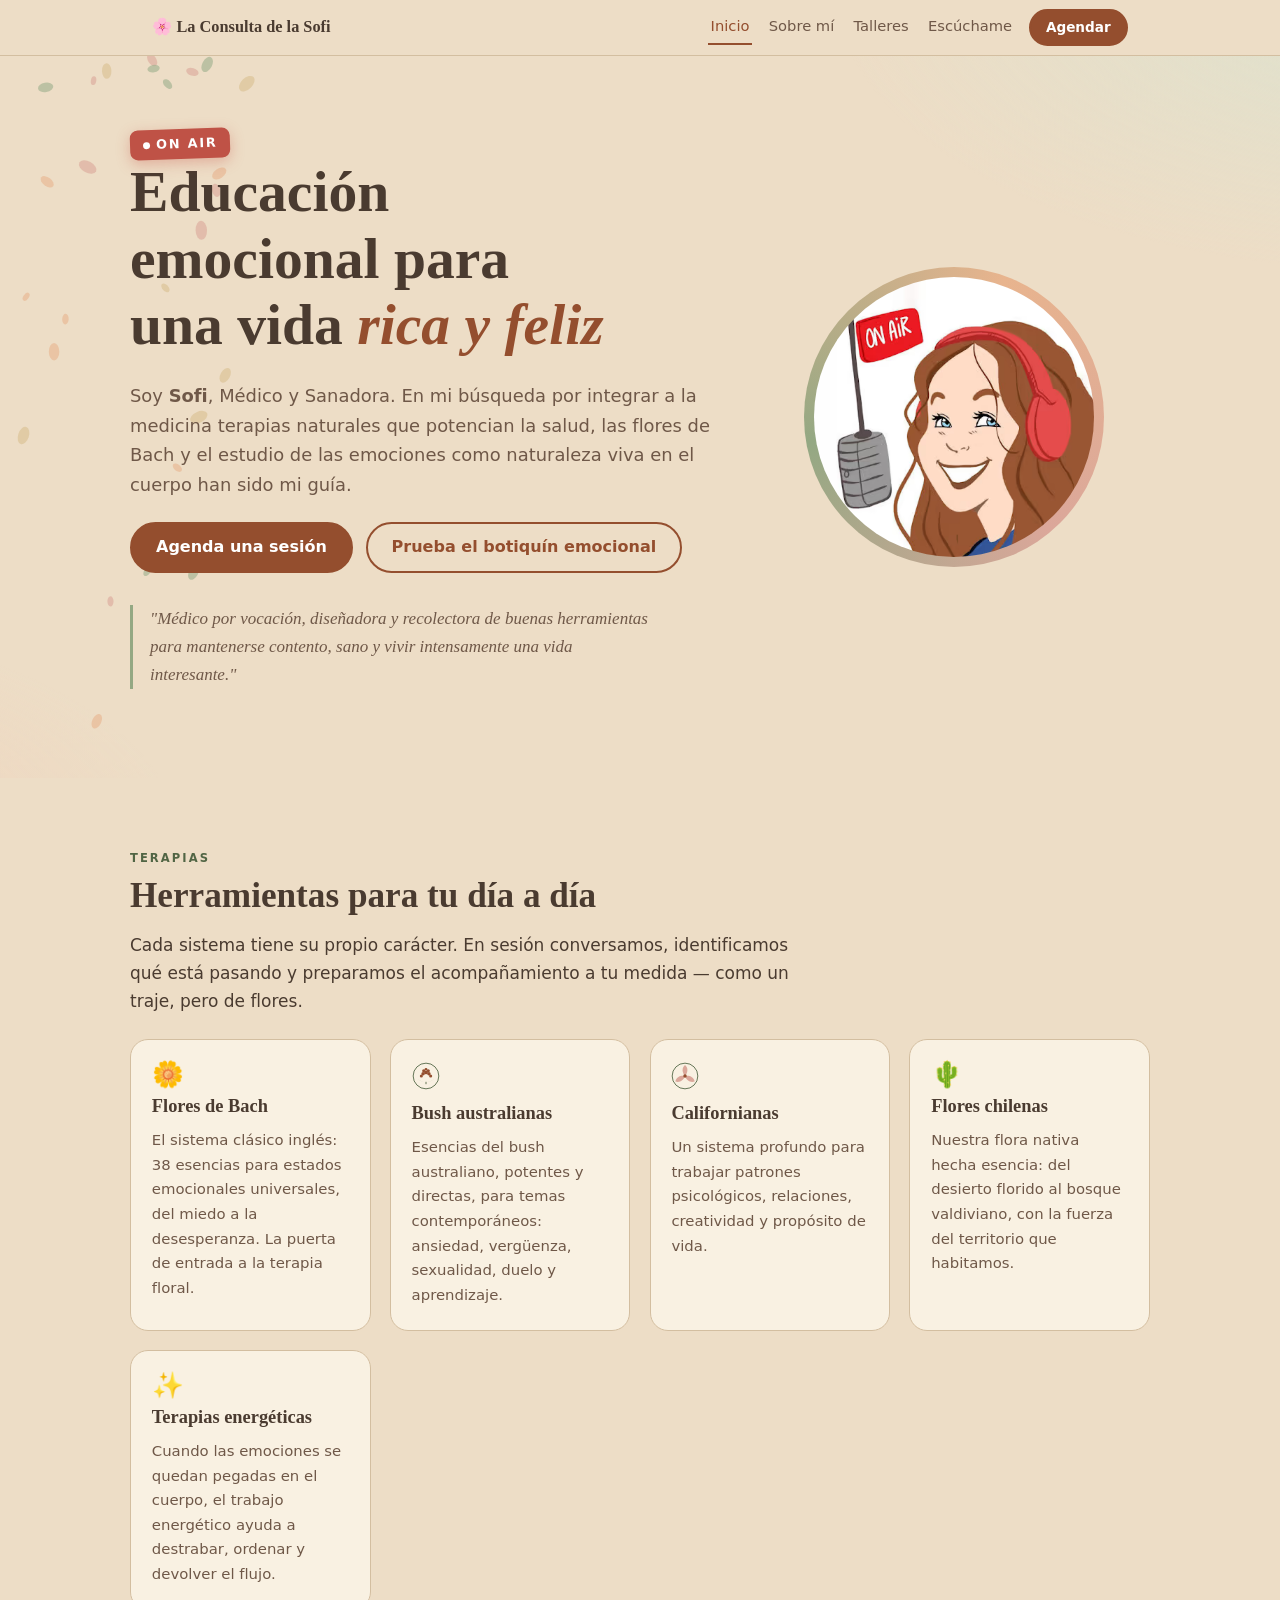
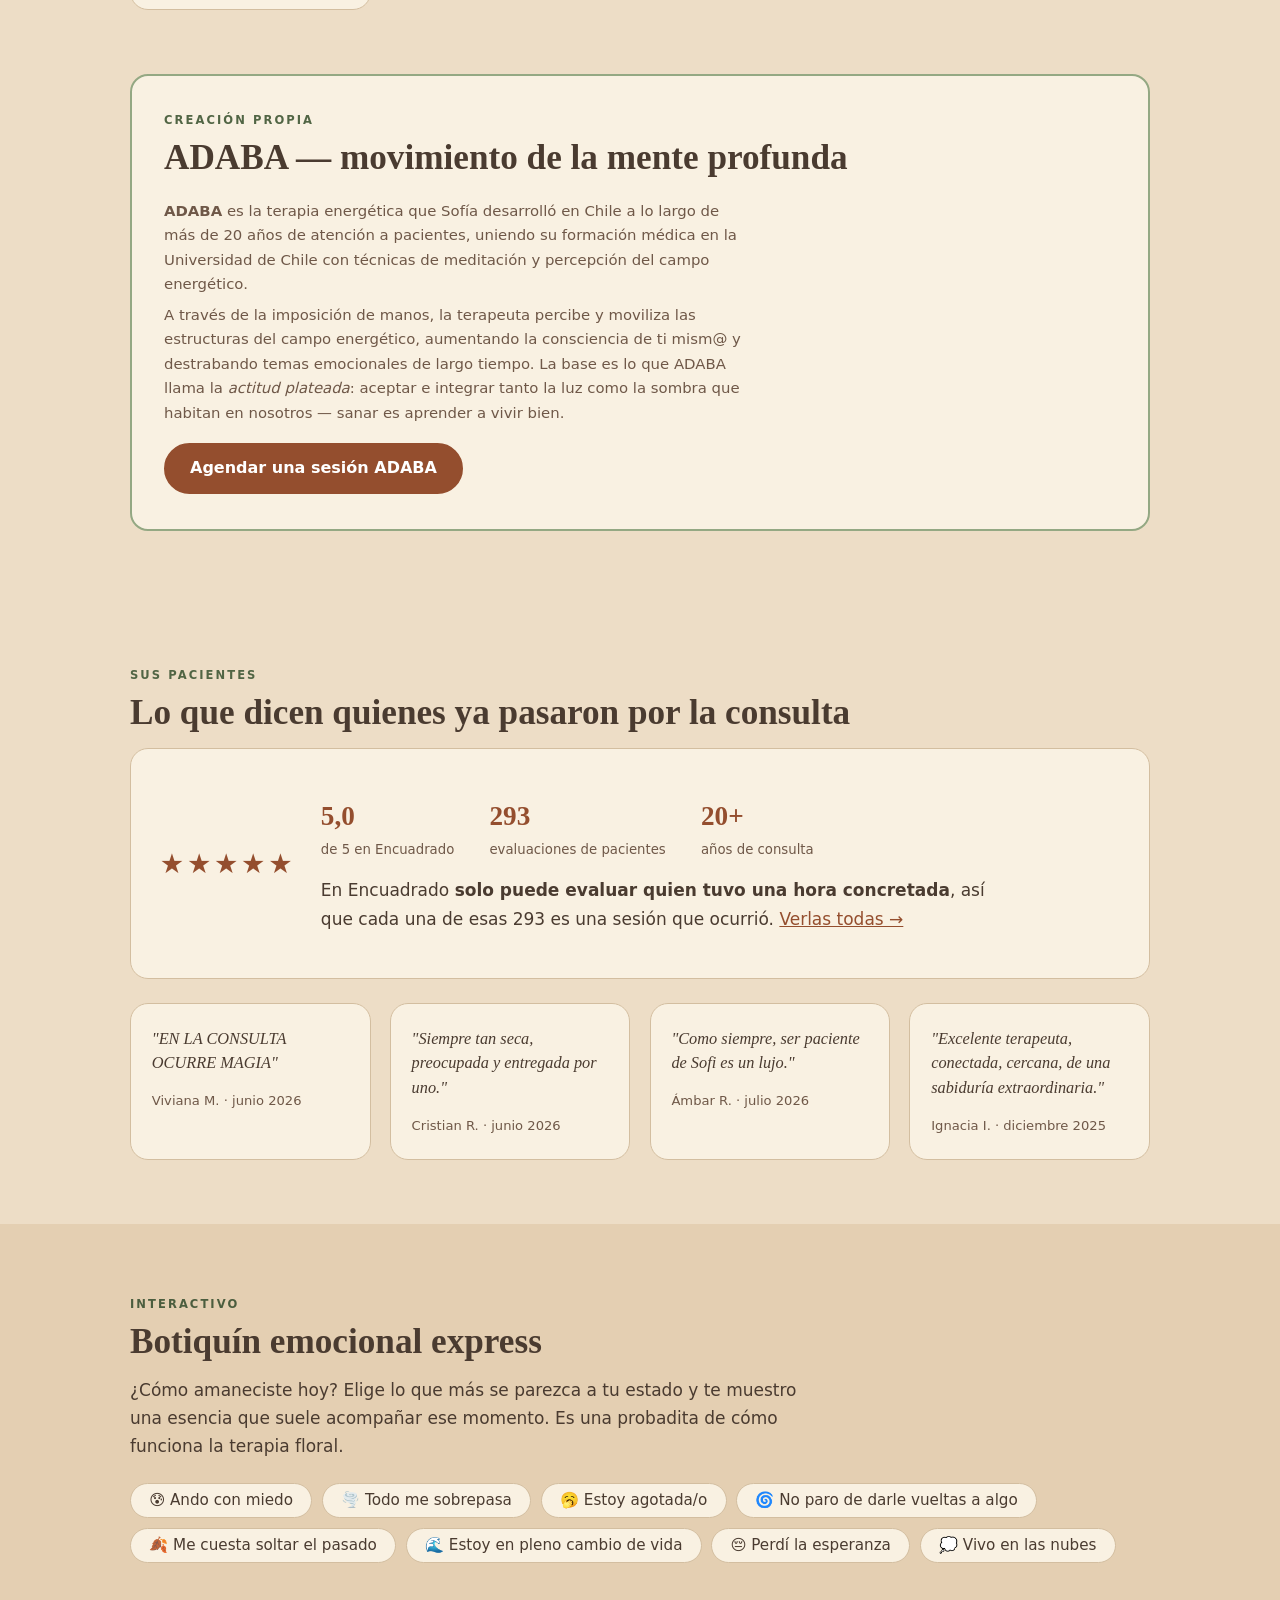
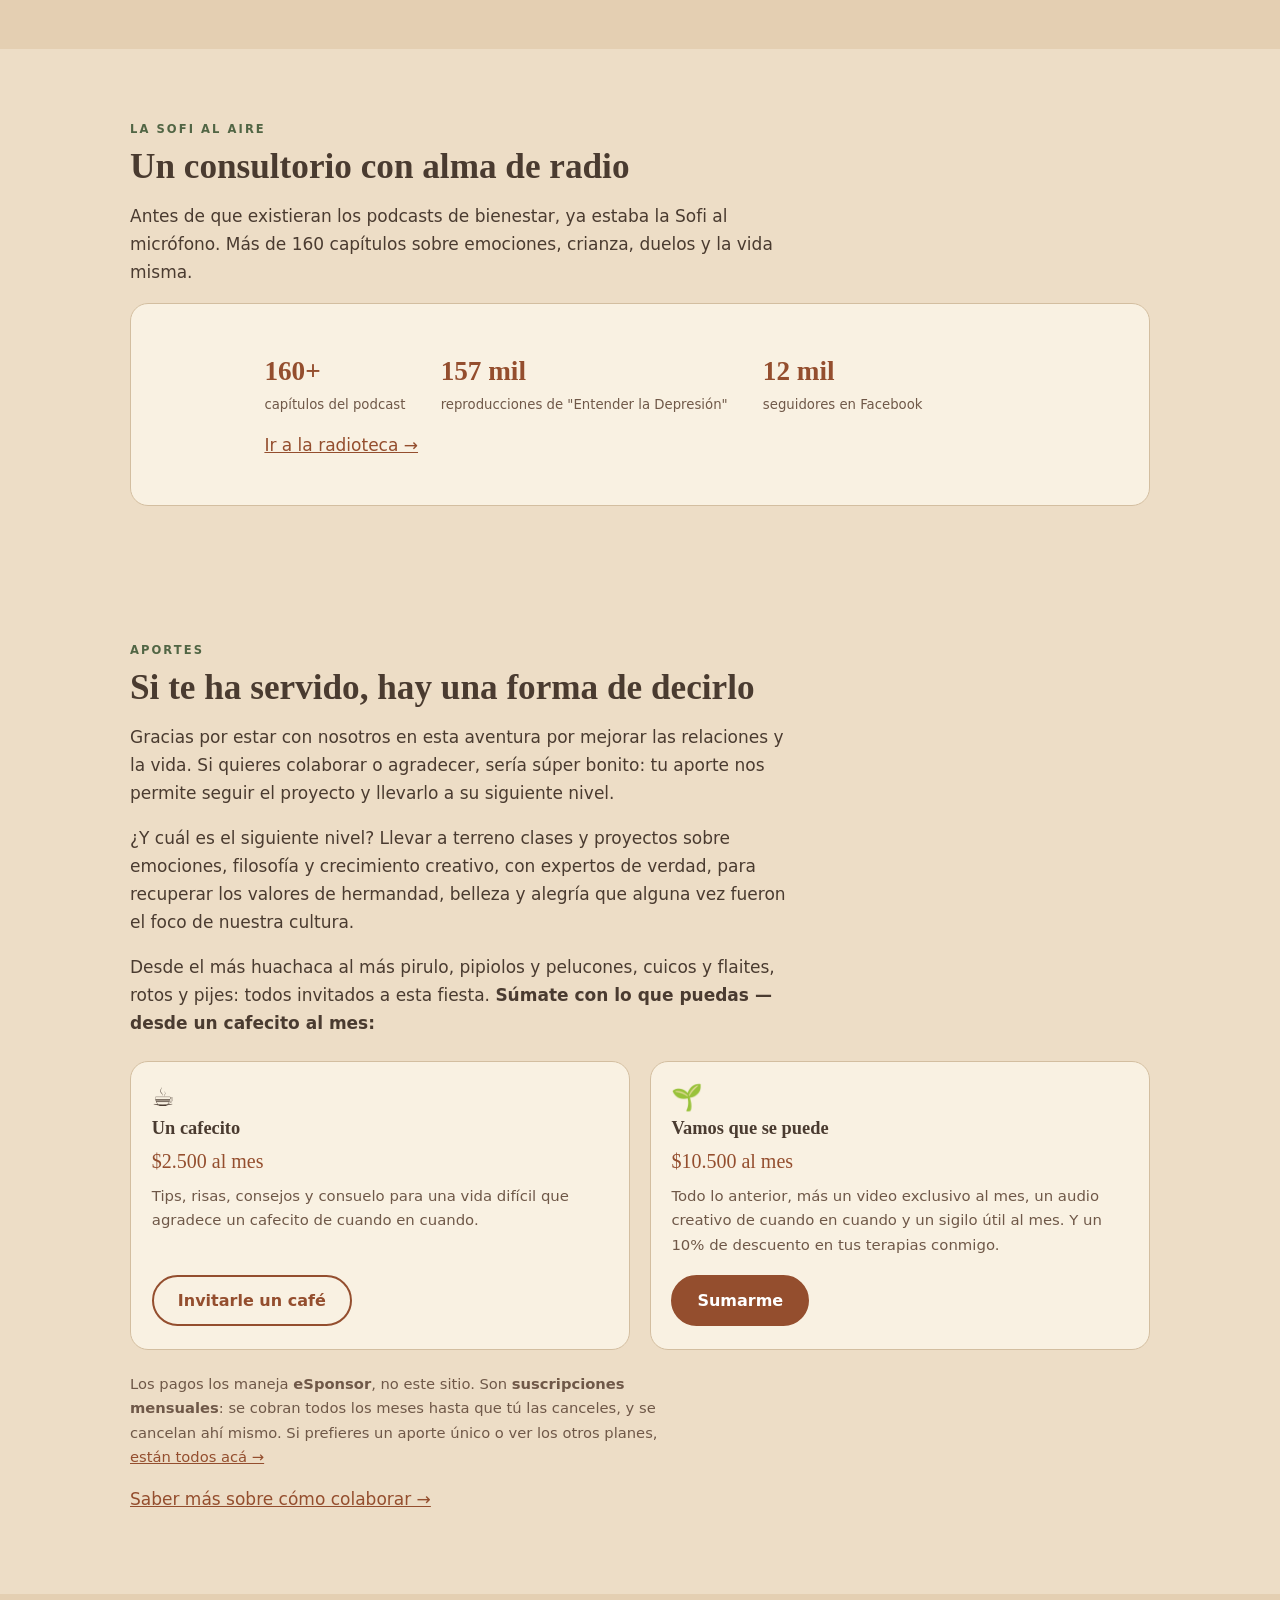
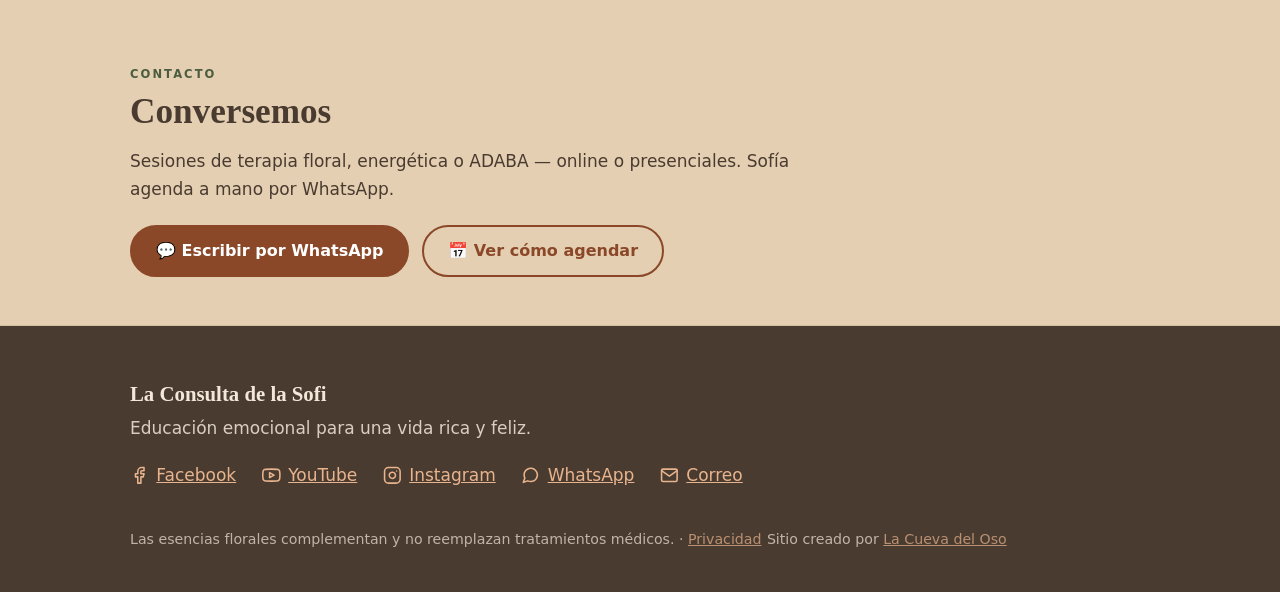
<file: index.html>
<!doctype html>
<html lang="es-CL">
<head>
<meta charset="utf-8">
<meta name="viewport" content="width=device-width, initial-scale=1">
<title>La Consulta de la Sofi — Terapia floral y educación emocional</title>
<meta name="description" content="Sofía Vera, terapeuta floral y energética: flores de Bach, Bush australianas, californianas y chilenas, más ADABA, su método propio. Sin solemnidad.">
<!-- HU-18 · qué se dejó fuera del JSON-LD: plan.md → HU-18. -->
<link rel="canonical" href="https://laconsultadelasofi.cl/">
<meta property="og:type" content="website">
<meta property="og:site_name" content="La Consulta de la Sofi">
<meta property="og:locale" content="es_CL">
<meta property="og:title" content="La Consulta de la Sofi — Terapia floral y educación emocional">
<meta property="og:description" content="Terapia floral, terapias energéticas y ADABA con Sofía Vera. Educación emocional sin solemnidad y con harto humor.">
<meta property="og:url" content="https://laconsultadelasofi.cl/">
<meta property="og:image" content="https://laconsultadelasofi.cl/assets/sofi-avatar.jpg">
<meta property="og:image:width" content="400">
<meta property="og:image:height" content="400">
<meta property="og:image:alt" content="Ilustración de Sofía con audífonos rojos frente a un micrófono de radio">
<!-- summary, no summary_large_image: la imagen es cuadrada. Tarjeta ancha = HU-15. -->
<meta name="twitter:card" content="summary">
<link rel="icon" href="data:image/svg+xml,<svg xmlns=%22http://www.w3.org/2000/svg%22 viewBox=%220 0 100 100%22><text y=%22.9em%22 font-size=%2290%22>🌸</text></svg>">
<link rel="stylesheet" href="css/base.css">
<link rel="stylesheet" href="css/componentes.css">
<link rel="stylesheet" href="css/avatar.css">
<script type="application/ld+json">
{
  "@context": "https://schema.org", "@type": "HealthAndBeautyBusiness",
  "name": "La Consulta de la Sofi",
  "alternateName": "Adaba - Sofi Vera Peruzzi",
  "description": "Terapia floral (Bach, Bush australianas, californianas y chilenas), terapias energéticas y ADABA, método propio de Sofía Vera.",
  "url": "https://laconsultadelasofi.cl/",
  "image": "https://laconsultadelasofi.cl/assets/sofi-avatar.jpg",
  "areaServed": { "@type": "City", "name": "Santiago", "addressRegion": "Región Metropolitana", "addressCountry": "CL" },
  "availableLanguage": "es",
  "founder": {
    "@type": "Person", "name": "Sofía Vera Peruzzi", "jobTitle": "Terapeuta floral y energética",
    "knowsAbout": ["Terapia floral", "Flores de Bach", "Terapia energética", "ADABA", "Educación emocional"]
  },
  "makesOffer": [
    { "@type": "Offer", "itemOffered": { "@type": "Service", "name": "Terapia floral", "description": "Bach, Bush australianas, californianas o chilenas, en mezcla preparada a medida." } },
    { "@type": "Offer", "itemOffered": { "@type": "Service", "name": "Terapia energética", "description": "Trabajo sobre emociones que se quedan pegadas en el cuerpo." } },
    { "@type": "Offer", "itemOffered": { "@type": "Service", "name": "Sesión ADABA", "description": "Método propio desarrollado en más de 20 años de consulta." } }
  ],
  "sameAs": [
    "https://www.youtube.com/@LaConsultadelaSofi",
    "https://www.facebook.com/LaConsultaDeLaSofi",
    "https://www.instagram.com/laconsultadelasofi/",
    "https://encuadrado.com/p/adaba-sofia-vera-peruzzi"
  ]
}
</script>
</head>
<body>
<a class="skip-link" href="#main">Saltar al contenido</a>

<!-- ponytail: nav duplicado en las 6 páginas; sin build no hay includes. Si cambia, cambiarlo en las 6. -->
<nav>
  <div class="wrap">
    <a class="brand" href="./">🌸 La Consulta de la Sofi</a>
    <a class="link" href="./" aria-current="page">Inicio</a>
    <a class="link" href="sobre-mi.html">Sobre mí</a>
    <a class="link" href="talleres.html">Talleres</a>
    <a class="link" href="escuchame.html">Escúchame</a>
    <a class="btn primary small" href="agendar.html">Agendar</a>
  </div>
</nav>

<main id="main">
  <div class="hero">
    <canvas id="petals" aria-hidden="true"></canvas>
    <div class="wrap">
      <div>
        <span class="onair"><span class="dot"></span>ON AIR</span>
        <h1>Educación emocional para una vida <em>rica y feliz</em></h1>
        <p class="sub">Soy <strong>Sofi</strong>, Médico y Sanadora. En mi búsqueda por integrar a la medicina terapias naturales que potencian la salud, las flores de Bach y el estudio de las emociones como naturaleza viva en el cuerpo han sido mi guía.</p>
        <div class="cta-row">
          <a class="btn primary" href="https://wa.me/56928192203?text=Hola%20Sofi%2C%20te%20escribo%20desde%20tu%20p%C3%A1gina" target="_blank" rel="noopener">Agenda una sesión</a>
          <a class="btn" href="#botiquin">Prueba el botiquín emocional</a>
        </div>
        <p class="credo">"Médico por vocación, diseñadora y recolectora de buenas herramientas para mantenerse contento, sano y vivir intensamente una vida interesante."</p>
      </div>
      <div class="avatar-ring avatar-intro" data-avatar-intro>
        <picture>
          <source srcset="assets/sofi-avatar.avif" type="image/avif">
          <source srcset="assets/sofi-avatar.webp" type="image/webp">
          <img src="assets/sofi-avatar.jpg" width="320" height="320" fetchpriority="high" alt="Ilustración de Sofía con audífonos rojos y un micrófono de radio con el letrero ON AIR">
        </picture>
      </div>
    </div>
  </div>

  <section id="terapias" class="reveal">
    <div class="wrap">
      <span class="eyebrow">Terapias</span>
      <h2>Herramientas para tu día a día</h2>
      <p>Cada sistema tiene su propio carácter. En sesión conversamos, identificamos qué está pasando y preparamos el acompañamiento a tu medida — como un traje, pero de flores.</p>
      <div class="grid">
        <div class="card"><div class="flower">🌼</div><h3>Flores de Bach</h3><p>El sistema clásico inglés: 38 esencias para estados emocionales universales, del miedo a la desesperanza. La puerta de entrada a la terapia floral.</p></div>
        <div class="card"><div class="flower"><svg viewBox="0 0 48 48" width="28" height="28" aria-hidden="true"><circle cx="24" cy="24" r="22" fill="none" stroke="var(--sage-ink)" stroke-width="1.5"/><path d="M24 34 C16 34 10 30 10 30 C14 33 20 34 24 34 C28 34 34 33 38 30 C38 30 32 34 24 34 Z" fill="var(--sage)"/><line x1="24" y1="34" x2="24" y2="38" stroke="var(--sage-ink)" stroke-width="1.5"/><g fill="var(--coral)"><circle cx="24" cy="18" r="3.2"/><circle cx="19" cy="20" r="3"/><circle cx="29" cy="20" r="3"/><circle cx="16" cy="24" r="2.6"/><circle cx="32" cy="24" r="2.6"/><circle cx="20" cy="15" r="2.6"/><circle cx="28" cy="15" r="2.6"/><circle cx="24" cy="12.5" r="2.4"/></g></svg></div><h3>Bush australianas</h3><p>Esencias del bush australiano, potentes y directas, para temas contemporáneos: ansiedad, vergüenza, sexualidad, duelo y aprendizaje.</p></div>
        <div class="card"><div class="flower"><svg viewBox="0 0 48 48" width="28" height="28" aria-hidden="true"><circle cx="24" cy="24" r="22" fill="none" stroke="var(--sage-ink)" stroke-width="1.5"/><g fill="var(--rose)"><path d="M24 24 C19 18 18 10 24 5 C30 10 29 18 24 24 Z"/><path d="M24 24 C19 18 18 10 24 5 C30 10 29 18 24 24 Z" transform="rotate(120 24 24)"/><path d="M24 24 C19 18 18 10 24 5 C30 10 29 18 24 24 Z" transform="rotate(240 24 24)"/></g><circle cx="24" cy="24" r="3" fill="var(--coral)"/></svg></div><h3>Californianas</h3><p>Un sistema profundo para trabajar patrones psicológicos, relaciones, creatividad y propósito de vida.</p></div>
        <div class="card"><div class="flower">🌵</div><h3>Flores chilenas</h3><p>Nuestra flora nativa hecha esencia: del desierto florido al bosque valdiviano, con la fuerza del territorio que habitamos.</p></div>
        <div class="card"><div class="flower">✨</div><h3>Terapias energéticas</h3><p>Cuando las emociones se quedan pegadas en el cuerpo, el trabajo energético ayuda a destrabar, ordenar y devolver el flujo.</p></div>
      </div>
    </div>
  </section>

  <section id="adaba" class="reveal" style="padding-top:0">
    <div class="wrap">
      <div class="card" style="border:2px solid var(--sage); padding:2.2rem 2rem">
        <span class="eyebrow">Creación propia</span>
        <h2>ADABA — movimiento de la mente profunda</h2>
        <p><strong>ADABA</strong> es la terapia energética que Sofía desarrolló en Chile a lo largo de más de 20 años de atención a pacientes, uniendo su formación médica en la Universidad de Chile con técnicas de meditación y percepción del campo energético.</p>
        <p>A través de la imposición de manos, la terapeuta percibe y moviliza las estructuras del campo energético, aumentando la consciencia de ti mism@ y destrabando temas emocionales de largo tiempo. La base es lo que ADABA llama la <em>actitud plateada</em>: aceptar e integrar tanto la luz como la sombra que habitan en nosotros — sanar es aprender a vivir bien.</p>
        <a class="btn primary" href="https://wa.me/56928192203?text=Hola%20Sofi%2C%20quiero%20agendar%20una%20sesi%C3%B3n%20ADABA" target="_blank" rel="noopener">Agendar una sesión ADABA</a>
      </div>
    </div>
  </section>

  <!-- Testimonios · fuente: Encuadrado, 2026-07-26. Van con inicial y no con el
       apellido completo: es un dato de salud (ley 21.719). Banco de citas de
       repuesto y decisión de privacidad en la-consulta/docs/encuadrado.md. -->
  <section id="testimonios" class="reveal">
    <div class="wrap">
      <span class="eyebrow">Sus pacientes</span>
      <h2>Lo que dicen quienes ya pasaron por la consulta</h2>
      <div class="panel">
        <div class="rating" role="img" aria-label="Calificación 5 de 5">★★★★★</div>
        <div>
          <div class="stat-row">
            <div class="stat"><b>5,0</b><span>de 5 en Encuadrado</span></div>
            <div class="stat"><b>293</b><span>evaluaciones de pacientes</span></div>
            <div class="stat"><b>20+</b><span>años de consulta</span></div>
          </div>
          <p style="margin-top:1rem">En Encuadrado <strong>solo puede evaluar quien tuvo una hora concretada</strong>, así que cada una de esas 293 es una sesión que ocurrió. <a href="https://encuadrado.com/p/adaba-sofia-vera-peruzzi" target="_blank" rel="noopener">Verlas todas →</a></p>
        </div>
      </div>
      <div class="grid">
        <div class="card">
          <div class="testi">"EN LA CONSULTA OCURRE MAGIA"</div>
          <div class="testi-quien">Viviana M. · junio 2026</div>
        </div>
        <div class="card">
          <div class="testi">"Siempre tan seca, preocupada y entregada por uno."</div>
          <div class="testi-quien">Cristian R. · junio 2026</div>
        </div>
        <div class="card">
          <div class="testi">"Como siempre, ser paciente de Sofi es un lujo."</div>
          <div class="testi-quien">Ámbar R. · julio 2026</div>
        </div>
        <div class="card">
          <div class="testi">"Excelente terapeuta, conectada, cercana, de una sabiduría extraordinaria."</div>
          <div class="testi-quien">Ignacia I. · diciembre 2025</div>
        </div>
      </div>
    </div>
  </section>

  <section class="alt reveal" id="botiquin">
    <div class="wrap">
      <span class="eyebrow">Interactivo</span>
      <h2>Botiquín emocional express</h2>
      <p>¿Cómo amaneciste hoy? Elige lo que más se parezca a tu estado y te muestro una esencia que suele acompañar ese momento. Es una probadita de cómo funciona la terapia floral.</p>
      <div class="chips" id="chips" role="group" aria-label="Elige tu estado emocional"></div>
      <div class="receta" id="receta" hidden aria-live="polite">
        <img id="r-img" alt="">
        <span class="sistema" id="r-sistema"></span>
        <p class="esencia" id="r-esencia"></p>
        <p id="r-desc"></p>
        <p class="nota">🌿 Esto es solo una pincelada: la mezcla real se prepara en sesión, conversando y mirando el cuadro completo. Ninguna esencia reemplaza atención médica profesional.</p>
        <p class="nota">Ilustraciones de las flores hechas por Alejandro Uwe en base a las ilustraciones originales de Sofía Vera.</p>
      </div>
    </div>
  </section>

  <section class="reveal">
    <div class="wrap">
      <span class="eyebrow">La Sofi al aire</span>
      <h2>Un consultorio con alma de radio</h2>
      <p>Antes de que existieran los podcasts de bienestar, ya estaba la Sofi al micrófono. Más de 160 capítulos sobre emociones, crianza, duelos y la vida misma.</p>
      <div class="panel">
        <div class="eq" aria-hidden="true"><span></span><span></span><span></span><span></span><span></span><span></span></div>
        <div>
          <!-- HU-10 · verificado el 2026-07-26: 162 videos, 157 k vistas del cap. 1,
               12 mil seguidores en Facebook (el canal tiene 3,96 mil, de ahí la
               etiqueta). Fuentes y detalle en la-consulta/docs/plan.md → HU-10. -->
          <div class="stat-row">
            <div class="stat"><b>160+</b><span>capítulos del podcast</span></div>
            <div class="stat"><b>157 mil</b><span>reproducciones de "Entender la Depresión"</span></div>
            <div class="stat"><b>12 mil</b><span>seguidores en Facebook</span></div>
          </div>
          <p style="margin-top:1rem"><a href="escuchame.html">Ir a la radioteca →</a></p>
        </div>
      </div>
    </div>
  </section>

  <!-- HU-22 · Aportes. Copy de Sofía, aprobada por ella el 2026-07-28 (habla en
       plural a propósito: el "nosotros" es la comunidad, incluye al donante).
       Ningún dato de pago pasa por acá. Se muestran 2 de los 4 planes de eSponsor;
       por qué esos dos, en la-consulta/docs/aportes.md. -->
  <section id="aportes" class="reveal">
    <div class="wrap">
      <span class="eyebrow">Aportes</span>
      <h2>Si te ha servido, hay una forma de decirlo</h2>
      <p>Gracias por estar con nosotros en esta aventura por mejorar las relaciones y la vida. Si quieres colaborar o agradecer, sería súper bonito: tu aporte nos permite seguir el proyecto y llevarlo a su siguiente nivel.</p>
      <p>¿Y cuál es el siguiente nivel? Llevar a terreno clases y proyectos sobre emociones, filosofía y crecimiento creativo, con expertos de verdad, para recuperar los valores de hermandad, belleza y alegría que alguna vez fueron el foco de nuestra cultura.</p>
      <p>Desde el más huachaca al más pirulo, pipiolos y pelucones, cuicos y flaites, rotos y pijes: todos invitados a esta fiesta. <strong>Súmate con lo que puedas — desde un cafecito al mes:</strong></p>
      <div class="grid">
        <div class="card">
          <div class="flower">☕</div>
          <h3>Un cafecito</h3>
          <div class="precio">$2.500 al mes</div>
          <p>Tips, risas, consejos y consuelo para una vida difícil que agradece un cafecito de cuando en cuando.</p>
          <a class="btn" href="https://esponsor.com/sofia-vera/subscribe/q84l469klz" target="_blank" rel="noopener">Invitarle un café</a>
        </div>
        <div class="card">
          <div class="flower">🌱</div>
          <h3>Vamos que se puede</h3>
          <div class="precio">$10.500 al mes</div>
          <p>Todo lo anterior, más un video exclusivo al mes, un audio creativo de cuando en cuando y un sigilo útil al mes. Y un 10% de descuento en tus terapias conmigo.</p>
          <a class="btn primary" href="https://esponsor.com/sofia-vera/subscribe/63x2qq5728" target="_blank" rel="noopener">Sumarme</a>
        </div>
      </div>
      <p class="nota-pie">Los pagos los maneja <strong>eSponsor</strong>, no este sitio. Son <strong>suscripciones mensuales</strong>: se cobran todos los meses hasta que tú las canceles, y se cancelan ahí mismo. Si prefieres un aporte único o ver los otros planes, <a href="https://esponsor.com/sofia-vera" target="_blank" rel="noopener">están todos acá →</a></p>
      <p style="margin-top:1rem"><a href="colaborar.html">Saber más sobre cómo colaborar →</a></p>
    </div>
  </section>

  <section class="alt reveal" id="contacto" style="padding-bottom:3rem">
    <div class="wrap">
      <span class="eyebrow">Contacto</span>
      <h2>Conversemos</h2>
      <p>Sesiones de terapia floral, energética o ADABA — online o presenciales. Sofía agenda a mano por WhatsApp.</p>
      <div class="cta-row">
        <a class="btn primary" href="https://wa.me/56928192203?text=Hola%20Sofi%2C%20te%20escribo%20desde%20tu%20p%C3%A1gina" target="_blank" rel="noopener">💬 Escribir por WhatsApp</a>
        <a class="btn" href="agendar.html">📅 Ver cómo agendar</a>
      </div>
    </div>
  </section>
</main>

<!-- ponytail: footer duplicado en las 6 páginas. Si cambia, cambiarlo en las 6. -->
<footer>
  <div class="wrap">
    <h2 style="font-size:1.3rem">La Consulta de la Sofi</h2>
    <p style="opacity:.85">Educación emocional para una vida rica y feliz.</p>
    <ul class="links">
      <li><a class="ico-link" href="https://www.facebook.com/LaConsultaDeLaSofi" target="_blank" rel="noopener"><svg class="ico" viewBox="0 0 24 24" aria-hidden="true"><path d="M18 2h-3a5 5 0 0 0-5 5v3H7v4h3v8h4v-8h3l1-4h-4V7a1 1 0 0 1 1-1h3z"/></svg>Facebook</a></li>
      <li><a class="ico-link" href="https://www.youtube.com/@LaConsultadelaSofi" target="_blank" rel="noopener"><svg class="ico" viewBox="0 0 24 24" aria-hidden="true"><path d="M22.54 6.42a2.78 2.78 0 0 0-1.94-2C18.88 4 12 4 12 4s-6.88 0-8.6.46a2.78 2.78 0 0 0-1.94 2A29 29 0 0 0 1 11.75a29 29 0 0 0 .46 5.33A2.78 2.78 0 0 0 3.4 19c1.72.46 8.6.46 8.6.46s6.88 0 8.6-.46a2.78 2.78 0 0 0 1.94-1.92 29 29 0 0 0 .46-5.25 29 29 0 0 0-.46-5.41z"/><polygon points="9.75 15.02 15.5 11.75 9.75 8.48 9.75 15.02"/></svg>YouTube</a></li>
      <li><a class="ico-link" href="https://www.instagram.com/laconsultadelasofi/" target="_blank" rel="noopener"><svg class="ico" viewBox="0 0 24 24" aria-hidden="true"><rect x="2" y="2" width="20" height="20" rx="5"/><path d="M16 11.37A4 4 0 1 1 12.63 8 4 4 0 0 1 16 11.37z"/><line x1="17.5" y1="6.5" x2="17.51" y2="6.5"/></svg>Instagram</a></li>
      <li><a class="ico-link" href="https://wa.me/56928192203?text=Hola%20Sofi%2C%20te%20escribo%20desde%20tu%20p%C3%A1gina" target="_blank" rel="noopener"><svg class="ico" viewBox="0 0 24 24" aria-hidden="true"><path d="M21 11.5a8.38 8.38 0 0 1-.9 3.8 8.5 8.5 0 0 1-7.6 4.7 8.38 8.38 0 0 1-3.8-.9L3 21l1.9-5.7a8.38 8.38 0 0 1-.9-3.8 8.5 8.5 0 0 1 4.7-7.6 8.38 8.38 0 0 1 3.8-.9h.5a8.48 8.48 0 0 1 8 8z"/></svg>WhatsApp</a></li>
      <li><a class="ico-link" href="mailto:contacto@laconsultadelasofi.cl"><svg class="ico" viewBox="0 0 24 24" aria-hidden="true"><rect x="2" y="4" width="20" height="16" rx="2"/><polyline points="22,6 12,13 2,6"/></svg>Correo</a></li>
    </ul>
    <small>Las esencias florales complementan y no reemplazan tratamientos médicos. · <a href="privacidad.html">Privacidad</a></small>
    <small>Sitio creado por <a href="https://lacuevadeloso.cl" target="_blank" rel="noopener">La Cueva del Oso</a></small>
  </div>
</footer>

<script src="js/datos.js" defer></script>
<script src="js/botiquin.js" defer></script>
<script src="js/petalos.js" defer></script>
<script src="js/reveals.js" defer></script>
<script src="js/avatar.js?v=2" defer></script>
</body>
</html>
</file>
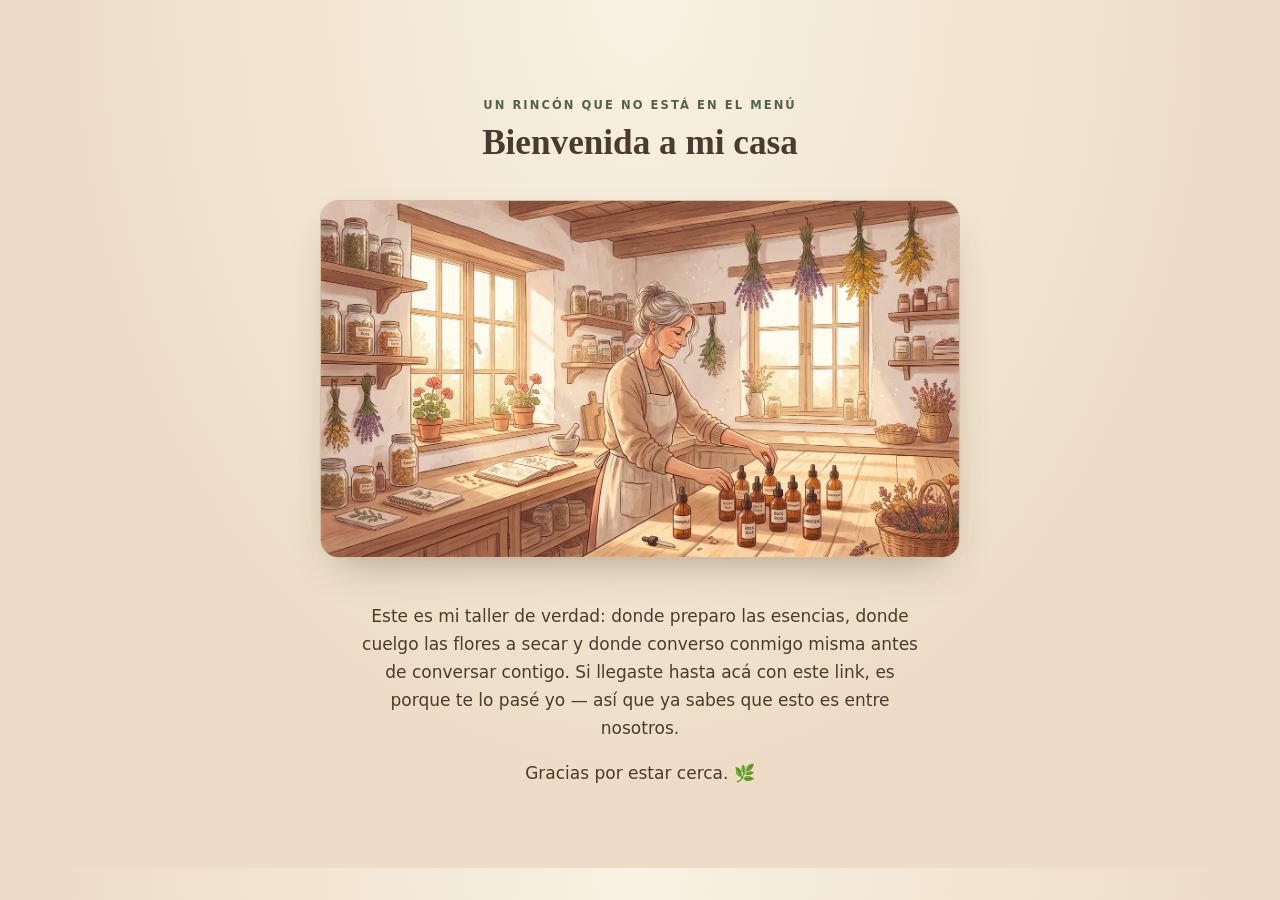
<file: micasa/index.html>
<!doctype html>
<html lang="es-CL">
<head>
<meta charset="utf-8">
<meta name="viewport" content="width=device-width, initial-scale=1">
<title>Mi casa — La Sofi</title>
<meta name="robots" content="noindex, nofollow">
<link rel="icon" href="data:image/svg+xml,<svg xmlns=%22http://www.w3.org/2000/svg%22 viewBox=%220 0 100 100%22><text y=%22.9em%22 font-size=%2290%22>🌸</text></svg>">
<link rel="stylesheet" href="../css/base.css">
<style>
  body{background:radial-gradient(ellipse at top, var(--card), var(--paper) 65%)}
  .micasa .wrap{max-width:640px; text-align:center; padding-top:2rem}
  .micasa .eyebrow{display:block}
  .micasa .foto{
    width:100%; border-radius:var(--radius); margin:1.4rem 0 1.8rem;
    box-shadow:0 18px 40px -18px color-mix(in srgb, var(--ink) 45%, transparent);
    border:1px solid var(--line);
  }
  .micasa p{max-width:52ch; margin-left:auto; margin-right:auto}
</style>
</head>
<body>

<main>
  <section class="micasa">
    <div class="wrap">
      <span class="eyebrow">Un rincón que no está en el menú</span>
      <h1>Bienvenida a mi casa</h1>
      <img class="foto" src="../assets/taller-herbolaria.jpg"
        alt="Taller luminoso lleno de frascos de vidrio con esencias, hierbas secas colgando y plantas en flor">
      <p>Este es mi taller de verdad: donde preparo las esencias, donde
        cuelgo las flores a secar y donde converso conmigo misma antes de
        conversar contigo. Si llegaste hasta acá con este link, es porque
        te lo pasé yo — así que ya sabes que esto es entre nosotros.</p>
      <p>Gracias por estar cerca. 🌿</p>
    </div>
  </section>
</main>

</body>
</html>
</file>
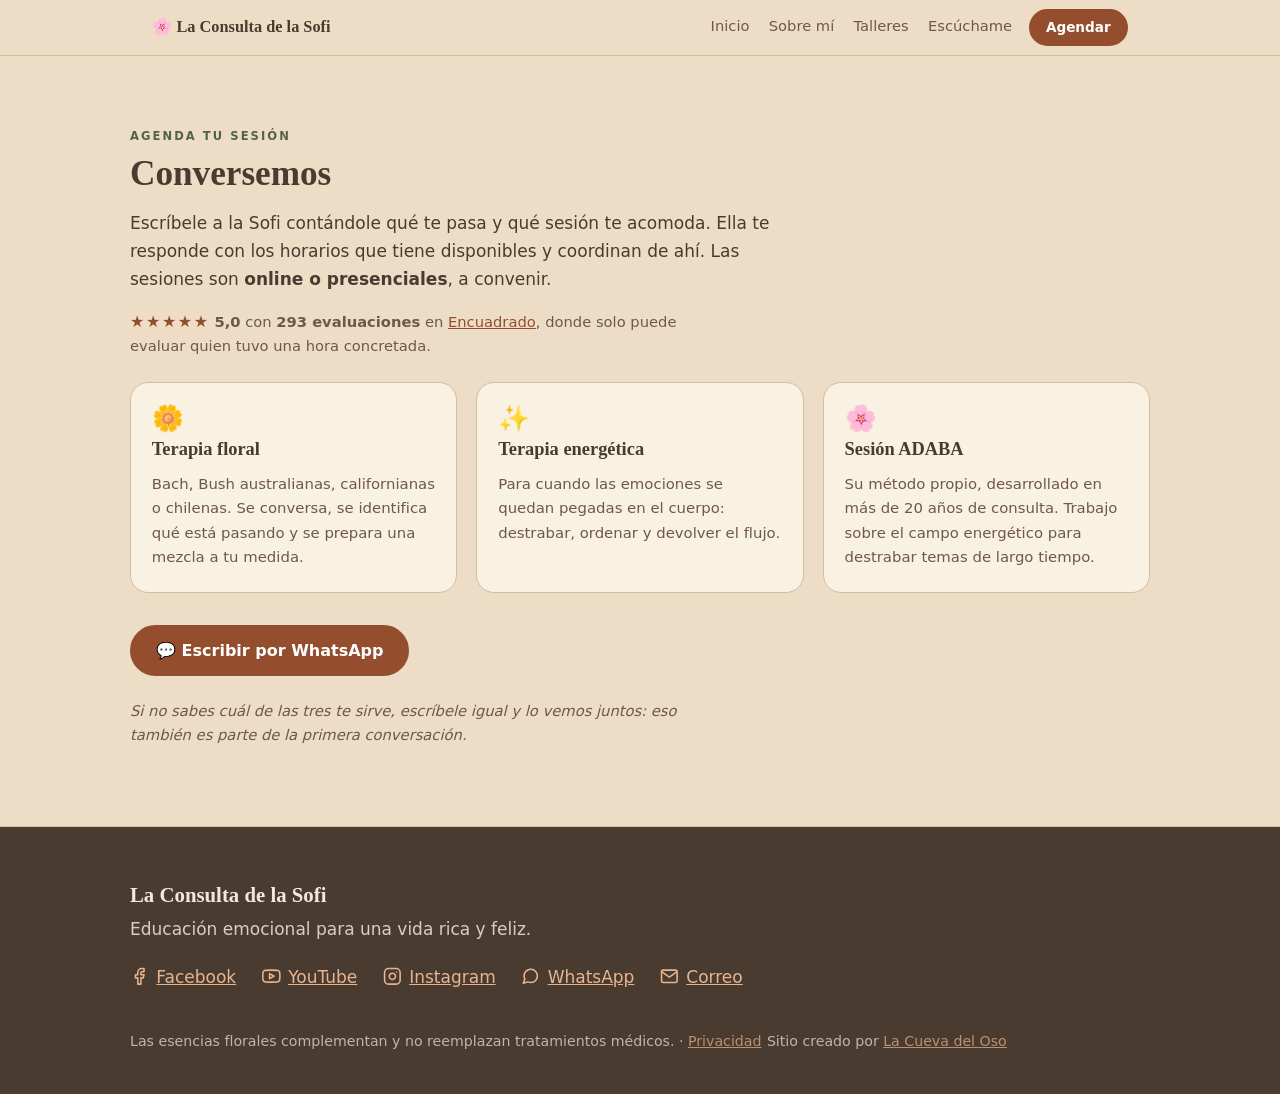
<file: agendar.html>
<!doctype html>
<html lang="es-CL">
<head>
<meta charset="utf-8">
<meta name="viewport" content="width=device-width, initial-scale=1">
<title>Agendar una sesión — La Consulta de la Sofi</title>
<meta name="description" content="Agenda terapia floral, terapia energética o una sesión ADABA con Sofía Vera. Le escribes contándole qué te pasa y coordinan los horarios de ahí.">
<link rel="canonical" href="https://laconsultadelasofi.cl/agendar.html">
<meta property="og:type" content="website">
<meta property="og:site_name" content="La Consulta de la Sofi">
<meta property="og:locale" content="es_CL">
<meta property="og:title" content="Agendar una sesión con la Sofi">
<meta property="og:description" content="Terapia floral, terapia energética o ADABA. Escríbele contándole qué te pasa y coordinan.">
<meta property="og:url" content="https://laconsultadelasofi.cl/agendar.html">
<meta property="og:image" content="https://laconsultadelasofi.cl/assets/sofi-avatar.jpg">
<meta property="og:image:width" content="400">
<meta property="og:image:height" content="400">
<meta property="og:image:alt" content="Ilustración de Sofía con audífonos rojos frente a un micrófono de radio">
<meta name="twitter:card" content="summary">
<link rel="icon" href="data:image/svg+xml,<svg xmlns=%22http://www.w3.org/2000/svg%22 viewBox=%220 0 100 100%22><text y=%22.9em%22 font-size=%2290%22>🌸</text></svg>">
<link rel="stylesheet" href="css/base.css">
<link rel="stylesheet" href="css/componentes.css">
</head>
<body>
<a class="skip-link" href="#main">Saltar al contenido</a>

<!-- ponytail: nav duplicado en las 6 páginas; sin build no hay includes. Si cambia, cambiarlo en las 6. -->
<nav>
  <div class="wrap">
    <a class="brand" href="./">🌸 La Consulta de la Sofi</a>
    <a class="link" href="./">Inicio</a>
    <a class="link" href="sobre-mi.html">Sobre mí</a>
    <a class="link" href="talleres.html">Talleres</a>
    <a class="link" href="escuchame.html">Escúchame</a>
    <a class="btn primary small" href="agendar.html" aria-current="page">Agendar</a>
  </div>
</nav>

<main id="main">
  <section>
    <div class="wrap">
      <span class="eyebrow">Agenda tu sesión</span>
      <h1>Conversemos</h1>
      <p>Escríbele a la Sofi contándole qué te pasa y qué sesión te acomoda. Ella
        te responde con los horarios que tiene disponibles y coordinan de ahí.
        Las sesiones son <strong>online o presenciales</strong>, a convenir.</p>

      <!-- Prueba social verificable, no adjetivos: la cifra viene de Encuadrado
           (leída el 2026-07-26) y se enlaza a la fuente para que se pueda comprobar. -->
      <p class="nota-pie" style="margin-top:.4rem">
        <span class="rating" style="font-size:1rem">★★★★★</span>
        <strong>5,0</strong> con <strong>293 evaluaciones</strong> en
        <a href="https://encuadrado.com/p/adaba-sofia-vera-peruzzi" target="_blank" rel="noopener">Encuadrado</a>,
        donde solo puede evaluar quien tuvo una hora concretada.</p>

      <div class="grid">
        <div class="card"><div class="flower">🌼</div><h3>Terapia floral</h3><p>Bach, Bush australianas, californianas o chilenas. Se conversa, se identifica qué está pasando y se prepara una mezcla a tu medida.</p></div>
        <div class="card"><div class="flower">✨</div><h3>Terapia energética</h3><p>Para cuando las emociones se quedan pegadas en el cuerpo: destrabar, ordenar y devolver el flujo.</p></div>
        <div class="card"><div class="flower">🌸</div><h3>Sesión ADABA</h3><p>Su método propio, desarrollado en más de 20 años de consulta. Trabajo sobre el campo energético para destrabar temas de largo tiempo.</p></div>
      </div>

      <!-- HU-08 · confirmado con Sofía: agenda a mano por WhatsApp, no por correo. -->
      <div class="cta-row" style="margin-top:2rem">
        <a class="btn primary" href="https://wa.me/56928192203?text=Hola%20Sofi%2C%20te%20escribo%20desde%20tu%20p%C3%A1gina" target="_blank" rel="noopener">💬 Escribir por WhatsApp</a>
      </div>

      <p class="nota-agenda">Si no sabes cuál de las tres te sirve, escríbele igual
        y lo vemos juntos: eso también es parte de la primera conversación.</p>
    </div>
  </section>
</main>

<!-- ponytail: footer duplicado en las 6 páginas. Si cambia, cambiarlo en las 6. -->
<footer>
  <div class="wrap">
    <h2 style="font-size:1.3rem">La Consulta de la Sofi</h2>
    <p style="opacity:.85">Educación emocional para una vida rica y feliz.</p>
    <ul class="links">
      <li><a class="ico-link" href="https://www.facebook.com/LaConsultaDeLaSofi" target="_blank" rel="noopener"><svg class="ico" viewBox="0 0 24 24" aria-hidden="true"><path d="M18 2h-3a5 5 0 0 0-5 5v3H7v4h3v8h4v-8h3l1-4h-4V7a1 1 0 0 1 1-1h3z"/></svg>Facebook</a></li>
      <li><a class="ico-link" href="https://www.youtube.com/@LaConsultadelaSofi" target="_blank" rel="noopener"><svg class="ico" viewBox="0 0 24 24" aria-hidden="true"><path d="M22.54 6.42a2.78 2.78 0 0 0-1.94-2C18.88 4 12 4 12 4s-6.88 0-8.6.46a2.78 2.78 0 0 0-1.94 2A29 29 0 0 0 1 11.75a29 29 0 0 0 .46 5.33A2.78 2.78 0 0 0 3.4 19c1.72.46 8.6.46 8.6.46s6.88 0 8.6-.46a2.78 2.78 0 0 0 1.94-1.92 29 29 0 0 0 .46-5.25 29 29 0 0 0-.46-5.41z"/><polygon points="9.75 15.02 15.5 11.75 9.75 8.48 9.75 15.02"/></svg>YouTube</a></li>
      <li><a class="ico-link" href="https://www.instagram.com/laconsultadelasofi/" target="_blank" rel="noopener"><svg class="ico" viewBox="0 0 24 24" aria-hidden="true"><rect x="2" y="2" width="20" height="20" rx="5"/><path d="M16 11.37A4 4 0 1 1 12.63 8 4 4 0 0 1 16 11.37z"/><line x1="17.5" y1="6.5" x2="17.51" y2="6.5"/></svg>Instagram</a></li>
      <li><a class="ico-link" href="https://wa.me/56928192203?text=Hola%20Sofi%2C%20te%20escribo%20desde%20tu%20p%C3%A1gina" target="_blank" rel="noopener"><svg class="ico" viewBox="0 0 24 24" aria-hidden="true"><path d="M21 11.5a8.38 8.38 0 0 1-.9 3.8 8.5 8.5 0 0 1-7.6 4.7 8.38 8.38 0 0 1-3.8-.9L3 21l1.9-5.7a8.38 8.38 0 0 1-.9-3.8 8.5 8.5 0 0 1 4.7-7.6 8.38 8.38 0 0 1 3.8-.9h.5a8.48 8.48 0 0 1 8 8z"/></svg>WhatsApp</a></li>
      <li><a class="ico-link" href="mailto:contacto@laconsultadelasofi.cl"><svg class="ico" viewBox="0 0 24 24" aria-hidden="true"><rect x="2" y="4" width="20" height="16" rx="2"/><polyline points="22,6 12,13 2,6"/></svg>Correo</a></li>
    </ul>
    <small>Las esencias florales complementan y no reemplazan tratamientos médicos. · <a href="privacidad.html">Privacidad</a></small>
    <small>Sitio creado por <a href="https://lacuevadeloso.cl" target="_blank" rel="noopener">La Cueva del Oso</a></small>
  </div>
</footer>


</body>
</html>
</file>
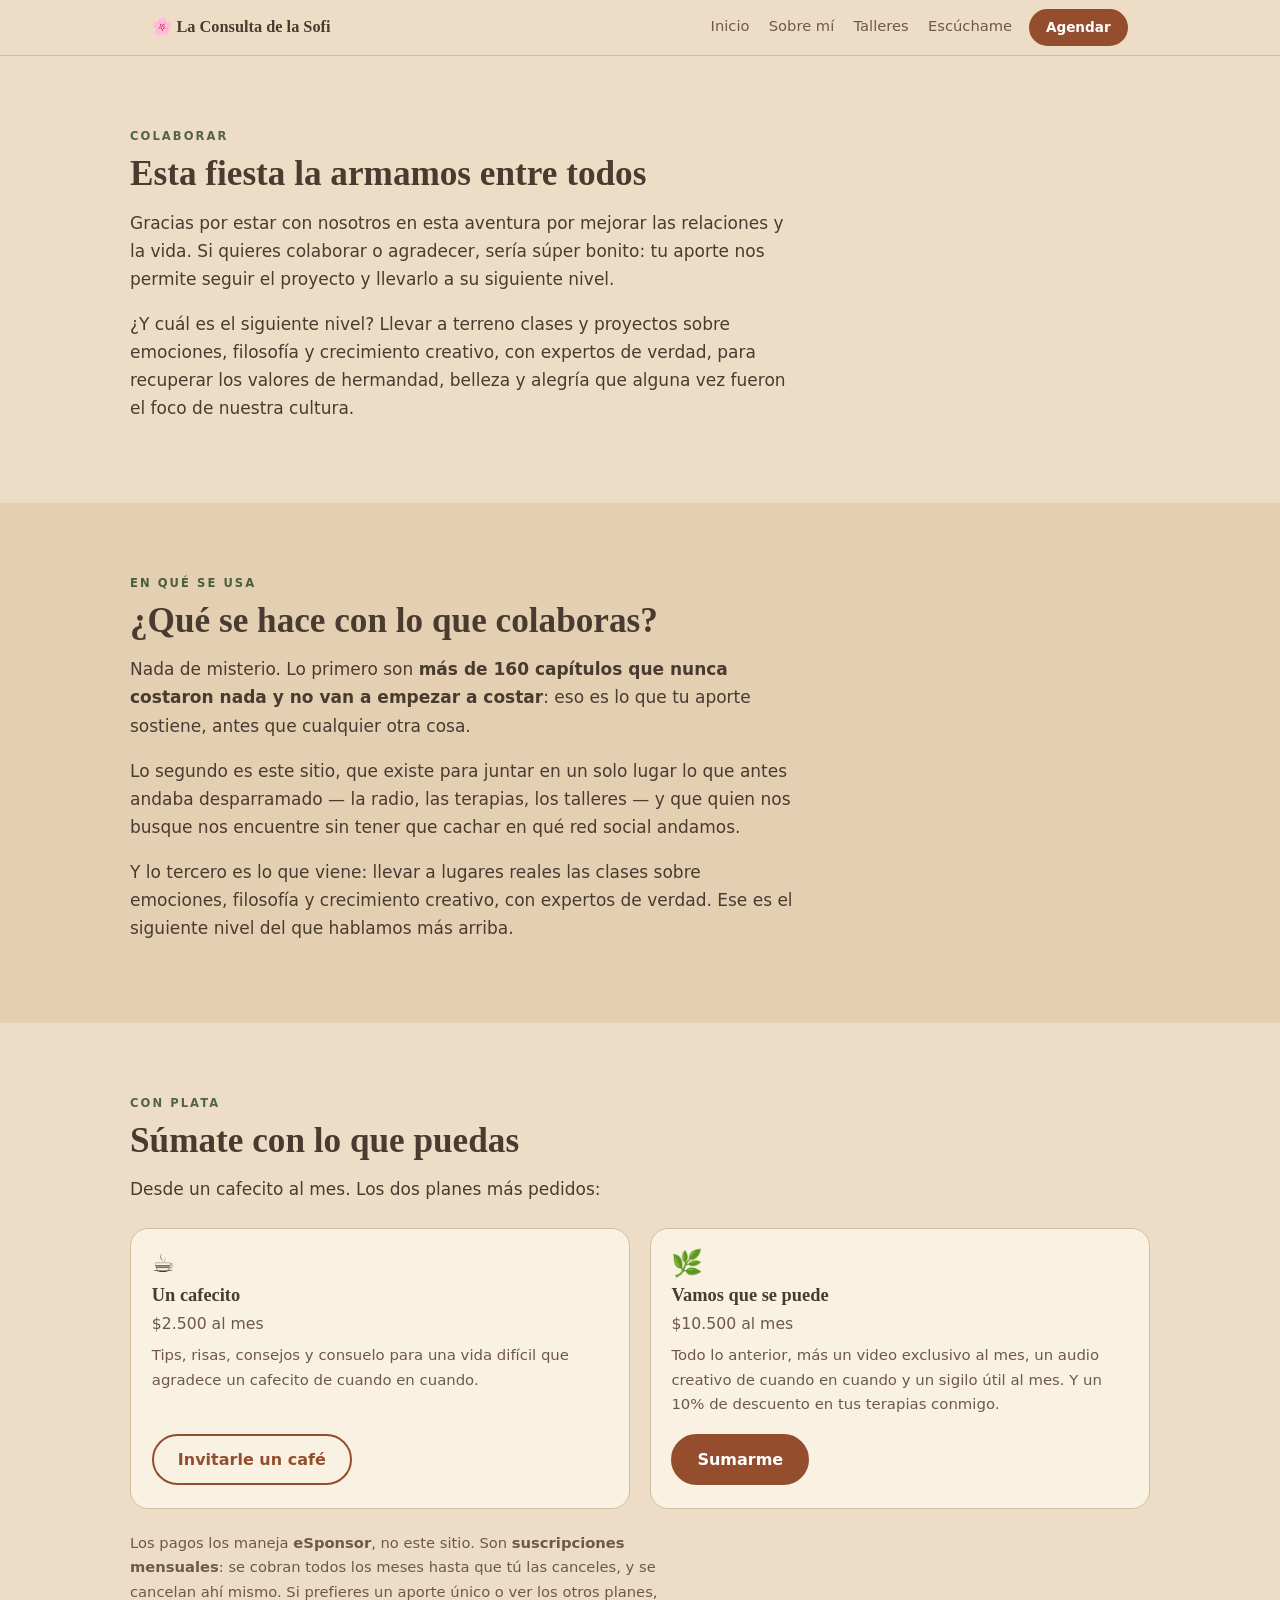
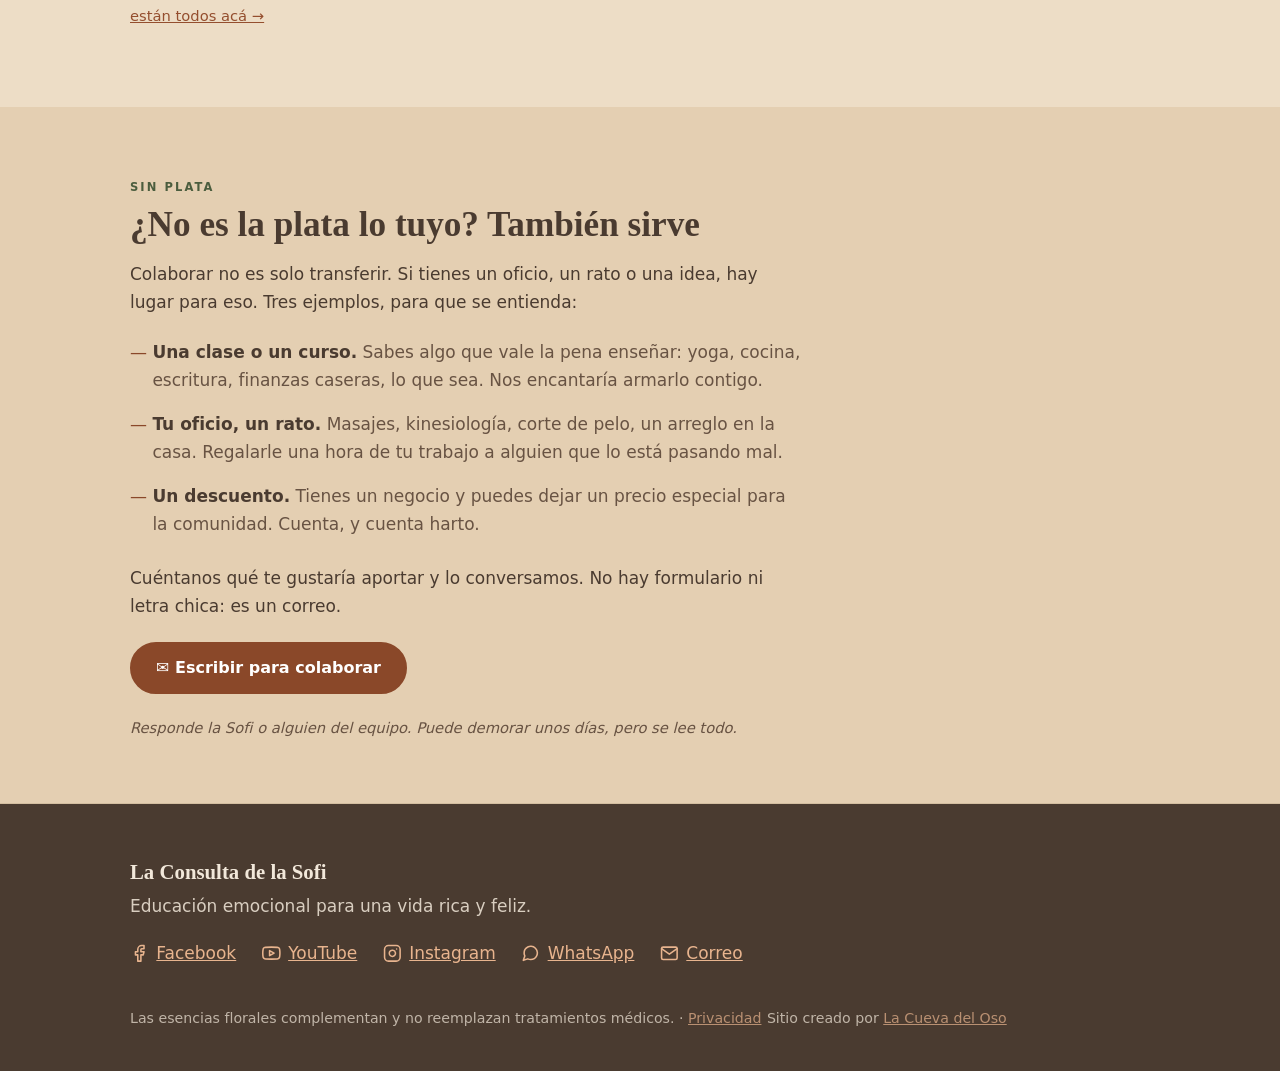
<file: colaborar.html>
<!doctype html>
<html lang="es-CL">
<head>
<meta charset="utf-8">
<meta name="viewport" content="width=device-width, initial-scale=1">
<title>Colaborar — La Consulta de la Sofi</title>
<meta name="description" content="Qué se hace con lo que colaboras en La Consulta de la Sofi, y cómo sumarse si lo tuyo no es la plata: clases, oficios y descuentos para la comunidad.">
<link rel="canonical" href="https://laconsultadelasofi.cl/colaborar.html">
<meta property="og:type" content="website">
<meta property="og:site_name" content="La Consulta de la Sofi">
<meta property="og:locale" content="es_CL">
<meta property="og:title" content="Colaborar con La Consulta de la Sofi">
<meta property="og:description" content="En qué se usa lo que aportas, y cómo colaborar si lo tuyo no es la plata.">
<meta property="og:url" content="https://laconsultadelasofi.cl/colaborar.html">
<meta property="og:image" content="https://laconsultadelasofi.cl/assets/sofi-avatar.jpg">
<meta property="og:image:width" content="400">
<meta property="og:image:height" content="400">
<meta property="og:image:alt" content="Ilustración de Sofía con audífonos rojos frente a un micrófono de radio">
<meta name="twitter:card" content="summary">
<link rel="icon" href="data:image/svg+xml,<svg xmlns=%22http://www.w3.org/2000/svg%22 viewBox=%220 0 100 100%22><text y=%22.9em%22 font-size=%2290%22>🌸</text></svg>">
<link rel="stylesheet" href="css/base.css">
<link rel="stylesheet" href="css/componentes.css">
</head>
<body>
<a class="skip-link" href="#main">Saltar al contenido</a>

<!-- ponytail: nav duplicado en las 6 páginas; sin build no hay includes. Si cambia, cambiarlo en las 6.
     "Colaborar" NO va en el nav a propósito: un ítem de plata arriba convierte
     el sitio en una colecta (decisión en la-consulta/docs/aportes.md). Se llega
     desde index.html#aportes. -->
<nav>
  <div class="wrap">
    <a class="brand" href="./">🌸 La Consulta de la Sofi</a>
    <a class="link" href="./">Inicio</a>
    <a class="link" href="sobre-mi.html">Sobre mí</a>
    <a class="link" href="talleres.html">Talleres</a>
    <a class="link" href="escuchame.html">Escúchame</a>
    <a class="btn primary small" href="agendar.html">Agendar</a>
  </div>
</nav>

<main id="main">
  <section>
    <div class="wrap">
      <span class="eyebrow">Colaborar</span>
      <h1>Esta fiesta la armamos entre todos</h1>
      <!-- Copy de Sofía, aprobada por ella el 2026-07-28 (la misma de #aportes
           en la portada). Habla en plural a propósito: el "nosotros" es la
           comunidad, e incluye a quien colabora. Ver la-consulta/docs/aportes.md. -->
      <p>Gracias por estar con nosotros en esta aventura por mejorar las relaciones y la vida. Si quieres colaborar o agradecer, sería súper bonito: tu aporte nos permite seguir el proyecto y llevarlo a su siguiente nivel.</p>
      <p>¿Y cuál es el siguiente nivel? Llevar a terreno clases y proyectos sobre emociones, filosofía y crecimiento creativo, con expertos de verdad, para recuperar los valores de hermandad, belleza y alegría que alguna vez fueron el foco de nuestra cultura.</p>
    </div>
  </section>

  <section class="alt">
    <div class="wrap">
      <!-- COPY NUESTRA, sin visto bueno de Sofía. Ella puede mandar su propio
           texto para esta página en los próximos días (confirmado 2026-07-30);
           cuando llegue, esta sección y la de "sin plata" son las que se
           reemplazan. Los párrafos de la intro son de ella y NO se tocan. -->
      <span class="eyebrow">En qué se usa</span>
      <h2>¿Qué se hace con lo que colaboras?</h2>
      <p>Nada de misterio. Lo primero son <strong>más de 160 capítulos que nunca costaron nada y no van a empezar a costar</strong>: eso es lo que tu aporte sostiene, antes que cualquier otra cosa.</p>
      <p>Lo segundo es este sitio, que existe para juntar en un solo lugar lo que antes andaba desparramado — la radio, las terapias, los talleres — y que quien nos busque nos encuentre sin tener que cachar en qué red social andamos.</p>
      <p>Y lo tercero es lo que viene: llevar a lugares reales las clases sobre emociones, filosofía y crecimiento creativo, con expertos de verdad. Ese es el siguiente nivel del que hablamos más arriba.</p>
    </div>
  </section>

  <section>
    <div class="wrap">
      <span class="eyebrow">Con plata</span>
      <h2>Súmate con lo que puedas</h2>
      <p>Desde un cafecito al mes. Los dos planes más pedidos:</p>
      <div class="grid">
        <div class="card">
          <div class="flower" aria-hidden="true">☕</div>
          <h3>Un cafecito</h3>
          <div class="precio aporte">$2.500 al mes</div>
          <p>Tips, risas, consejos y consuelo para una vida difícil que agradece un cafecito de cuando en cuando.</p>
          <a class="btn" href="https://esponsor.com/sofia-vera/subscribe/q84l469klz" target="_blank" rel="noopener">Invitarle un café</a>
        </div>
        <div class="card">
          <div class="flower" aria-hidden="true">🌿</div>
          <h3>Vamos que se puede</h3>
          <div class="precio aporte">$10.500 al mes</div>
          <p>Todo lo anterior, más un video exclusivo al mes, un audio creativo de cuando en cuando y un sigilo útil al mes. Y un 10% de descuento en tus terapias conmigo.</p>
          <a class="btn primary" href="https://esponsor.com/sofia-vera/subscribe/63x2qq5728" target="_blank" rel="noopener">Sumarme</a>
        </div>
      </div>
      <p class="nota-pie">Los pagos los maneja <strong>eSponsor</strong>, no este sitio. Son <strong>suscripciones mensuales</strong>: se cobran todos los meses hasta que tú las canceles, y se cancelan ahí mismo. Si prefieres un aporte único o ver los otros planes, <a href="https://esponsor.com/sofia-vera" target="_blank" rel="noopener">están todos acá →</a></p>
    </div>
  </section>

  <section class="alt" style="padding-bottom:3rem">
    <div class="wrap">
      <!-- COPY NUESTRA, sin visto bueno de Sofía (ver comentario de arriba). -->
      <span class="eyebrow">Sin plata</span>
      <h2>¿No es la plata lo tuyo? También sirve</h2>
      <p>Colaborar no es solo transferir. Si tienes un oficio, un rato o una idea, hay lugar para eso. Tres ejemplos, para que se entienda:</p>
      <ul class="formas">
        <li><strong>Una clase o un curso.</strong> Sabes algo que vale la pena enseñar: yoga, cocina, escritura, finanzas caseras, lo que sea. Nos encantaría armarlo contigo.</li>
        <li><strong>Tu oficio, un rato.</strong> Masajes, kinesiología, corte de pelo, un arreglo en la casa. Regalarle una hora de tu trabajo a alguien que lo está pasando mal.</li>
        <li><strong>Un descuento.</strong> Tienes un negocio y puedes dejar un precio especial para la comunidad. Cuenta, y cuenta harto.</li>
      </ul>
      <p>Cuéntanos qué te gustaría aportar y lo conversamos. No hay formulario ni letra chica: es un correo.</p>
      <div class="cta-row">
        <a class="btn primary" href="mailto:contacto@laconsultadelasofi.cl?subject=Quiero%20colaborar&amp;body=Hola%20Sofi%2C%20me%20gustar%C3%ADa%20colaborar%20con%3A%20">✉️ Escribir para colaborar</a>
      </div>
      <p class="nota-agenda">Responde la Sofi o alguien del equipo. Puede demorar unos días, pero se lee todo.</p>
    </div>
  </section>
</main>

<!-- ponytail: footer duplicado en las 6 páginas. Si cambia, cambiarlo en las 6. -->
<footer>
  <div class="wrap">
    <h2 style="font-size:1.3rem">La Consulta de la Sofi</h2>
    <p style="opacity:.85">Educación emocional para una vida rica y feliz.</p>
    <ul class="links">
      <li><a class="ico-link" href="https://www.facebook.com/LaConsultaDeLaSofi" target="_blank" rel="noopener"><svg class="ico" viewBox="0 0 24 24" aria-hidden="true"><path d="M18 2h-3a5 5 0 0 0-5 5v3H7v4h3v8h4v-8h3l1-4h-4V7a1 1 0 0 1 1-1h3z"/></svg>Facebook</a></li>
      <li><a class="ico-link" href="https://www.youtube.com/@LaConsultadelaSofi" target="_blank" rel="noopener"><svg class="ico" viewBox="0 0 24 24" aria-hidden="true"><path d="M22.54 6.42a2.78 2.78 0 0 0-1.94-2C18.88 4 12 4 12 4s-6.88 0-8.6.46a2.78 2.78 0 0 0-1.94 2A29 29 0 0 0 1 11.75a29 29 0 0 0 .46 5.33A2.78 2.78 0 0 0 3.4 19c1.72.46 8.6.46 8.6.46s6.88 0 8.6-.46a2.78 2.78 0 0 0 1.94-1.92 29 29 0 0 0 .46-5.25 29 29 0 0 0-.46-5.41z"/><polygon points="9.75 15.02 15.5 11.75 9.75 8.48 9.75 15.02"/></svg>YouTube</a></li>
      <li><a class="ico-link" href="https://www.instagram.com/laconsultadelasofi/" target="_blank" rel="noopener"><svg class="ico" viewBox="0 0 24 24" aria-hidden="true"><rect x="2" y="2" width="20" height="20" rx="5"/><path d="M16 11.37A4 4 0 1 1 12.63 8 4 4 0 0 1 16 11.37z"/><line x1="17.5" y1="6.5" x2="17.51" y2="6.5"/></svg>Instagram</a></li>
      <li><a class="ico-link" href="https://wa.me/56928192203?text=Hola%20Sofi%2C%20te%20escribo%20desde%20tu%20p%C3%A1gina" target="_blank" rel="noopener"><svg class="ico" viewBox="0 0 24 24" aria-hidden="true"><path d="M21 11.5a8.38 8.38 0 0 1-.9 3.8 8.5 8.5 0 0 1-7.6 4.7 8.38 8.38 0 0 1-3.8-.9L3 21l1.9-5.7a8.38 8.38 0 0 1-.9-3.8 8.5 8.5 0 0 1 4.7-7.6 8.38 8.38 0 0 1 3.8-.9h.5a8.48 8.48 0 0 1 8 8z"/></svg>WhatsApp</a></li>
      <li><a class="ico-link" href="mailto:contacto@laconsultadelasofi.cl"><svg class="ico" viewBox="0 0 24 24" aria-hidden="true"><rect x="2" y="4" width="20" height="16" rx="2"/><polyline points="22,6 12,13 2,6"/></svg>Correo</a></li>
    </ul>
    <small>Las esencias florales complementan y no reemplazan tratamientos médicos. · <a href="privacidad.html">Privacidad</a></small>
    <small>Sitio creado por <a href="https://lacuevadeloso.cl" target="_blank" rel="noopener">La Cueva del Oso</a></small>
  </div>
</footer>

</body>
</html>
</file>
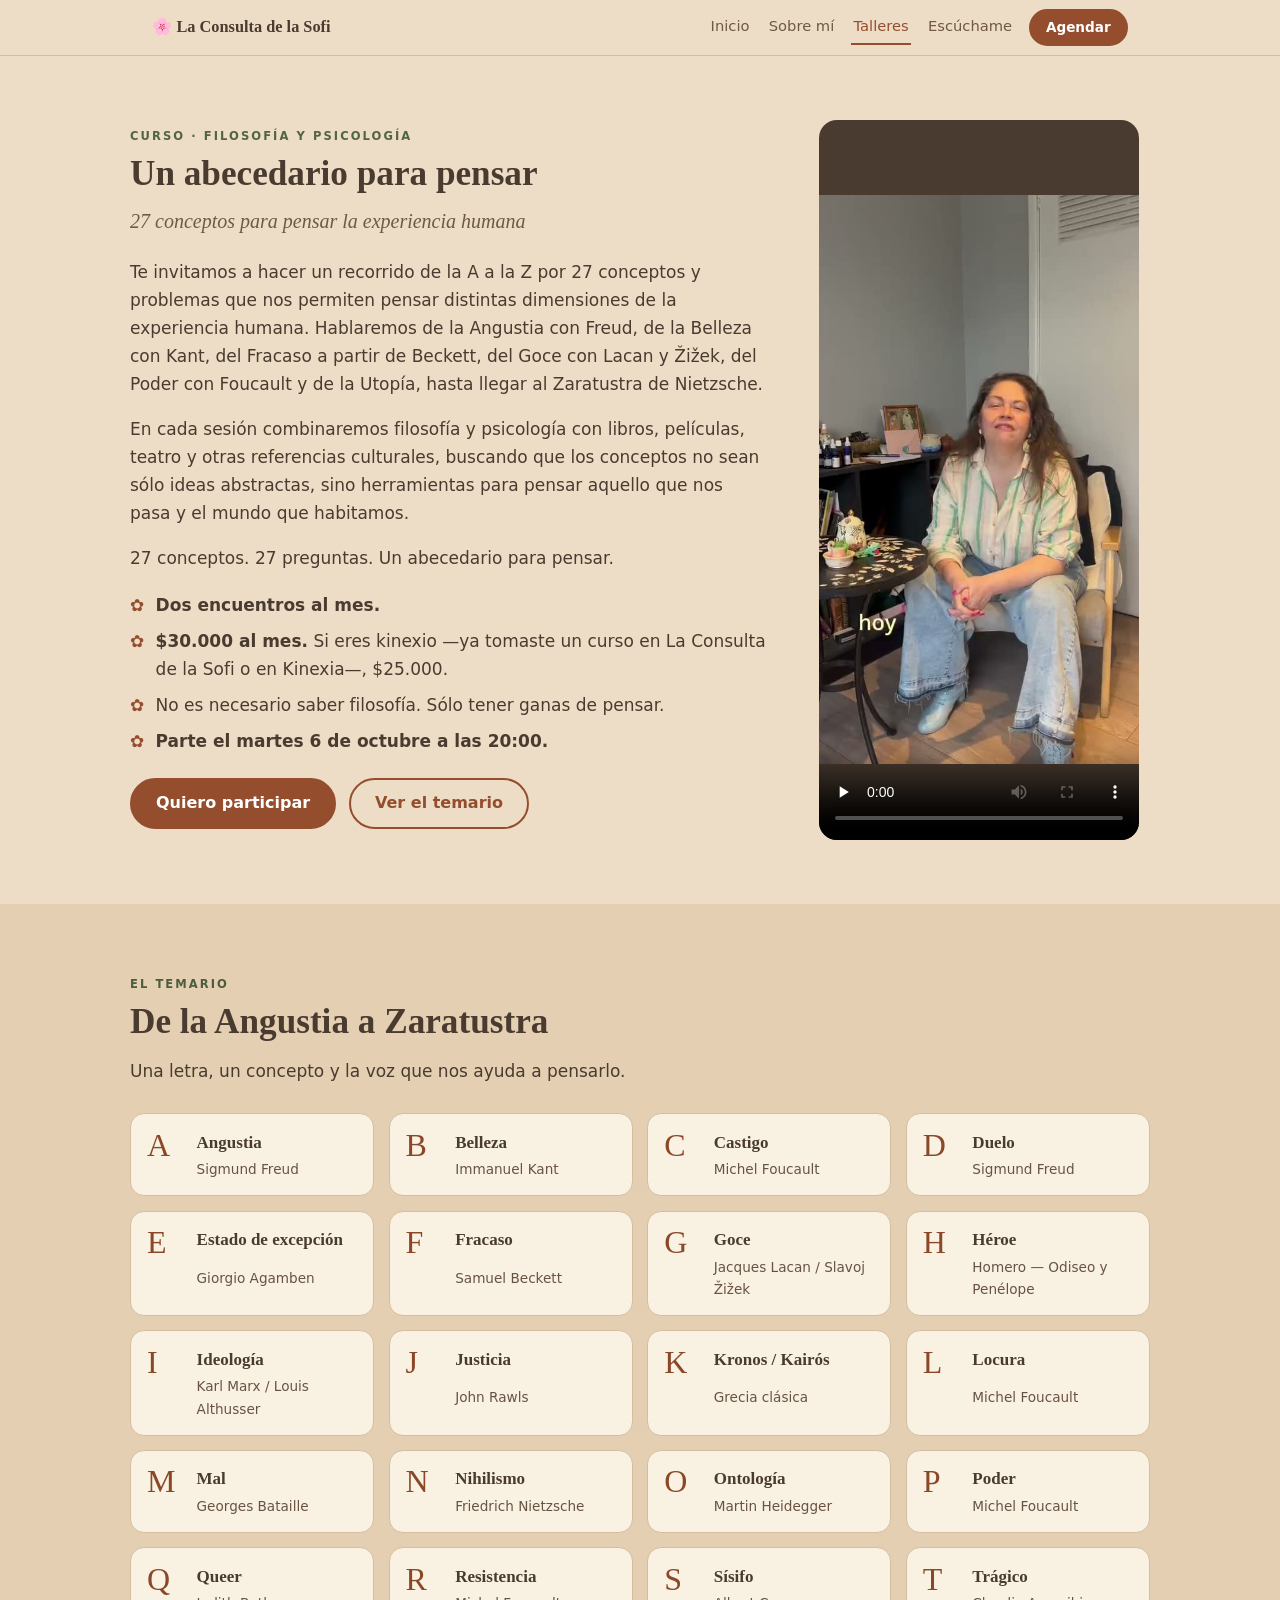
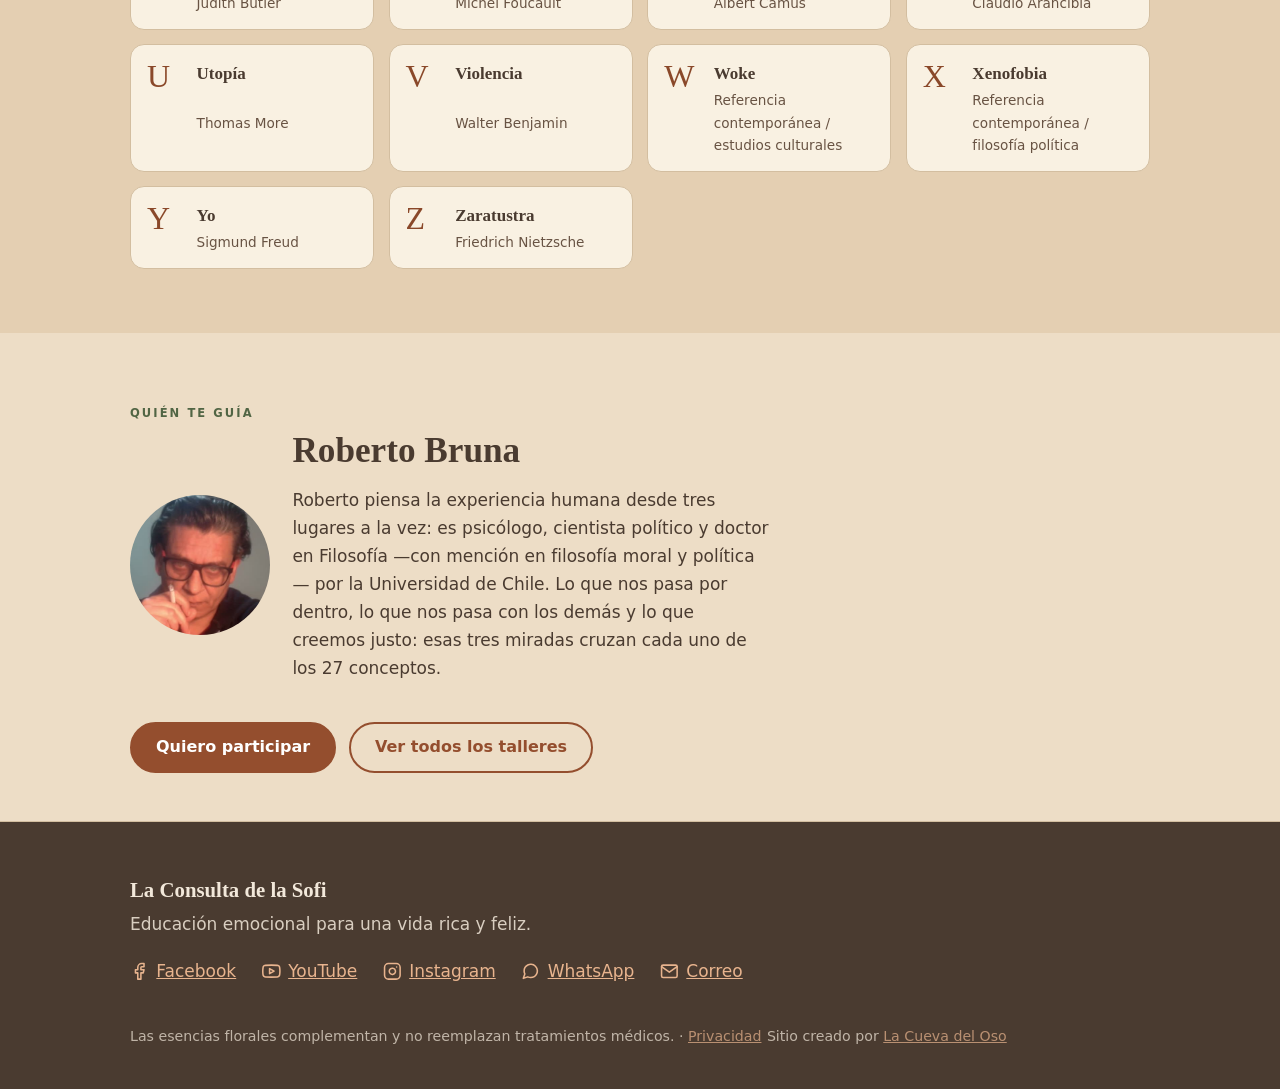
<file: curso-abecedario.html>
<!doctype html>
<html lang="es-CL">
<head>
<meta charset="utf-8">
<meta name="viewport" content="width=device-width, initial-scale=1">
<title>Un abecedario para pensar — La Consulta de la Sofi</title>
<meta name="description" content="Curso de filosofía y psicología: un recorrido de la A a la Z por 27 conceptos, de la Angustia con Freud al Zaratustra de Nietzsche. Dos encuentros al mes, sin necesidad de saber filosofía.">
<link rel="canonical" href="https://laconsultadelasofi.cl/curso-abecedario.html">
<meta property="og:type" content="website">
<meta property="og:site_name" content="La Consulta de la Sofi">
<meta property="og:locale" content="es_CL">
<meta property="og:title" content="Un abecedario para pensar">
<meta property="og:description" content="27 conceptos para pensar la experiencia humana. Un curso de filosofía y psicología de la A a la Z.">
<meta property="og:url" content="https://laconsultadelasofi.cl/curso-abecedario.html">
<meta property="og:image" content="https://laconsultadelasofi.cl/assets/abecedario-invitacion.jpg">
<meta property="og:image:width" content="540">
<meta property="og:image:height" content="960">
<meta property="og:image:alt" content="Sofía sentada en su consulta, invitando al curso">
<meta name="twitter:card" content="summary">
<link rel="icon" href="data:image/svg+xml,<svg xmlns=%22http://www.w3.org/2000/svg%22 viewBox=%220 0 100 100%22><text y=%22.9em%22 font-size=%2290%22>🌸</text></svg>">
<link rel="stylesheet" href="css/base.css">
<link rel="stylesheet" href="css/componentes.css">
<link rel="stylesheet" href="css/curso.css">
</head>
<body>
<a class="skip-link" href="#main">Saltar al contenido</a>

<!-- ponytail: nav duplicado en las 6 páginas; sin build no hay includes. Si cambia, cambiarlo en las 6. -->
<nav>
  <div class="wrap">
    <a class="brand" href="./">🌸 La Consulta de la Sofi</a>
    <a class="link" href="./">Inicio</a>
    <a class="link" href="sobre-mi.html">Sobre mí</a>
    <a class="link" href="talleres.html" aria-current="page">Talleres</a>
    <a class="link" href="escuchame.html">Escúchame</a>
    <a class="btn primary small" href="agendar.html">Agendar</a>
  </div>
</nav>

<main id="main">
  <!-- Intro: texto de Sofía (Curso Roberto/intro.txt), tal cual. -->
  <section>
    <div class="wrap curso-intro">
      <div>
        <span class="eyebrow">Curso · filosofía y psicología</span>
        <h1>Un abecedario para pensar</h1>
        <!-- bajada propuesta por Roberto Bruna (2026-09-24) -->
        <p class="bajada">27 conceptos para pensar la experiencia humana</p>
        <p>Te invitamos a hacer un recorrido de la A a la Z por 27 conceptos y problemas que nos permiten pensar distintas dimensiones de la experiencia humana. Hablaremos de la Angustia con Freud, de la Belleza con Kant, del Fracaso a partir de Beckett, del Goce con Lacan y Žižek, del Poder con Foucault y de la Utopía, hasta llegar al Zaratustra de Nietzsche.</p>
        <p>En cada sesión combinaremos filosofía y psicología con libros, películas, teatro y otras referencias culturales, buscando que los conceptos no sean sólo ideas abstractas, sino herramientas para pensar aquello que nos pasa y el mundo que habitamos.</p>
        <p class="credo">27 conceptos. 27 preguntas. Un abecedario para pensar.</p>
        <ul class="curso-datos">
          <li><strong>Dos encuentros al mes.</strong></li>
          <!-- precios confirmados por Francisco (2026-09-27); kinexio = quien ya tomó un curso en La Consulta de la Sofi o en Kinexia -->
          <li><strong>$30.000 al mes.</strong> Si eres kinexio —ya tomaste un curso en La Consulta de la Sofi o en Kinexia—, $25.000.</li>
          <li>No es necesario saber filosofía. Sólo tener ganas de pensar.</li>
          <!-- fecha de inicio confirmada por Francisco (2026-09-29) -->
          <li><strong>Parte el martes 6 de octubre a las 20:00.</strong></li>
        </ul>
        <div class="cta-row">
          <a class="btn primary" href="https://wa.me/56928192203?text=Hola%20Sofi%2C%20quiero%20participar%20en%20el%20curso%20Un%20abecedario%20para%20pensar" target="_blank" rel="noopener">Quiero participar</a>
          <a class="btn" href="#temario">Ver el temario</a>
        </div>
      </div>
      <!-- El video trae subtítulos incrustados. preload=none: 2,7 MB que solo
           se bajan si alguien le da play. -->
      <video class="video-invitacion" controls playsinline preload="none"
        poster="assets/abecedario-invitacion.jpg" width="540" height="960"
        aria-label="Video: la Sofi te invita al curso">
        <source src="assets/abecedario-invitacion.mp4" type="video/mp4">
      </video>
    </div>
  </section>

  <section class="alt" id="temario">
    <div class="wrap">
      <span class="eyebrow">El temario</span>
      <h2>De la Angustia a Zaratustra</h2>
      <p>Una letra, un concepto y la voz que nos ayuda a pensarlo.</p>
      <ol class="abecedario">
        <li><span class="letra" aria-hidden="true">A</span><span class="concepto">Angustia</span><span class="autor">Sigmund Freud</span></li>
        <li><span class="letra" aria-hidden="true">B</span><span class="concepto">Belleza</span><span class="autor">Immanuel Kant</span></li>
        <li><span class="letra" aria-hidden="true">C</span><span class="concepto">Castigo</span><span class="autor">Michel Foucault</span></li>
        <li><span class="letra" aria-hidden="true">D</span><span class="concepto">Duelo</span><span class="autor">Sigmund Freud</span></li>
        <li><span class="letra" aria-hidden="true">E</span><span class="concepto">Estado de excepción</span><span class="autor">Giorgio Agamben</span></li>
        <li><span class="letra" aria-hidden="true">F</span><span class="concepto">Fracaso</span><span class="autor">Samuel Beckett</span></li>
        <li><span class="letra" aria-hidden="true">G</span><span class="concepto">Goce</span><span class="autor">Jacques Lacan / Slavoj Žižek</span></li>
        <li><span class="letra" aria-hidden="true">H</span><span class="concepto">Héroe</span><span class="autor">Homero — Odiseo y Penélope</span></li>
        <li><span class="letra" aria-hidden="true">I</span><span class="concepto">Ideología</span><span class="autor">Karl Marx / Louis Althusser</span></li>
        <li><span class="letra" aria-hidden="true">J</span><span class="concepto">Justicia</span><span class="autor">John Rawls</span></li>
        <li><span class="letra" aria-hidden="true">K</span><span class="concepto">Kronos / Kairós</span><span class="autor">Grecia clásica</span></li>
        <li><span class="letra" aria-hidden="true">L</span><span class="concepto">Locura</span><span class="autor">Michel Foucault</span></li>
        <li><span class="letra" aria-hidden="true">M</span><span class="concepto">Mal</span><span class="autor">Georges Bataille</span></li>
        <li><span class="letra" aria-hidden="true">N</span><span class="concepto">Nihilismo</span><span class="autor">Friedrich Nietzsche</span></li>
        <li><span class="letra" aria-hidden="true">O</span><span class="concepto">Ontología</span><span class="autor">Martin Heidegger</span></li>
        <li><span class="letra" aria-hidden="true">P</span><span class="concepto">Poder</span><span class="autor">Michel Foucault</span></li>
        <li><span class="letra" aria-hidden="true">Q</span><span class="concepto">Queer</span><span class="autor">Judith Butler</span></li>
        <li><span class="letra" aria-hidden="true">R</span><span class="concepto">Resistencia</span><span class="autor">Michel Foucault</span></li>
        <li><span class="letra" aria-hidden="true">S</span><span class="concepto">Sísifo</span><span class="autor">Albert Camus</span></li>
        <li><span class="letra" aria-hidden="true">T</span><span class="concepto">Trágico</span><span class="autor">Claudio Arancibia</span></li>
        <li><span class="letra" aria-hidden="true">U</span><span class="concepto">Utopía</span><span class="autor">Thomas More</span></li>
        <li><span class="letra" aria-hidden="true">V</span><span class="concepto">Violencia</span><span class="autor">Walter Benjamin</span></li>
        <li><span class="letra" aria-hidden="true">W</span><span class="concepto">Woke</span><span class="autor">Referencia contemporánea / estudios culturales</span></li>
        <li><span class="letra" aria-hidden="true">X</span><span class="concepto">Xenofobia</span><span class="autor">Referencia contemporánea / filosofía política</span></li>
        <li><span class="letra" aria-hidden="true">Y</span><span class="concepto">Yo</span><span class="autor">Sigmund Freud</span></li>
        <li><span class="letra" aria-hidden="true">Z</span><span class="concepto">Zaratustra</span><span class="autor">Friedrich Nietzsche</span></li>
      </ol>
    </div>
  </section>

  <section style="padding-bottom:3rem">
    <div class="wrap">
      <span class="eyebrow">Quién te guía</span>
      <div class="quien">
        <img src="assets/roberto.jpg" width="537" height="418" alt="Retrato de Roberto Bruna, con lentes oscuros de marco grueso" loading="lazy">
        <div>
          <h2>Roberto Bruna</h2>
          <p>Roberto piensa la experiencia humana desde tres lugares a la vez: es psicólogo, cientista político y doctor en Filosofía —con mención en filosofía moral y política— por la Universidad de Chile. Lo que nos pasa por dentro, lo que nos pasa con los demás y lo que creemos justo: esas tres miradas cruzan cada uno de los 27 conceptos.</p>
        </div>
      </div>
      <div class="cta-row">
        <a class="btn primary" href="https://wa.me/56928192203?text=Hola%20Sofi%2C%20quiero%20participar%20en%20el%20curso%20Un%20abecedario%20para%20pensar" target="_blank" rel="noopener">Quiero participar</a>
        <a class="btn" href="talleres.html">Ver todos los talleres</a>
      </div>
    </div>
  </section>
</main>

<!-- ponytail: footer duplicado en las 6 páginas. Si cambia, cambiarlo en las 6. -->
<footer>
  <div class="wrap">
    <h2 style="font-size:1.3rem">La Consulta de la Sofi</h2>
    <p style="opacity:.85">Educación emocional para una vida rica y feliz.</p>
    <ul class="links">
      <li><a class="ico-link" href="https://www.facebook.com/LaConsultaDeLaSofi" target="_blank" rel="noopener"><svg class="ico" viewBox="0 0 24 24" aria-hidden="true"><path d="M18 2h-3a5 5 0 0 0-5 5v3H7v4h3v8h4v-8h3l1-4h-4V7a1 1 0 0 1 1-1h3z"/></svg>Facebook</a></li>
      <li><a class="ico-link" href="https://www.youtube.com/@LaConsultadelaSofi" target="_blank" rel="noopener"><svg class="ico" viewBox="0 0 24 24" aria-hidden="true"><path d="M22.54 6.42a2.78 2.78 0 0 0-1.94-2C18.88 4 12 4 12 4s-6.88 0-8.6.46a2.78 2.78 0 0 0-1.94 2A29 29 0 0 0 1 11.75a29 29 0 0 0 .46 5.33A2.78 2.78 0 0 0 3.4 19c1.72.46 8.6.46 8.6.46s6.88 0 8.6-.46a2.78 2.78 0 0 0 1.94-1.92 29 29 0 0 0 .46-5.25 29 29 0 0 0-.46-5.41z"/><polygon points="9.75 15.02 15.5 11.75 9.75 8.48 9.75 15.02"/></svg>YouTube</a></li>
      <li><a class="ico-link" href="https://www.instagram.com/laconsultadelasofi/" target="_blank" rel="noopener"><svg class="ico" viewBox="0 0 24 24" aria-hidden="true"><rect x="2" y="2" width="20" height="20" rx="5"/><path d="M16 11.37A4 4 0 1 1 12.63 8 4 4 0 0 1 16 11.37z"/><line x1="17.5" y1="6.5" x2="17.51" y2="6.5"/></svg>Instagram</a></li>
      <li><a class="ico-link" href="https://wa.me/56928192203?text=Hola%20Sofi%2C%20te%20escribo%20desde%20tu%20p%C3%A1gina" target="_blank" rel="noopener"><svg class="ico" viewBox="0 0 24 24" aria-hidden="true"><path d="M21 11.5a8.38 8.38 0 0 1-.9 3.8 8.5 8.5 0 0 1-7.6 4.7 8.38 8.38 0 0 1-3.8-.9L3 21l1.9-5.7a8.38 8.38 0 0 1-.9-3.8 8.5 8.5 0 0 1 4.7-7.6 8.38 8.38 0 0 1 3.8-.9h.5a8.48 8.48 0 0 1 8 8z"/></svg>WhatsApp</a></li>
      <li><a class="ico-link" href="mailto:contacto@laconsultadelasofi.cl"><svg class="ico" viewBox="0 0 24 24" aria-hidden="true"><rect x="2" y="4" width="20" height="16" rx="2"/><polyline points="22,6 12,13 2,6"/></svg>Correo</a></li>
    </ul>
    <small>Las esencias florales complementan y no reemplazan tratamientos médicos. · <a href="privacidad.html">Privacidad</a></small>
    <small>Sitio creado por <a href="https://lacuevadeloso.cl" target="_blank" rel="noopener">La Cueva del Oso</a></small>
  </div>
</footer>
</body>
</html>
</file>
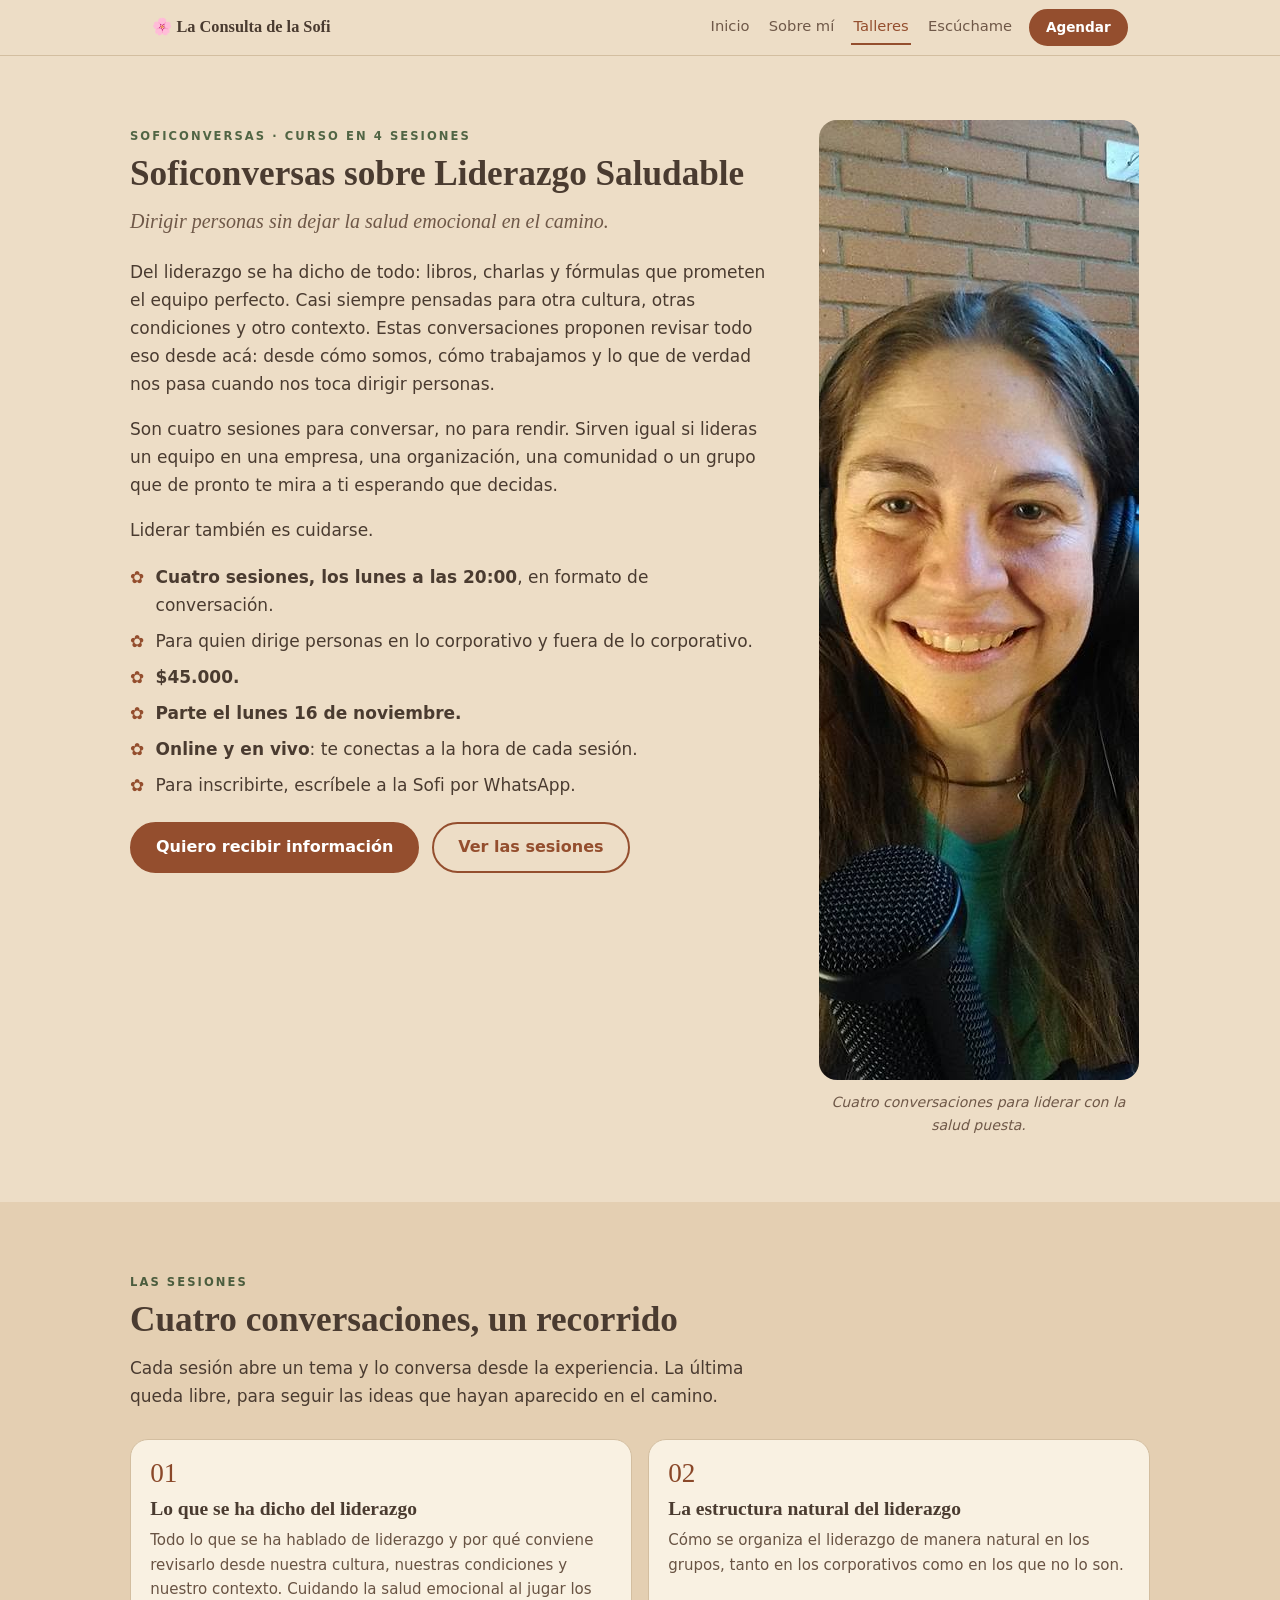
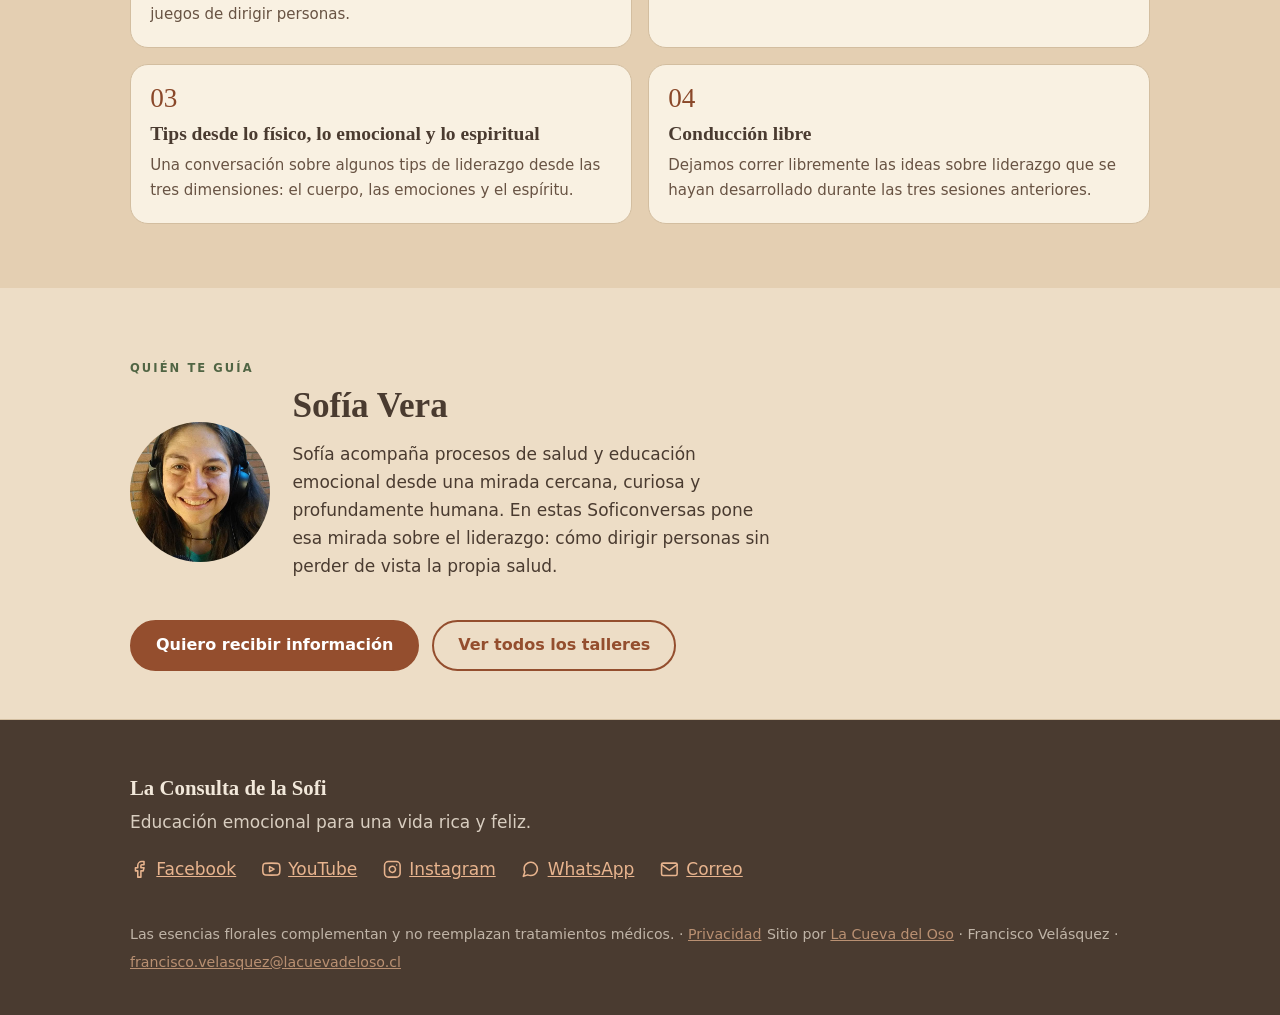
<file: curso-liderazgo-saludable.html>
<!doctype html>
<html lang="es-CL">
<head>
<meta charset="utf-8">
<meta name="viewport" content="width=device-width, initial-scale=1">
<title>Soficonversas sobre Liderazgo Saludable — La Consulta de la Sofi</title>
<meta name="description" content="Soficonversas sobre Liderazgo Saludable: un curso de cuatro sesiones con Sofía Vera para revisar lo que se ha dicho del liderazgo desde nuestra cultura y contexto, cuidando la salud emocional de quien dirige personas.">
<link rel="canonical" href="https://laconsultadelasofi.cl/curso-liderazgo-saludable.html">
<meta property="og:type" content="website">
<meta property="og:site_name" content="La Consulta de la Sofi">
<meta property="og:locale" content="es_CL">
<meta property="og:title" content="Soficonversas sobre Liderazgo Saludable">
<meta property="og:description" content="Cuatro conversaciones para dirigir personas sin dejar la salud emocional en el camino. Un curso con Sofía.">
<meta property="og:url" content="https://laconsultadelasofi.cl/curso-liderazgo-saludable.html">
<!-- Foto enviada por Francisco para este curso (2026-10-22). -->
<meta property="og:image" content="https://laconsultadelasofi.cl/assets/sofi-liderazgo.jpg">
<meta property="og:image:width" content="540">
<meta property="og:image:height" content="960">
<meta property="og:image:alt" content="Sofía Vera sonriendo, con audífonos y micrófono, frente a una pared de ladrillos">
<meta name="twitter:card" content="summary_large_image">
<link rel="icon" href="data:image/svg+xml,<svg xmlns=%22http://www.w3.org/2000/svg%22 viewBox=%220 0 100 100%22><text y=%22.9em%22 font-size=%2290%22>🌸</text></svg>">
<link rel="stylesheet" href="css/base.css">
<link rel="stylesheet" href="css/componentes.css">
<link rel="stylesheet" href="css/curso.css">
</head>
<body>
<a class="skip-link" href="#main">Saltar al contenido</a>

<!-- ponytail: nav duplicado en todas las páginas; sin build no hay includes. Si cambia, cambiarlo en todas. -->
<nav>
  <div class="wrap">
    <a class="brand" href="./">🌸 La Consulta de la Sofi</a>
    <a class="link" href="./">Inicio</a>
    <a class="link" href="sobre-mi.html">Sobre mí</a>
    <a class="link" href="talleres.html" aria-current="page">Talleres</a>
    <a class="link" href="escuchame.html">Escúchame</a>
    <a class="btn primary small" href="agendar.html">Agendar</a>
  </div>
</nav>

<main id="main">
  <!-- Intro: copy propuesta a partir del correo de Sofía (2026-10-22); las
       descripciones de las sesiones siguen su texto, solo con la redacción
       pulida. Aprobada por Sofía (2026-10-23). -->
  <section>
    <div class="wrap curso-intro">
      <div>
        <span class="eyebrow">Soficonversas · Curso en 4 sesiones</span>
        <h1>Soficonversas sobre Liderazgo Saludable</h1>
        <p class="bajada">Dirigir personas sin dejar la salud emocional en el camino.</p>
        <p>Del liderazgo se ha dicho de todo: libros, charlas y fórmulas que prometen el equipo perfecto. Casi siempre pensadas para otra cultura, otras condiciones y otro contexto. Estas conversaciones proponen revisar todo eso desde acá: desde cómo somos, cómo trabajamos y lo que de verdad nos pasa cuando nos toca dirigir personas.</p>
        <p>Son cuatro sesiones para conversar, no para rendir. Sirven igual si lideras un equipo en una empresa, una organización, una comunidad o un grupo que de pronto te mira a ti esperando que decidas.</p>
        <p class="credo">Liderar también es cuidarse.</p>
        <ul class="curso-datos">
          <!-- día y hora confirmados por Francisco (2026-10-22) -->
          <li><strong>Cuatro sesiones, los lunes a las 20:00</strong>, en formato de conversación.</li>
          <li>Para quien dirige personas en lo corporativo y fuera de lo corporativo.</li>
          <!-- precio confirmado por Francisco (2026-10-22); también en datos/talleres.json -->
          <li><strong>$45.000.</strong></li>
          <!-- fecha de inicio confirmada por Francisco (2026-10-22) -->
          <li><strong>Parte el lunes 16 de noviembre.</strong></li>
          <!-- modalidad confirmada por Francisco (2026-10-23); también en datos/talleres.json -->
          <li><strong>Online y en vivo</strong>: te conectas a la hora de cada sesión.</li>
          <li>Para inscribirte, escríbele a la Sofi por WhatsApp.</li>
        </ul>
        <div class="cta-row">
          <a class="btn primary" href="https://wa.me/56928192203?text=Hola%20Sofi%2C%20quiero%20recibir%20informaci%C3%B3n%20sobre%20las%20Soficonversas%20sobre%20Liderazgo%20Saludable" target="_blank" rel="noopener">Quiero recibir información</a>
          <a class="btn" href="#sesiones">Ver las sesiones</a>
        </div>
      </div>
      <figure class="curso-retrato">
        <img src="assets/sofi-liderazgo.jpg" width="540" height="960" alt="Sofía Vera sonriendo, con audífonos y micrófono, frente a una pared de ladrillos">
        <figcaption>Cuatro conversaciones para liderar con la salud puesta.</figcaption>
      </figure>
    </div>
  </section>

  <section class="alt" id="sesiones">
    <div class="wrap">
      <span class="eyebrow">Las sesiones</span>
      <h2>Cuatro conversaciones, un recorrido</h2>
      <p>Cada sesión abre un tema y lo conversa desde la experiencia. La última queda libre, para seguir las ideas que hayan aparecido en el camino.</p>
      <div class="recorrido-grid cuatro">
        <article class="recorrido-item">
          <span aria-hidden="true">01</span>
          <h3>Lo que se ha dicho del liderazgo</h3>
          <p>Todo lo que se ha hablado de liderazgo y por qué conviene revisarlo desde nuestra cultura, nuestras condiciones y nuestro contexto. Cuidando la salud emocional al jugar los juegos de dirigir personas.</p>
        </article>
        <article class="recorrido-item">
          <span aria-hidden="true">02</span>
          <h3>La estructura natural del liderazgo</h3>
          <p>Cómo se organiza el liderazgo de manera natural en los grupos, tanto en los corporativos como en los que no lo son.</p>
        </article>
        <article class="recorrido-item">
          <span aria-hidden="true">03</span>
          <h3>Tips desde lo físico, lo emocional y lo espiritual</h3>
          <p>Una conversación sobre algunos tips de liderazgo desde las tres dimensiones: el cuerpo, las emociones y el espíritu.</p>
        </article>
        <article class="recorrido-item">
          <span aria-hidden="true">04</span>
          <h3>Conducción libre</h3>
          <p>Dejamos correr libremente las ideas sobre liderazgo que se hayan desarrollado durante las tres sesiones anteriores.</p>
        </article>
      </div>
    </div>
  </section>

  <section style="padding-bottom:3rem">
    <div class="wrap">
      <span class="eyebrow">Quién te guía</span>
      <div class="quien">
        <img src="assets/sofi-liderazgo.jpg" width="540" height="960" alt="Retrato de Sofía Vera con audífonos y micrófono" loading="lazy">
        <div>
          <h2>Sofía Vera</h2>
          <p>Sofía acompaña procesos de salud y educación emocional desde una mirada cercana, curiosa y profundamente humana. En estas Soficonversas pone esa mirada sobre el liderazgo: cómo dirigir personas sin perder de vista la propia salud.</p>
        </div>
      </div>
      <div class="cta-row">
        <a class="btn primary" href="https://wa.me/56928192203?text=Hola%20Sofi%2C%20quiero%20recibir%20informaci%C3%B3n%20sobre%20las%20Soficonversas%20sobre%20Liderazgo%20Saludable" target="_blank" rel="noopener">Quiero recibir información</a>
        <a class="btn" href="talleres.html">Ver todos los talleres</a>
      </div>
    </div>
  </section>
</main>

<!-- ponytail: footer duplicado en todas las páginas. Si cambia, cambiarlo en todas. -->
<footer>
  <div class="wrap">
    <h2 style="font-size:1.3rem">La Consulta de la Sofi</h2>
    <p style="opacity:.85">Educación emocional para una vida rica y feliz.</p>
    <ul class="links">
      <li><a class="ico-link" href="https://www.facebook.com/LaConsultaDeLaSofi" target="_blank" rel="noopener"><svg class="ico" viewBox="0 0 24 24" aria-hidden="true"><path d="M18 2h-3a5 5 0 0 0-5 5v3H7v4h3v8h4v-8h3l1-4h-4V7a1 1 0 0 1 1-1h3z"/></svg>Facebook</a></li>
      <li><a class="ico-link" href="https://www.youtube.com/@LaConsultadelaSofi" target="_blank" rel="noopener"><svg class="ico" viewBox="0 0 24 24" aria-hidden="true"><path d="M22.54 6.42a2.78 2.78 0 0 0-1.94-2C18.88 4 12 4 12 4s-6.88 0-8.6.46a2.78 2.78 0 0 0-1.94 2A29 29 0 0 0 1 11.75a29 29 0 0 0 .46 5.33A2.78 2.78 0 0 0 3.4 19c1.72.46 8.6.46 8.6.46s6.88 0 8.6-.46a2.78 2.78 0 0 0 1.94-1.92 29 29 0 0 0 .46-5.25 29 29 0 0 0-.46-5.41z"/><polygon points="9.75 15.02 15.5 11.75 9.75 8.48 9.75 15.02"/></svg>YouTube</a></li>
      <li><a class="ico-link" href="https://www.instagram.com/laconsultadelasofi/" target="_blank" rel="noopener"><svg class="ico" viewBox="0 0 24 24" aria-hidden="true"><rect x="2" y="2" width="20" height="20" rx="5"/><path d="M16 11.37A4 4 0 1 1 12.63 8 4 4 0 0 1 16 11.37z"/><line x1="17.5" y1="6.5" x2="17.51" y2="6.5"/></svg>Instagram</a></li>
      <li><a class="ico-link" href="https://wa.me/56928192203?text=Hola%20Sofi%2C%20te%20escribo%20desde%20tu%20p%C3%A1gina" target="_blank" rel="noopener"><svg class="ico" viewBox="0 0 24 24" aria-hidden="true"><path d="M21 11.5a8.38 8.38 0 0 1-.9 3.8 8.5 8.5 0 0 1-7.6 4.7 8.38 8.38 0 0 1-3.8-.9L3 21l1.9-5.7a8.38 8.38 0 0 1-.9-3.8 8.5 8.5 0 0 1 4.7-7.6 8.38 8.38 0 0 1 3.8-.9h.5a8.48 8.48 0 0 1 8 8z"/></svg>WhatsApp</a></li>
      <li><a class="ico-link" href="mailto:contacto@laconsultadelasofi.cl"><svg class="ico" viewBox="0 0 24 24" aria-hidden="true"><rect x="2" y="4" width="20" height="16" rx="2"/><polyline points="22,6 12,13 2,6"/></svg>Correo</a></li>
    </ul>
    <small>Las esencias florales complementan y no reemplazan tratamientos médicos. · <a href="privacidad.html">Privacidad</a></small>
    <small>Sitio por <a href="https://lacuevadeloso.cl" target="_blank" rel="noopener">La Cueva del Oso</a> · Francisco Velásquez · <a href="mailto:francisco.velasquez@lacuevadeloso.cl">francisco.velasquez@lacuevadeloso.cl</a></small>
  </div>
</footer>
</body>
</html>
</file>
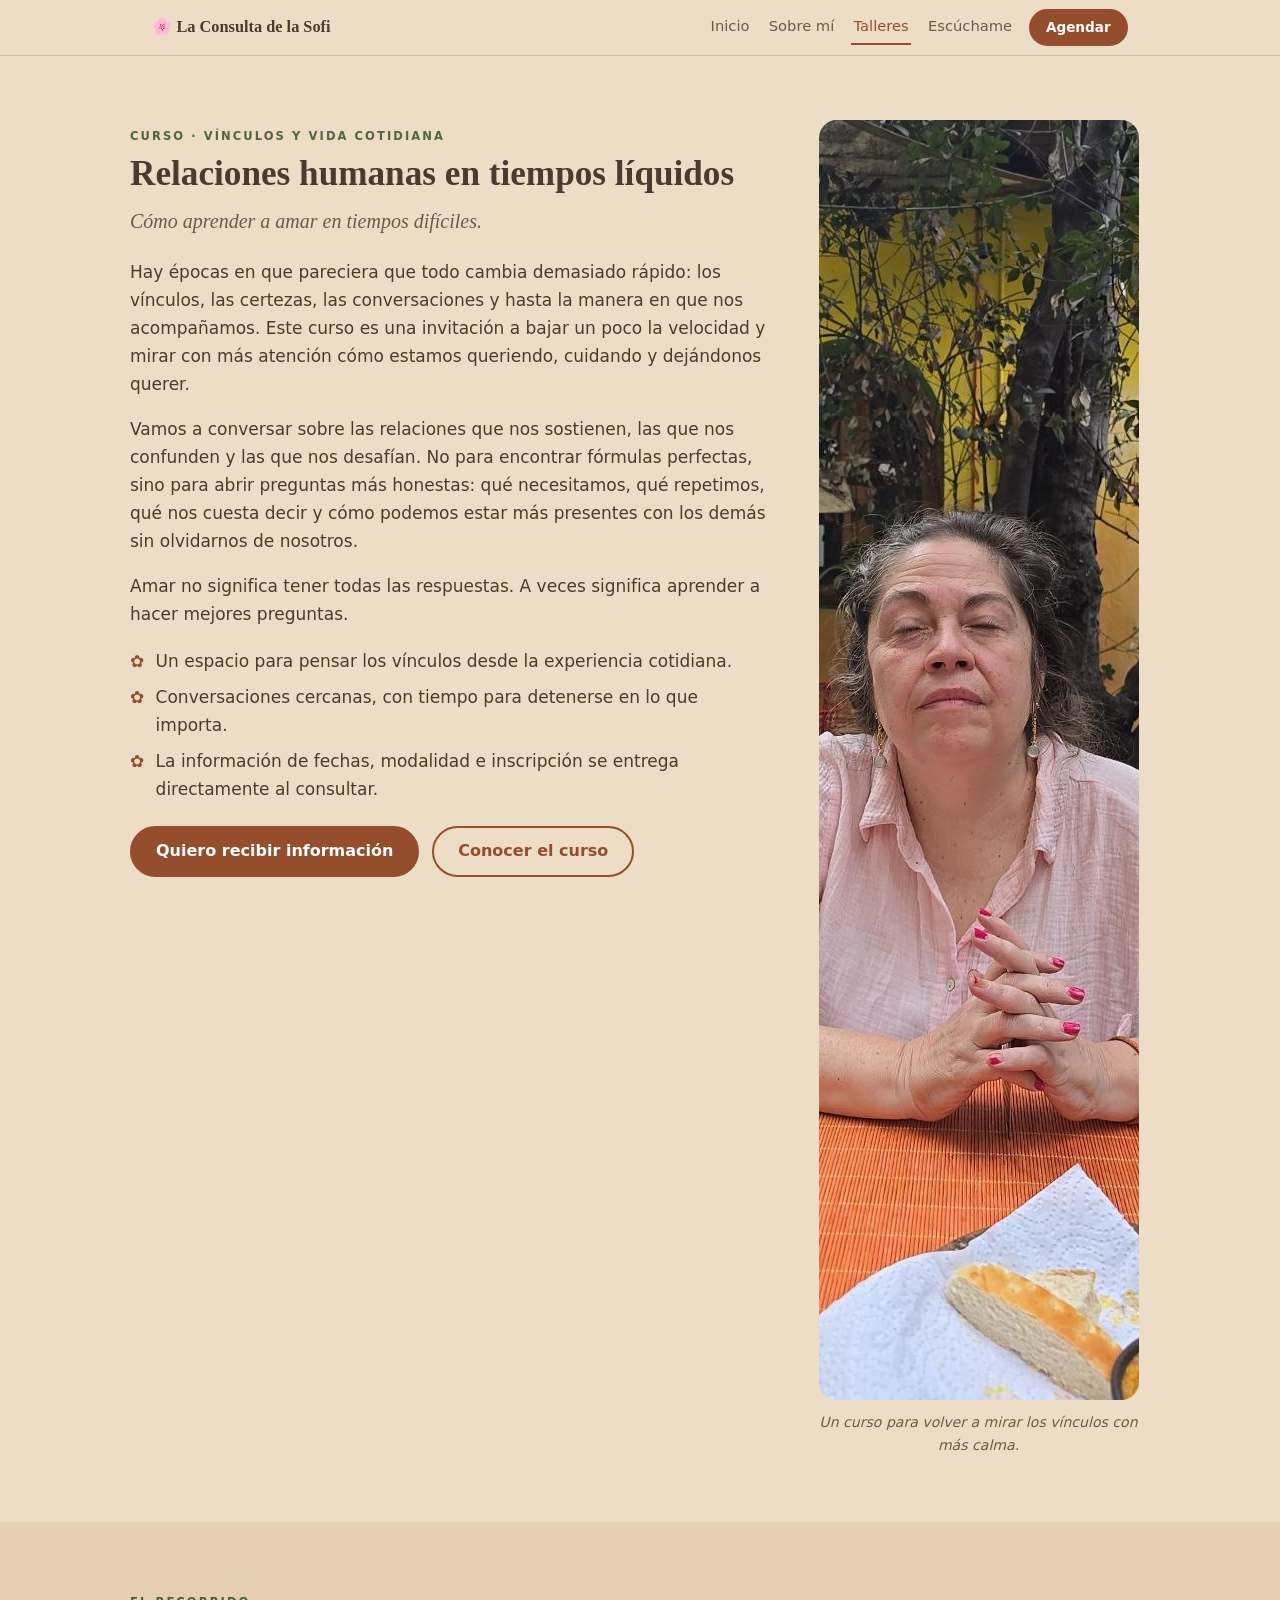
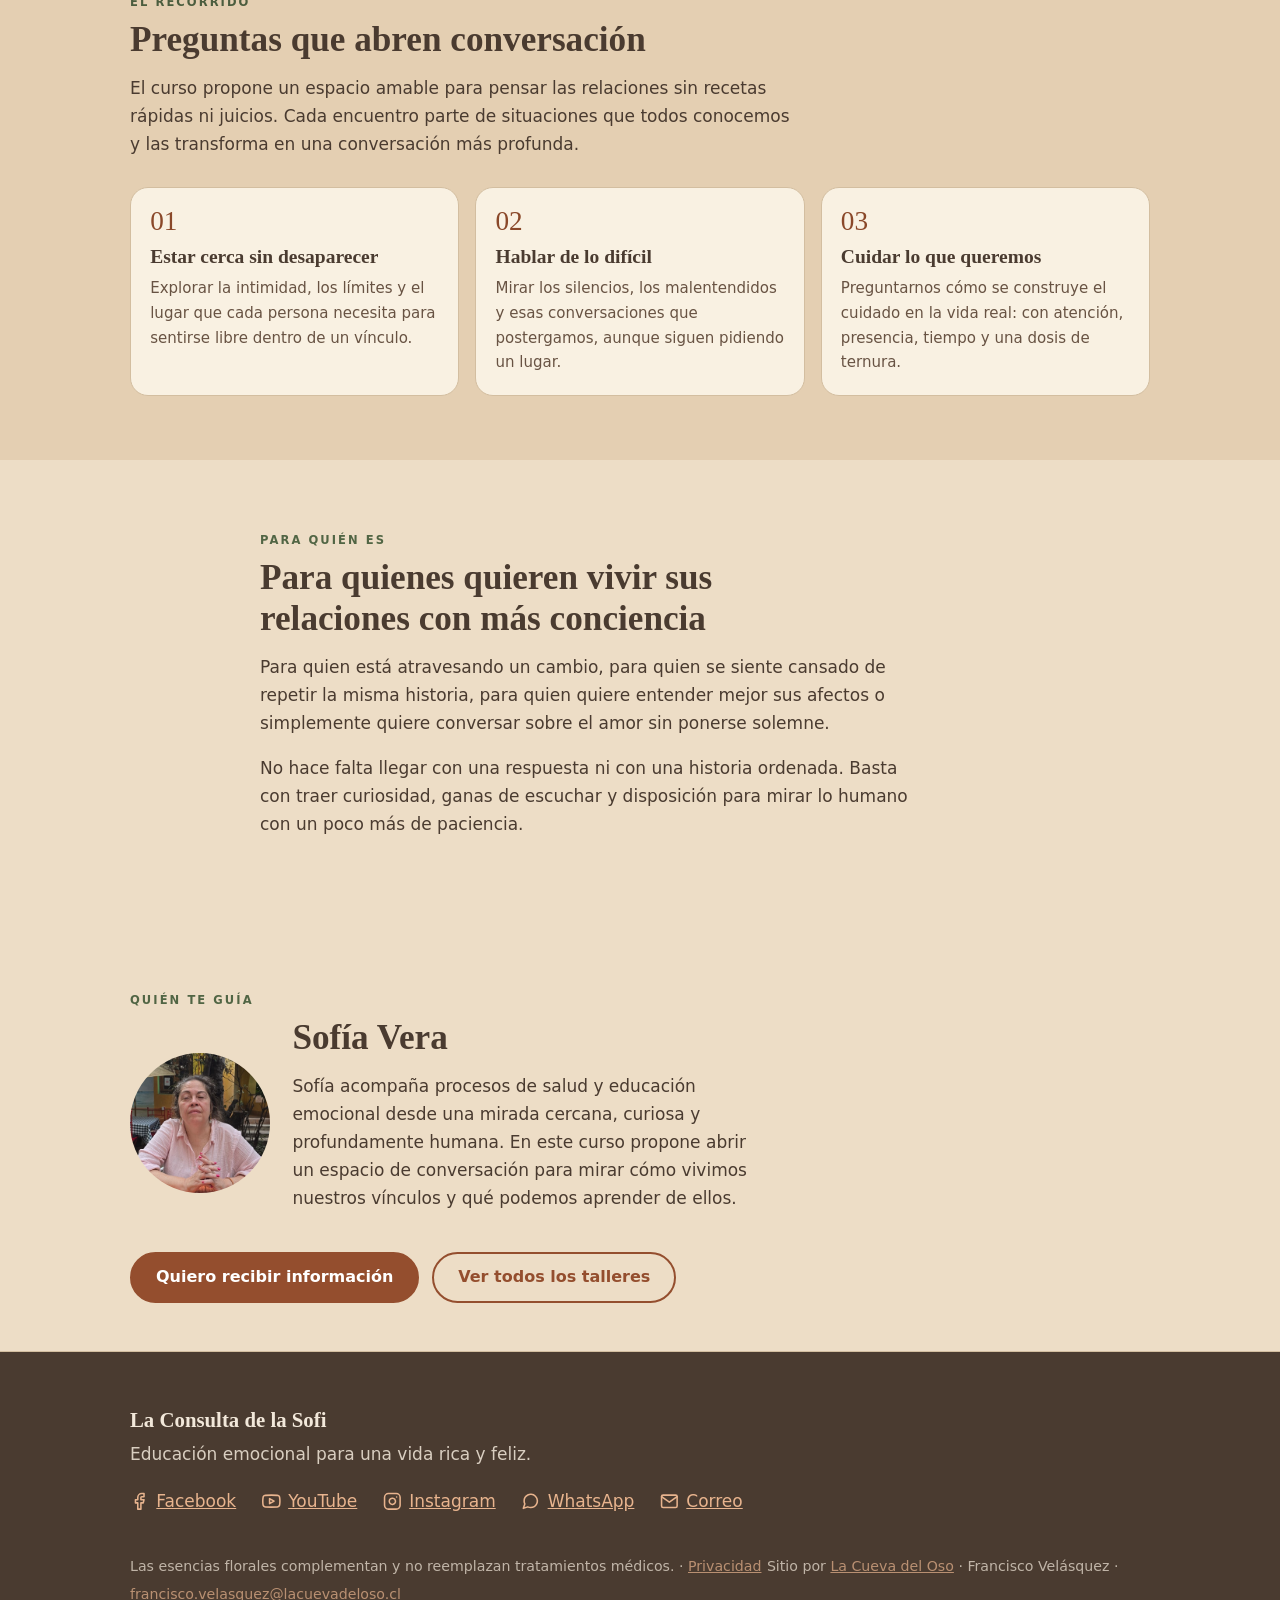
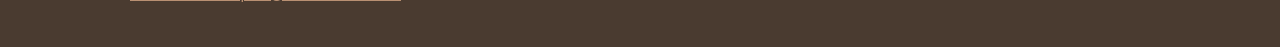
<file: curso-relaciones-humanas.html>
<!doctype html>
<html lang="es-CL">
<head>
<meta charset="utf-8">
<meta name="viewport" content="width=device-width, initial-scale=1">
<title>Relaciones humanas en tiempos líquidos — La Consulta de la Sofi</title>
<meta name="description" content="Relaciones humanas en tiempos líquidos: un curso con Sofía para aprender a amar en tiempos difíciles.">
<link rel="canonical" href="https://laconsultadelasofi.cl/curso-relaciones-humanas.html">
<meta property="og:type" content="website">
<meta property="og:site_name" content="La Consulta de la Sofi">
<meta property="og:locale" content="es_CL">
<meta property="og:title" content="Relaciones humanas en tiempos líquidos">
<meta property="og:description" content="Cómo aprender a amar en tiempos difíciles. Un curso con Sofía.">
<meta property="og:url" content="https://laconsultadelasofi.cl/curso-relaciones-humanas.html">
<meta property="og:image" content="https://laconsultadelasofi.cl/assets/sofia-relaciones-humanas.jpg">
<meta property="og:image:width" content="817">
<meta property="og:image:height" content="1280">
<meta property="og:image:alt" content="Sofía Vera sentada al aire libre, en un momento de reflexión">
<meta name="twitter:card" content="summary_large_image">
<link rel="icon" href="data:image/svg+xml,<svg xmlns=%22http://www.w3.org/2000/svg%22 viewBox=%220 0 100 100%22><text y=%22.9em%22 font-size=%2290%22>🌸</text></svg>">
<link rel="stylesheet" href="css/base.css">
<link rel="stylesheet" href="css/componentes.css">
<link rel="stylesheet" href="css/curso.css">
</head>
<body>
<a class="skip-link" href="#main">Saltar al contenido</a>

<nav>
  <div class="wrap">
    <a class="brand" href="./">🌸 La Consulta de la Sofi</a>
    <a class="link" href="./">Inicio</a>
    <a class="link" href="sobre-mi.html">Sobre mí</a>
    <a class="link" href="talleres.html" aria-current="page">Talleres</a>
    <a class="link" href="escuchame.html">Escúchame</a>
    <a class="btn primary small" href="agendar.html">Agendar</a>
  </div>
</nav>

<main id="main">
  <section>
    <div class="wrap curso-intro">
      <div>
        <span class="eyebrow">Curso · vínculos y vida cotidiana</span>
        <h1>Relaciones humanas en tiempos líquidos</h1>
        <p class="bajada">Cómo aprender a amar en tiempos difíciles.</p>
        <p>Hay épocas en que pareciera que todo cambia demasiado rápido: los vínculos, las certezas, las conversaciones y hasta la manera en que nos acompañamos. Este curso es una invitación a bajar un poco la velocidad y mirar con más atención cómo estamos queriendo, cuidando y dejándonos querer.</p>
        <p>Vamos a conversar sobre las relaciones que nos sostienen, las que nos confunden y las que nos desafían. No para encontrar fórmulas perfectas, sino para abrir preguntas más honestas: qué necesitamos, qué repetimos, qué nos cuesta decir y cómo podemos estar más presentes con los demás sin olvidarnos de nosotros.</p>
        <p class="credo">Amar no significa tener todas las respuestas. A veces significa aprender a hacer mejores preguntas.</p>
        <ul class="curso-datos">
          <li>Un espacio para pensar los vínculos desde la experiencia cotidiana.</li>
          <li>Conversaciones cercanas, con tiempo para detenerse en lo que importa.</li>
          <li>La información de fechas, modalidad e inscripción se entrega directamente al consultar.</li>
        </ul>
        <div class="cta-row">
          <a class="btn primary" href="https://wa.me/56928192203?text=Hola%20Sofi%2C%20quiero%20recibir%20informaci%C3%B3n%20sobre%20el%20curso%20Relaciones%20humanas%20en%20tiempos%20l%C3%ADquidos" target="_blank" rel="noopener">Quiero recibir información</a>
          <a class="btn" href="#recorrido">Conocer el curso</a>
        </div>
      </div>
      <figure class="curso-retrato">
        <img src="assets/sofia-relaciones-humanas.jpg" width="817" height="1280" alt="Sofía Vera sentada al aire libre, con los ojos cerrados y las manos entrelazadas, en un momento de reflexión">
        <figcaption>Un curso para volver a mirar los vínculos con más calma.</figcaption>
      </figure>
    </div>
  </section>

  <section class="alt" id="recorrido">
    <div class="wrap">
      <span class="eyebrow">El recorrido</span>
      <h2>Preguntas que abren conversación</h2>
      <p>El curso propone un espacio amable para pensar las relaciones sin recetas rápidas ni juicios. Cada encuentro parte de situaciones que todos conocemos y las transforma en una conversación más profunda.</p>
      <div class="recorrido-grid">
        <article class="recorrido-item">
          <span aria-hidden="true">01</span>
          <h3>Estar cerca sin desaparecer</h3>
          <p>Explorar la intimidad, los límites y el lugar que cada persona necesita para sentirse libre dentro de un vínculo.</p>
        </article>
        <article class="recorrido-item">
          <span aria-hidden="true">02</span>
          <h3>Hablar de lo difícil</h3>
          <p>Mirar los silencios, los malentendidos y esas conversaciones que postergamos, aunque siguen pidiendo un lugar.</p>
        </article>
        <article class="recorrido-item">
          <span aria-hidden="true">03</span>
          <h3>Cuidar lo que queremos</h3>
          <p>Preguntarnos cómo se construye el cuidado en la vida real: con atención, presencia, tiempo y una dosis de ternura.</p>
        </article>
      </div>
    </div>
  </section>

  <section>
    <div class="wrap curso-cierre">
      <span class="eyebrow">Para quién es</span>
      <h2>Para quienes quieren vivir sus relaciones con más conciencia</h2>
      <p>Para quien está atravesando un cambio, para quien se siente cansado de repetir la misma historia, para quien quiere entender mejor sus afectos o simplemente quiere conversar sobre el amor sin ponerse solemne.</p>
      <p>No hace falta llegar con una respuesta ni con una historia ordenada. Basta con traer curiosidad, ganas de escuchar y disposición para mirar lo humano con un poco más de paciencia.</p>
    </div>
  </section>

  <section style="padding-bottom:3rem">
    <div class="wrap">
      <span class="eyebrow">Quién te guía</span>
      <div class="quien">
        <img src="assets/sofia-relaciones-humanas.jpg" width="817" height="1280" alt="Retrato de Sofía Vera al aire libre" loading="lazy">
        <div>
          <h2>Sofía Vera</h2>
          <p>Sofía acompaña procesos de salud y educación emocional desde una mirada cercana, curiosa y profundamente humana. En este curso propone abrir un espacio de conversación para mirar cómo vivimos nuestros vínculos y qué podemos aprender de ellos.</p>
        </div>
      </div>
      <div class="cta-row">
        <a class="btn primary" href="https://wa.me/56928192203?text=Hola%20Sofi%2C%20quiero%20recibir%20informaci%C3%B3n%20sobre%20el%20curso%20Relaciones%20humanas%20en%20tiempos%20l%C3%ADquidos" target="_blank" rel="noopener">Quiero recibir información</a>
        <a class="btn" href="talleres.html">Ver todos los talleres</a>
      </div>
    </div>
  </section>
</main>

<footer>
  <div class="wrap">
    <h2 style="font-size:1.3rem">La Consulta de la Sofi</h2>
    <p style="opacity:.85">Educación emocional para una vida rica y feliz.</p>
    <ul class="links">
      <li><a class="ico-link" href="https://www.facebook.com/LaConsultaDeLaSofi" target="_blank" rel="noopener"><svg class="ico" viewBox="0 0 24 24" aria-hidden="true"><path d="M18 2h-3a5 5 0 0 0-5 5v3H7v4h3v8h4v-8h3l1-4h-4V7a1 1 0 0 1 1-1h3z"/></svg>Facebook</a></li>
      <li><a class="ico-link" href="https://www.youtube.com/@LaConsultadelaSofi" target="_blank" rel="noopener"><svg class="ico" viewBox="0 0 24 24" aria-hidden="true"><path d="M22.54 6.42a2.78 2.78 0 0 0-1.94-2C18.88 4 12 4 12 4s-6.88 0-8.6.46a2.78 2.78 0 0 0-1.94 2A29 29 0 0 0 1 11.75a29 29 0 0 0 .46 5.33A2.78 2.78 0 0 0 3.4 19c1.72.46 8.6.46 8.6.46s6.88 0 8.6-.46a2.78 2.78 0 0 0 1.94-1.92 29 29 0 0 0 .46-5.25 29 29 0 0 0-.46-5.41z"/><polygon points="9.75 15.02 15.5 11.75 9.75 8.48 9.75 15.02"/></svg>YouTube</a></li>
      <li><a class="ico-link" href="https://www.instagram.com/laconsultadelasofi/" target="_blank" rel="noopener"><svg class="ico" viewBox="0 0 24 24" aria-hidden="true"><rect x="2" y="2" width="20" height="20" rx="5"/><path d="M16 11.37A4 4 0 1 1 12.63 8 4 4 0 0 1 16 11.37z"/><line x1="17.5" y1="6.5" x2="17.51" y2="6.5"/></svg>Instagram</a></li>
      <li><a class="ico-link" href="https://wa.me/56928192203?text=Hola%20Sofi%2C%20te%20escribo%20desde%20tu%20p%C3%A1gina" target="_blank" rel="noopener"><svg class="ico" viewBox="0 0 24 24" aria-hidden="true"><path d="M21 11.5a8.38 8.38 0 0 1-.9 3.8 8.5 8.5 0 0 1-7.6 4.7 8.38 8.38 0 0 1-3.8-.9L3 21l1.9-5.7a8.38 8.38 0 0 1-.9-3.8 8.5 8.5 0 0 1 4.7-7.6 8.38 8.38 0 0 1 3.8-.9h.5a8.48 8.48 0 0 1 8 8z"/></svg>WhatsApp</a></li>
      <li><a class="ico-link" href="mailto:contacto@laconsultadelasofi.cl"><svg class="ico" viewBox="0 0 24 24" aria-hidden="true"><rect x="2" y="4" width="20" height="16" rx="2"/><polyline points="22,6 12,13 2,6"/></svg>Correo</a></li>
    </ul>
    <small>Las esencias florales complementan y no reemplazan tratamientos médicos. · <a href="privacidad.html">Privacidad</a></small>
    <small>Sitio por <a href="https://lacuevadeloso.cl" target="_blank" rel="noopener">La Cueva del Oso</a> · Francisco Velásquez · <a href="mailto:francisco.velasquez@lacuevadeloso.cl">francisco.velasquez@lacuevadeloso.cl</a></small>
  </div>
</footer>
</body>
</html>
</file>
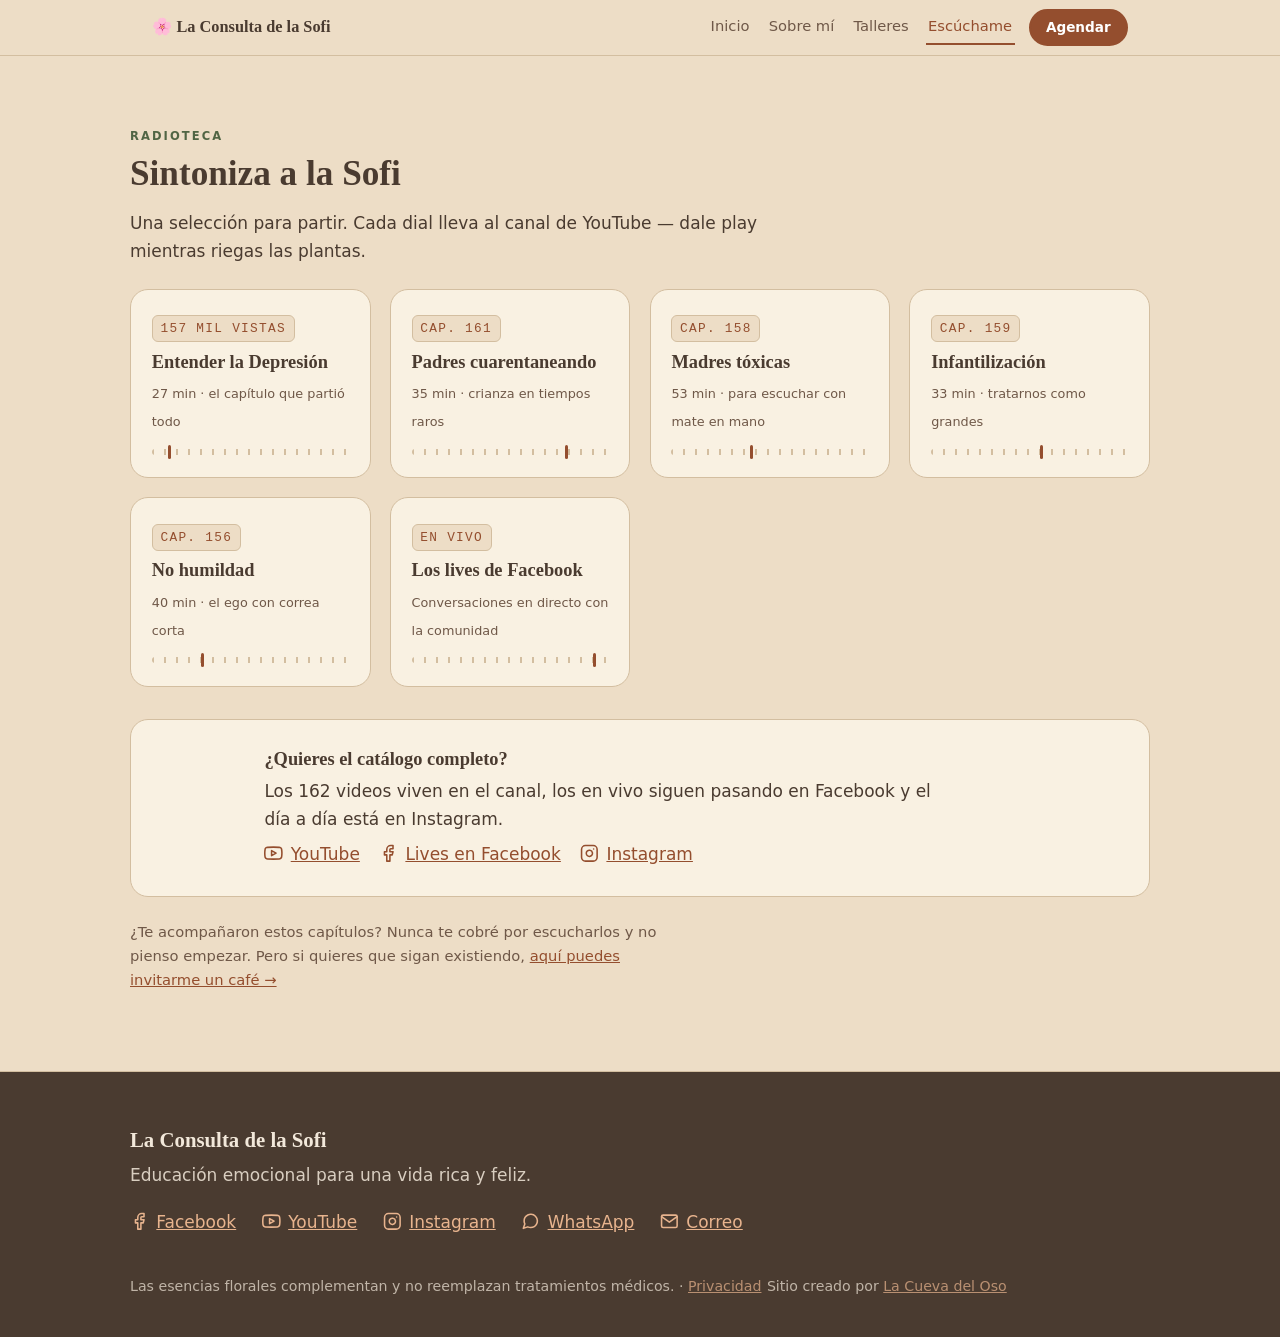
<file: escuchame.html>
<!doctype html>
<html lang="es-CL">
<head>
<meta charset="utf-8">
<meta name="viewport" content="width=device-width, initial-scale=1">
<title>Radioteca del podcast — La Consulta de la Sofi</title>
<meta name="description" content="Más de 160 capítulos de la Sofi sobre emociones, crianza, duelos y la vida misma. Una selección para partir, y el catálogo completo en su canal de YouTube.">
<link rel="canonical" href="https://laconsultadelasofi.cl/escuchame.html">
<meta property="og:type" content="website">
<meta property="og:site_name" content="La Consulta de la Sofi">
<meta property="og:locale" content="es_CL">
<meta property="og:title" content="La radioteca de la Sofi — más de 160 capítulos">
<meta property="og:description" content="Emociones, crianza, duelos y la vida misma. Un consultorio con alma de radio.">
<meta property="og:url" content="https://laconsultadelasofi.cl/escuchame.html">
<meta property="og:image" content="https://laconsultadelasofi.cl/assets/sofi-avatar.jpg">
<meta property="og:image:width" content="400">
<meta property="og:image:height" content="400">
<meta property="og:image:alt" content="Ilustración de Sofía con audífonos rojos frente a un micrófono de radio">
<meta name="twitter:card" content="summary">
<link rel="icon" href="data:image/svg+xml,<svg xmlns=%22http://www.w3.org/2000/svg%22 viewBox=%220 0 100 100%22><text y=%22.9em%22 font-size=%2290%22>🌸</text></svg>">
<link rel="stylesheet" href="css/base.css">
<link rel="stylesheet" href="css/componentes.css">
</head>
<body>
<a class="skip-link" href="#main">Saltar al contenido</a>

<!-- ponytail: nav duplicado en las 6 páginas; sin build no hay includes. Si cambia, cambiarlo en las 6. -->
<nav>
  <div class="wrap">
    <a class="brand" href="./">🌸 La Consulta de la Sofi</a>
    <a class="link" href="./">Inicio</a>
    <a class="link" href="sobre-mi.html">Sobre mí</a>
    <a class="link" href="talleres.html">Talleres</a>
    <a class="link" href="escuchame.html" aria-current="page">Escúchame</a>
    <a class="btn primary small" href="agendar.html">Agendar</a>
  </div>
</nav>

<main id="main">
  <section>
    <div class="wrap">
      <span class="eyebrow">Radioteca</span>
      <h1>Sintoniza a la Sofi</h1>
      <p>Una selección para partir. Cada dial lleva al canal de YouTube — dale play mientras riegas las plantas.</p>
      <div class="grid" id="lista-episodios"></div>
      <div class="panel" style="margin-top:2rem">
        <div class="eq" aria-hidden="true"><span></span><span></span><span></span><span></span><span></span><span></span></div>
        <div>
          <h3 style="margin-bottom:.2em">¿Quieres el catálogo completo?</h3>
          <p style="margin-bottom:.4em">Los 162 videos viven en el canal, los en vivo siguen pasando en Facebook y el día a día está en Instagram.</p>
          <p style="margin:0; display:flex; gap:1.2rem; flex-wrap:wrap">
            <a class="ico-link" href="https://www.youtube.com/@LaConsultadelaSofi" target="_blank" rel="noopener"><svg class="ico" viewBox="0 0 24 24" aria-hidden="true"><path d="M22.54 6.42a2.78 2.78 0 0 0-1.94-2C18.88 4 12 4 12 4s-6.88 0-8.6.46a2.78 2.78 0 0 0-1.94 2A29 29 0 0 0 1 11.75a29 29 0 0 0 .46 5.33A2.78 2.78 0 0 0 3.4 19c1.72.46 8.6.46 8.6.46s6.88 0 8.6-.46a2.78 2.78 0 0 0 1.94-1.92 29 29 0 0 0 .46-5.25 29 29 0 0 0-.46-5.41z"/><polygon points="9.75 15.02 15.5 11.75 9.75 8.48 9.75 15.02"/></svg>YouTube</a>
            <a class="ico-link" href="https://www.facebook.com/LaConsultaDeLaSofi" target="_blank" rel="noopener"><svg class="ico" viewBox="0 0 24 24" aria-hidden="true"><path d="M18 2h-3a5 5 0 0 0-5 5v3H7v4h3v8h4v-8h3l1-4h-4V7a1 1 0 0 1 1-1h3z"/></svg>Lives en Facebook</a>
            <a class="ico-link" href="https://www.instagram.com/laconsultadelasofi/" target="_blank" rel="noopener"><svg class="ico" viewBox="0 0 24 24" aria-hidden="true"><rect x="2" y="2" width="20" height="20" rx="5"/><path d="M16 11.37A4 4 0 1 1 12.63 8 4 4 0 0 1 16 11.37z"/><line x1="17.5" y1="6.5" x2="17.51" y2="6.5"/></svg>Instagram</a>
          </p>
        </div>
      </div>
      <!-- HU-22: quien terminó de recorrer la radioteca es el mejor donante del sitio.
           Una línea, no una sección — el bloque completo vive en index.html#aportes. -->
      <p class="nota-pie">¿Te acompañaron estos capítulos? Nunca te cobré por escucharlos y no pienso empezar. Pero si quieres que sigan existiendo, <a href="./#aportes">aquí puedes invitarme un café →</a></p>
    </div>
  </section>
</main>

<!-- ponytail: footer duplicado en las 6 páginas. Si cambia, cambiarlo en las 6. -->
<footer>
  <div class="wrap">
    <h2 style="font-size:1.3rem">La Consulta de la Sofi</h2>
    <p style="opacity:.85">Educación emocional para una vida rica y feliz.</p>
    <ul class="links">
      <li><a class="ico-link" href="https://www.facebook.com/LaConsultaDeLaSofi" target="_blank" rel="noopener"><svg class="ico" viewBox="0 0 24 24" aria-hidden="true"><path d="M18 2h-3a5 5 0 0 0-5 5v3H7v4h3v8h4v-8h3l1-4h-4V7a1 1 0 0 1 1-1h3z"/></svg>Facebook</a></li>
      <li><a class="ico-link" href="https://www.youtube.com/@LaConsultadelaSofi" target="_blank" rel="noopener"><svg class="ico" viewBox="0 0 24 24" aria-hidden="true"><path d="M22.54 6.42a2.78 2.78 0 0 0-1.94-2C18.88 4 12 4 12 4s-6.88 0-8.6.46a2.78 2.78 0 0 0-1.94 2A29 29 0 0 0 1 11.75a29 29 0 0 0 .46 5.33A2.78 2.78 0 0 0 3.4 19c1.72.46 8.6.46 8.6.46s6.88 0 8.6-.46a2.78 2.78 0 0 0 1.94-1.92 29 29 0 0 0 .46-5.25 29 29 0 0 0-.46-5.41z"/><polygon points="9.75 15.02 15.5 11.75 9.75 8.48 9.75 15.02"/></svg>YouTube</a></li>
      <li><a class="ico-link" href="https://www.instagram.com/laconsultadelasofi/" target="_blank" rel="noopener"><svg class="ico" viewBox="0 0 24 24" aria-hidden="true"><rect x="2" y="2" width="20" height="20" rx="5"/><path d="M16 11.37A4 4 0 1 1 12.63 8 4 4 0 0 1 16 11.37z"/><line x1="17.5" y1="6.5" x2="17.51" y2="6.5"/></svg>Instagram</a></li>
      <li><a class="ico-link" href="https://wa.me/56928192203?text=Hola%20Sofi%2C%20te%20escribo%20desde%20tu%20p%C3%A1gina" target="_blank" rel="noopener"><svg class="ico" viewBox="0 0 24 24" aria-hidden="true"><path d="M21 11.5a8.38 8.38 0 0 1-.9 3.8 8.5 8.5 0 0 1-7.6 4.7 8.38 8.38 0 0 1-3.8-.9L3 21l1.9-5.7a8.38 8.38 0 0 1-.9-3.8 8.5 8.5 0 0 1 4.7-7.6 8.38 8.38 0 0 1 3.8-.9h.5a8.48 8.48 0 0 1 8 8z"/></svg>WhatsApp</a></li>
      <li><a class="ico-link" href="mailto:contacto@laconsultadelasofi.cl"><svg class="ico" viewBox="0 0 24 24" aria-hidden="true"><rect x="2" y="4" width="20" height="16" rx="2"/><polyline points="22,6 12,13 2,6"/></svg>Correo</a></li>
    </ul>
    <small>Las esencias florales complementan y no reemplazan tratamientos médicos. · <a href="privacidad.html">Privacidad</a></small>
    <small>Sitio creado por <a href="https://lacuevadeloso.cl" target="_blank" rel="noopener">La Cueva del Oso</a></small>
  </div>
</footer>

<script src="js/datos.js" defer></script>
<script src="js/escuchame.js" defer></script>
</body>
</html>
</file>
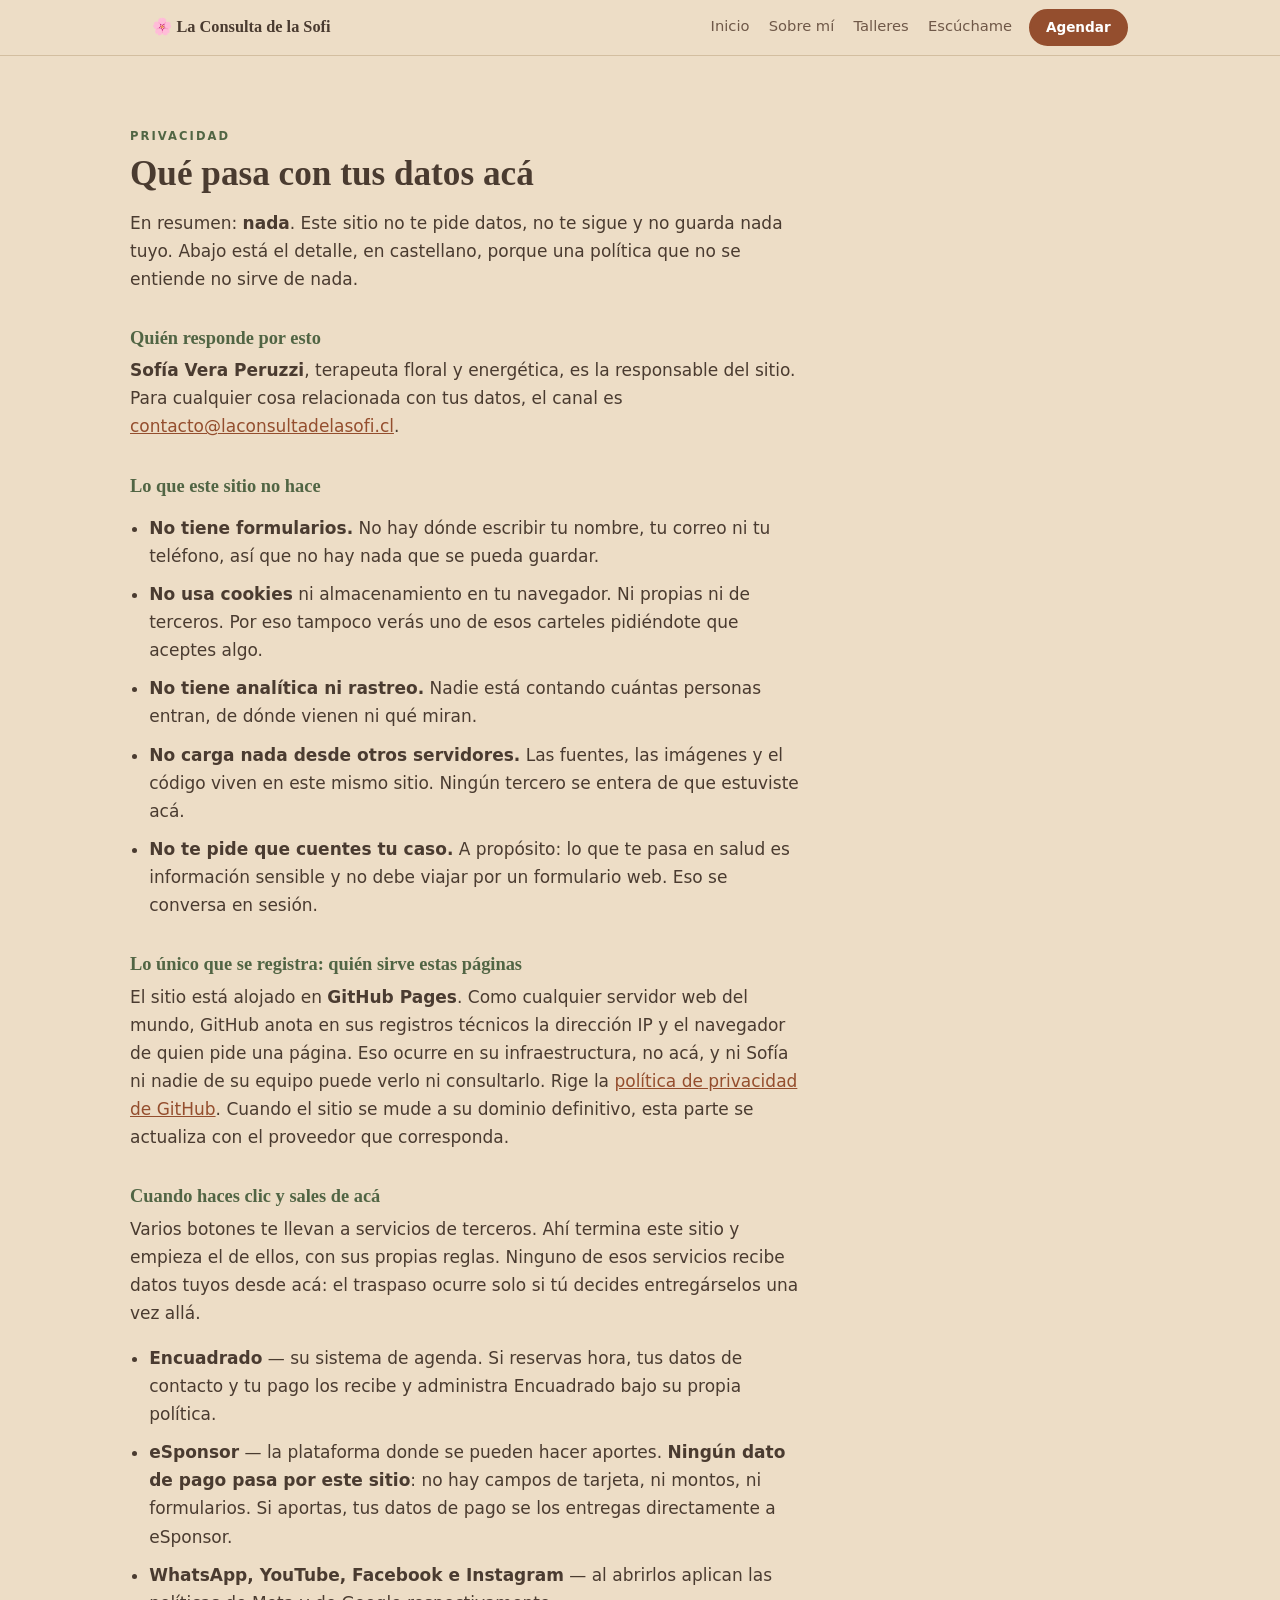
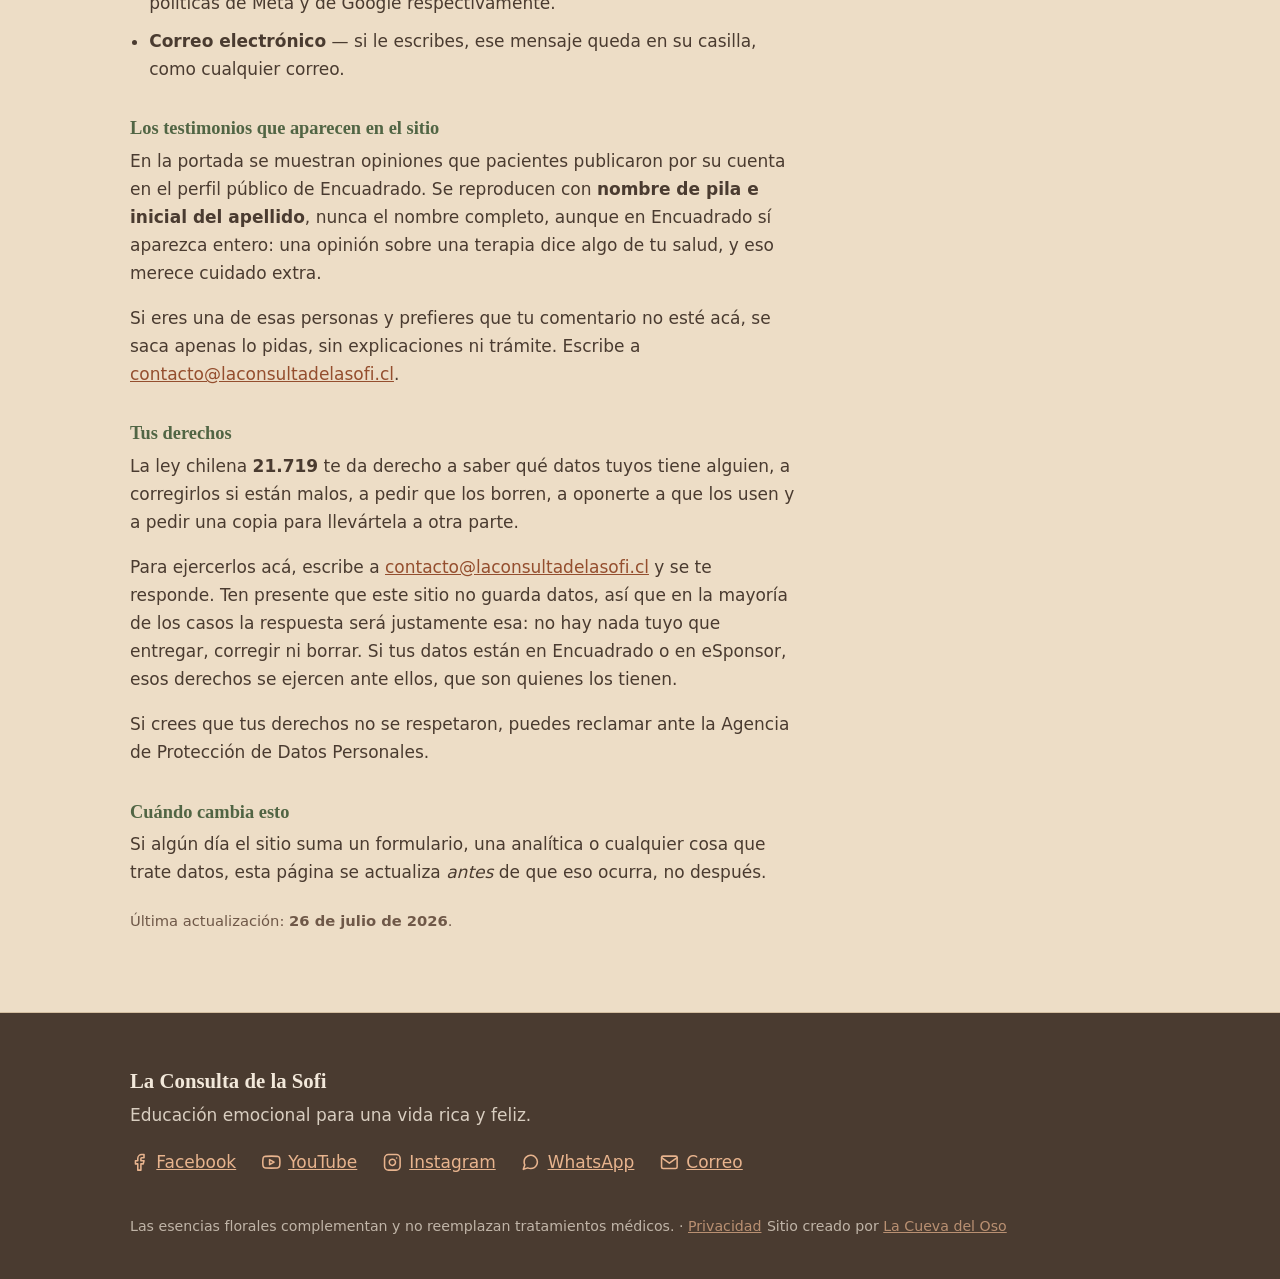
<file: privacidad.html>
<!doctype html>
<html lang="es-CL">
<head>
<meta charset="utf-8">
<meta name="viewport" content="width=device-width, initial-scale=1">
<title>Privacidad — La Consulta de la Sofi</title>
<meta name="description" content="Qué pasa con tus datos acá: el sitio no guarda nada, no usa cookies ni rastreo. Qué ocurre al salir a Encuadrado o eSponsor, y cómo ejercer tus derechos.">
<meta name="robots" content="noindex, follow">
<link rel="canonical" href="https://laconsultadelasofi.cl/privacidad.html">
<meta property="og:type" content="website">
<meta property="og:site_name" content="La Consulta de la Sofi">
<meta property="og:locale" content="es_CL">
<meta property="og:title" content="Privacidad — La Consulta de la Sofi">
<meta property="og:description" content="Este sitio no guarda datos, no usa cookies y no rastrea a nadie. Acá está el detalle.">
<meta property="og:url" content="https://laconsultadelasofi.cl/privacidad.html">
<meta property="og:image" content="https://laconsultadelasofi.cl/assets/sofi-avatar.jpg">
<meta property="og:image:width" content="400">
<meta property="og:image:height" content="400">
<meta property="og:image:alt" content="Ilustración de Sofía con audífonos rojos frente a un micrófono de radio">
<meta name="twitter:card" content="summary">
<link rel="icon" href="data:image/svg+xml,<svg xmlns=%22http://www.w3.org/2000/svg%22 viewBox=%220 0 100 100%22><text y=%22.9em%22 font-size=%2290%22>🌸</text></svg>">
<link rel="stylesheet" href="css/base.css">
<link rel="stylesheet" href="css/componentes.css">
</head>
<body>
<a class="skip-link" href="#main">Saltar al contenido</a>

<!-- ponytail: nav duplicado en las 5 páginas; sin build no hay includes. Si cambia, cambiarlo en las cinco. -->
<nav>
  <div class="wrap">
    <a class="brand" href="./">🌸 La Consulta de la Sofi</a>
    <a class="link" href="./">Inicio</a>
    <a class="link" href="sobre-mi.html">Sobre mí</a>
    <a class="link" href="talleres.html">Talleres</a>
    <a class="link" href="escuchame.html">Escúchame</a>
    <a class="btn primary small" href="agendar.html">Agendar</a>
  </div>
</nav>

<main id="main">
  <section class="legal">
    <div class="wrap">
      <span class="eyebrow">Privacidad</span>
      <h1>Qué pasa con tus datos acá</h1>
      <p>En resumen: <strong>nada</strong>. Este sitio no te pide datos, no te sigue
        y no guarda nada tuyo. Abajo está el detalle, en castellano, porque una
        política que no se entiende no sirve de nada.</p>

      <h3>Quién responde por esto</h3>
      <p><strong>Sofía Vera Peruzzi</strong>, terapeuta floral y energética, es la
        responsable del sitio. Para cualquier cosa relacionada con tus datos,
        el canal es <a href="mailto:contacto@laconsultadelasofi.cl">contacto@laconsultadelasofi.cl</a>.</p>

      <h3>Lo que este sitio no hace</h3>
      <ul>
        <li><strong>No tiene formularios.</strong> No hay dónde escribir tu nombre,
          tu correo ni tu teléfono, así que no hay nada que se pueda guardar.</li>
        <li><strong>No usa cookies</strong> ni almacenamiento en tu navegador. Ni
          propias ni de terceros. Por eso tampoco verás uno de esos carteles
          pidiéndote que aceptes algo.</li>
        <li><strong>No tiene analítica ni rastreo.</strong> Nadie está contando
          cuántas personas entran, de dónde vienen ni qué miran.</li>
        <li><strong>No carga nada desde otros servidores.</strong> Las fuentes, las
          imágenes y el código viven en este mismo sitio. Ningún tercero se entera
          de que estuviste acá.</li>
        <li><strong>No te pide que cuentes tu caso.</strong> A propósito: lo que te
          pasa en salud es información sensible y no debe viajar por un formulario
          web. Eso se conversa en sesión.</li>
      </ul>

      <h3>Lo único que se registra: quién sirve estas páginas</h3>
      <p>El sitio está alojado en <strong>GitHub Pages</strong>. Como cualquier
        servidor web del mundo, GitHub anota en sus registros técnicos la dirección
        IP y el navegador de quien pide una página. Eso ocurre en su
        infraestructura, no acá, y ni Sofía ni nadie de su equipo puede verlo ni
        consultarlo. Rige la
        <a href="https://docs.github.com/es/site-policy/privacy-policies/github-general-privacy-statement" target="_blank" rel="noopener">política de privacidad de GitHub</a>.
        Cuando el sitio se mude a su dominio definitivo, esta parte se actualiza con
        el proveedor que corresponda.</p>

      <h3>Cuando haces clic y sales de acá</h3>
      <p>Varios botones te llevan a servicios de terceros. Ahí termina este sitio y
        empieza el de ellos, con sus propias reglas. Ninguno de esos servicios
        recibe datos tuyos desde acá: el traspaso ocurre solo si tú decides
        entregárselos una vez allá.</p>
      <ul>
        <li><strong>Encuadrado</strong> — su sistema de agenda. Si reservas hora,
          tus datos de contacto y tu pago los recibe y administra Encuadrado bajo
          su propia política.</li>
        <li><strong>eSponsor</strong> — la plataforma donde se pueden hacer aportes.
          <strong>Ningún dato de pago pasa por este sitio</strong>: no hay campos de
          tarjeta, ni montos, ni formularios. Si aportas, tus datos de pago se los
          entregas directamente a eSponsor.</li>
        <li><strong>WhatsApp, YouTube, Facebook e Instagram</strong> — al abrirlos
          aplican las políticas de Meta y de Google respectivamente.</li>
        <li><strong>Correo electrónico</strong> — si le escribes, ese mensaje queda
          en su casilla, como cualquier correo.</li>
      </ul>

      <h3>Los testimonios que aparecen en el sitio</h3>
      <p>En la portada se muestran opiniones que pacientes publicaron por su cuenta
        en el perfil público de Encuadrado. Se reproducen con
        <strong>nombre de pila e inicial del apellido</strong>, nunca el nombre
        completo, aunque en Encuadrado sí aparezca entero: una opinión sobre una
        terapia dice algo de tu salud, y eso merece cuidado extra.</p>
      <p>Si eres una de esas personas y prefieres que tu comentario no esté acá, se
        saca apenas lo pidas, sin explicaciones ni trámite. Escribe a
        <a href="mailto:contacto@laconsultadelasofi.cl">contacto@laconsultadelasofi.cl</a>.</p>

      <h3>Tus derechos</h3>
      <p>La ley chilena <strong>21.719</strong> te da derecho a saber qué datos
        tuyos tiene alguien, a corregirlos si están malos, a pedir que los borren,
        a oponerte a que los usen y a pedir una copia para llevártela a otra parte.</p>
      <p>Para ejercerlos acá, escribe a
        <a href="mailto:contacto@laconsultadelasofi.cl">contacto@laconsultadelasofi.cl</a>
        y se te responde. Ten presente que este sitio no guarda datos, así que en la
        mayoría de los casos la respuesta será justamente esa: no hay nada tuyo que
        entregar, corregir ni borrar. Si tus datos están en Encuadrado o en
        eSponsor, esos derechos se ejercen ante ellos, que son quienes los tienen.</p>
      <p>Si crees que tus derechos no se respetaron, puedes reclamar ante la
        Agencia de Protección de Datos Personales.</p>

      <h3>Cuándo cambia esto</h3>
      <p>Si algún día el sitio suma un formulario, una analítica o cualquier cosa
        que trate datos, esta página se actualiza <em>antes</em> de que eso ocurra,
        no después.</p>

      <p class="nota-pie">Última actualización: <strong>26 de julio de 2026</strong>.</p>
    </div>
  </section>
</main>

<!-- ponytail: footer duplicado en las 5 páginas. Si cambia, cambiarlo en las cinco. -->
<footer>
  <div class="wrap">
    <h2 style="font-size:1.3rem">La Consulta de la Sofi</h2>
    <p style="opacity:.85">Educación emocional para una vida rica y feliz.</p>
    <ul class="links">
      <li><a class="ico-link" href="https://www.facebook.com/LaConsultaDeLaSofi" target="_blank" rel="noopener"><svg class="ico" viewBox="0 0 24 24" aria-hidden="true"><path d="M18 2h-3a5 5 0 0 0-5 5v3H7v4h3v8h4v-8h3l1-4h-4V7a1 1 0 0 1 1-1h3z"/></svg>Facebook</a></li>
      <li><a class="ico-link" href="https://www.youtube.com/@LaConsultadelaSofi" target="_blank" rel="noopener"><svg class="ico" viewBox="0 0 24 24" aria-hidden="true"><path d="M22.54 6.42a2.78 2.78 0 0 0-1.94-2C18.88 4 12 4 12 4s-6.88 0-8.6.46a2.78 2.78 0 0 0-1.94 2A29 29 0 0 0 1 11.75a29 29 0 0 0 .46 5.33A2.78 2.78 0 0 0 3.4 19c1.72.46 8.6.46 8.6.46s6.88 0 8.6-.46a2.78 2.78 0 0 0 1.94-1.92 29 29 0 0 0 .46-5.25 29 29 0 0 0-.46-5.41z"/><polygon points="9.75 15.02 15.5 11.75 9.75 8.48 9.75 15.02"/></svg>YouTube</a></li>
      <li><a class="ico-link" href="https://www.instagram.com/laconsultadelasofi/" target="_blank" rel="noopener"><svg class="ico" viewBox="0 0 24 24" aria-hidden="true"><rect x="2" y="2" width="20" height="20" rx="5"/><path d="M16 11.37A4 4 0 1 1 12.63 8 4 4 0 0 1 16 11.37z"/><line x1="17.5" y1="6.5" x2="17.51" y2="6.5"/></svg>Instagram</a></li>
      <li><a class="ico-link" href="https://wa.me/56928192203?text=Hola%20Sofi%2C%20te%20escribo%20desde%20tu%20p%C3%A1gina" target="_blank" rel="noopener"><svg class="ico" viewBox="0 0 24 24" aria-hidden="true"><path d="M21 11.5a8.38 8.38 0 0 1-.9 3.8 8.5 8.5 0 0 1-7.6 4.7 8.38 8.38 0 0 1-3.8-.9L3 21l1.9-5.7a8.38 8.38 0 0 1-.9-3.8 8.5 8.5 0 0 1 4.7-7.6 8.38 8.38 0 0 1 3.8-.9h.5a8.48 8.48 0 0 1 8 8z"/></svg>WhatsApp</a></li>
      <li><a class="ico-link" href="mailto:contacto@laconsultadelasofi.cl"><svg class="ico" viewBox="0 0 24 24" aria-hidden="true"><rect x="2" y="4" width="20" height="16" rx="2"/><polyline points="22,6 12,13 2,6"/></svg>Correo</a></li>
    </ul>
    <small>Las esencias florales complementan y no reemplazan tratamientos médicos. · <a href="privacidad.html">Privacidad</a></small>
    <small>Sitio creado por <a href="https://lacuevadeloso.cl" target="_blank" rel="noopener">La Cueva del Oso</a></small>
  </div>
</footer>


</body>
</html>
</file>
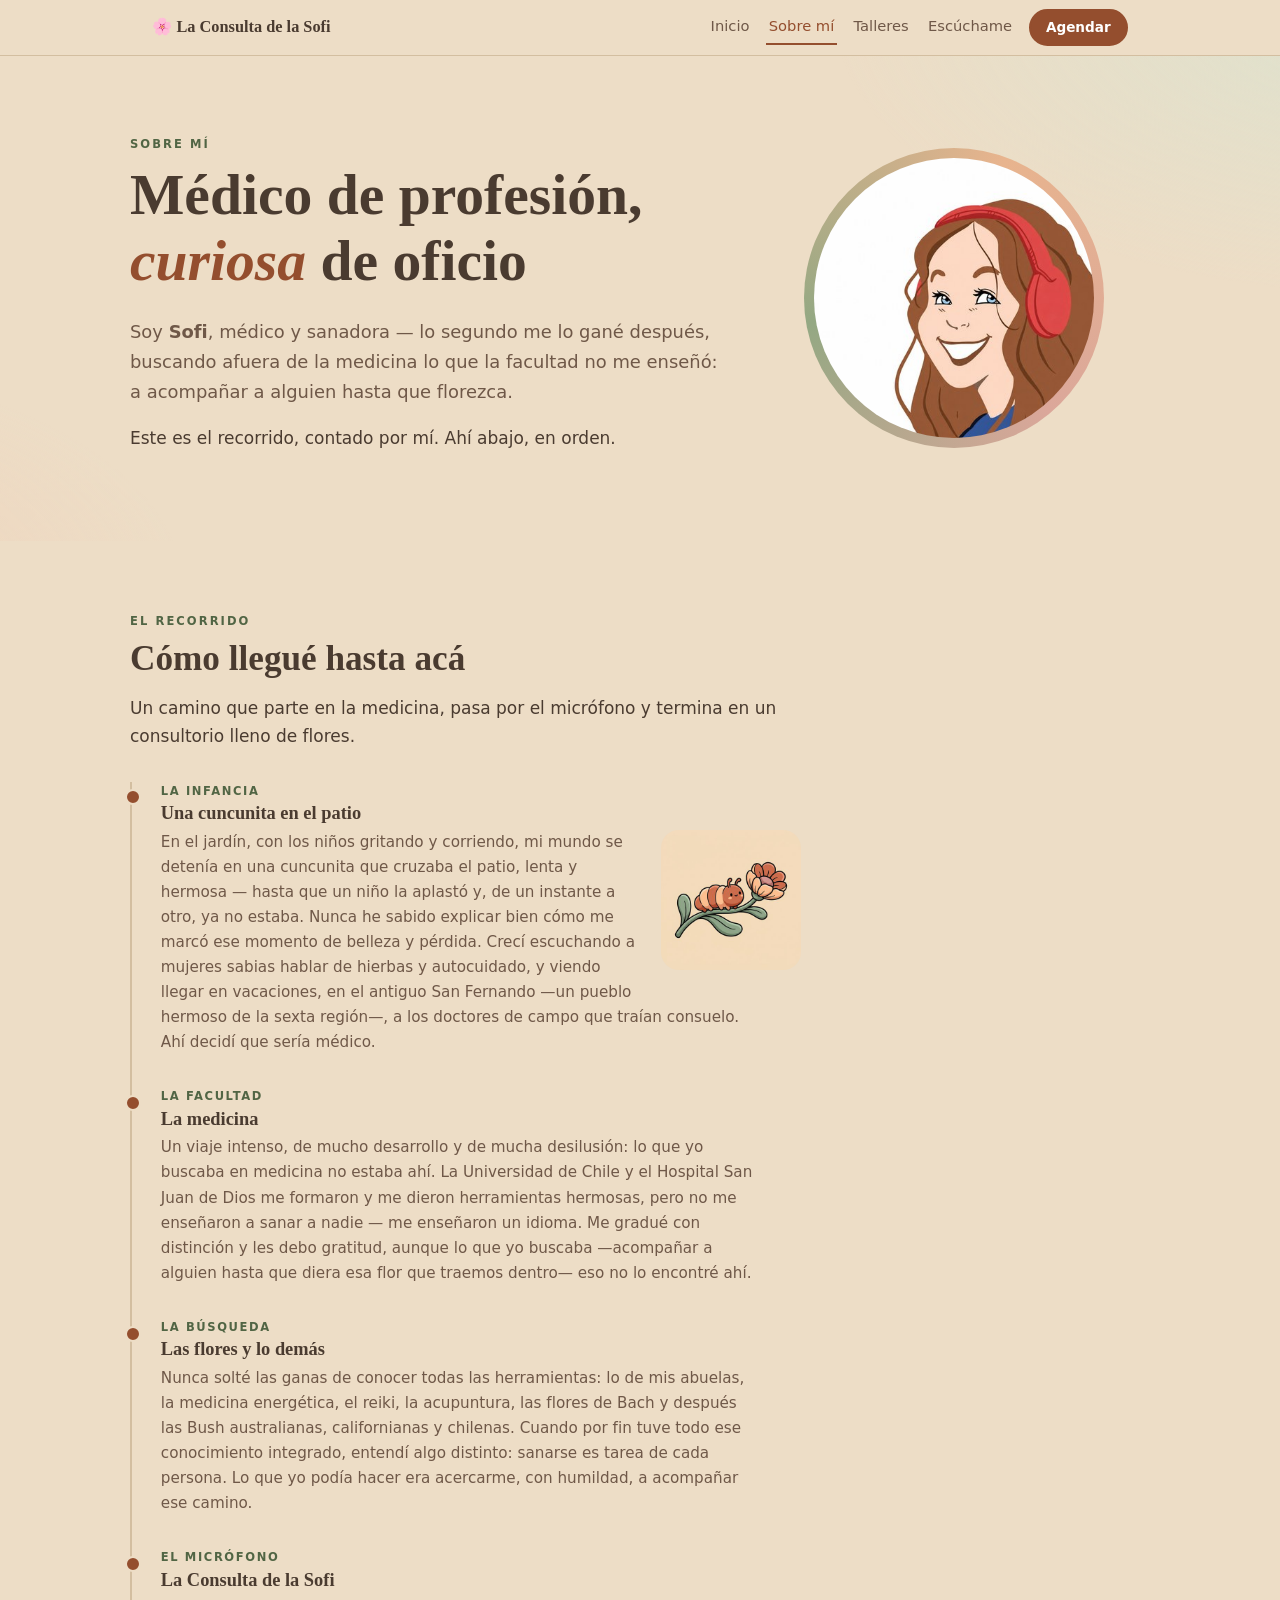
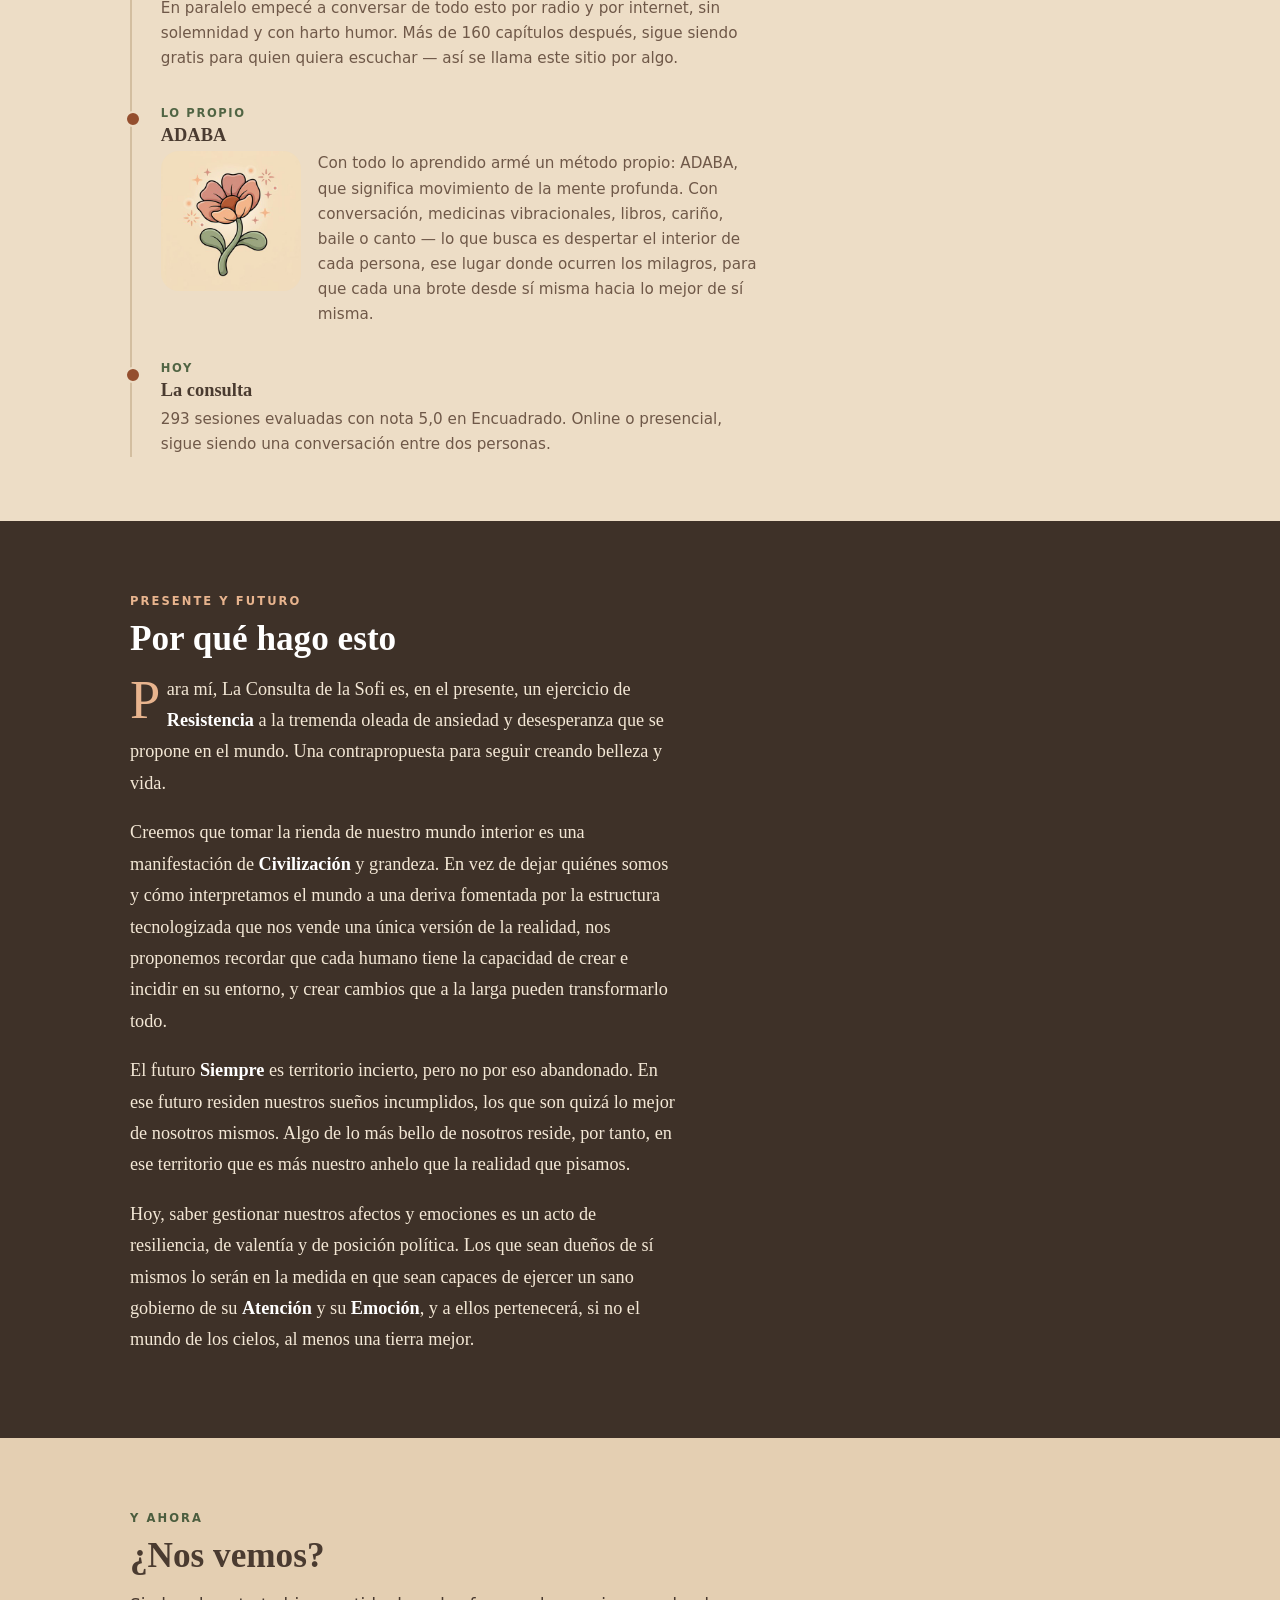
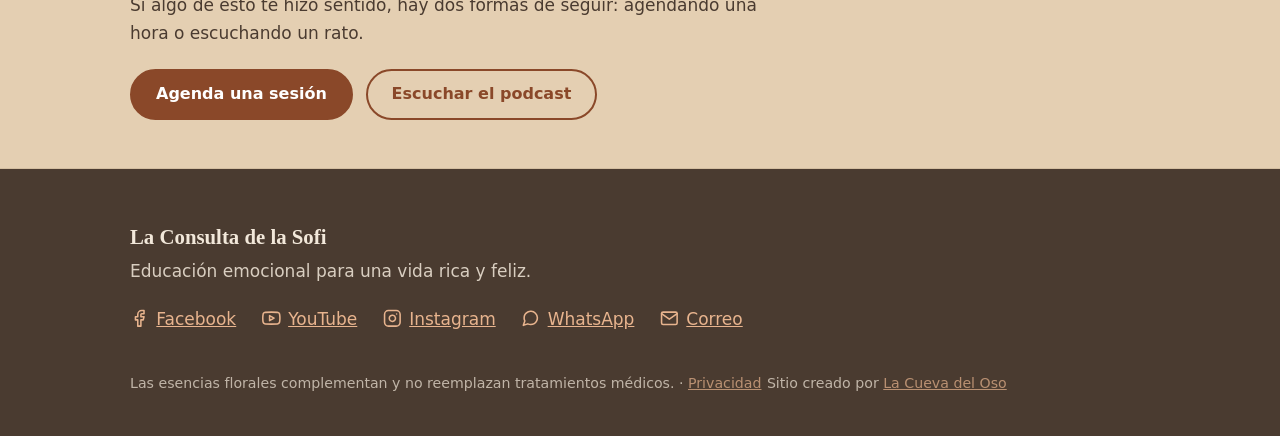
<file: sobre-mi.html>
<!doctype html>
<html lang="es-CL">
<head>
<meta charset="utf-8">
<meta name="viewport" content="width=device-width, initial-scale=1">
<title>Sobre mí — La Consulta de la Sofi</title>
<meta name="description" content="Quién es Sofía Vera: médico, comunicadora y terapeuta floral. Su recorrido desde la radio hasta ADABA, su método propio.">
<link rel="canonical" href="https://laconsultadelasofi.cl/sobre-mi.html">
<meta property="og:type" content="profile">
<meta property="og:site_name" content="La Consulta de la Sofi">
<meta property="og:locale" content="es_CL">
<meta property="og:title" content="Sobre mí — Sofía Vera">
<meta property="og:description" content="Médico, comunicadora y terapeuta floral. Mi recorrido desde la radio hasta ADABA.">
<meta property="og:url" content="https://laconsultadelasofi.cl/sobre-mi.html">
<meta property="og:image" content="https://laconsultadelasofi.cl/assets/sofi-avatar.jpg">
<meta property="og:image:width" content="400">
<meta property="og:image:height" content="400">
<meta property="og:image:alt" content="Ilustración de Sofía con audífonos rojos frente a un micrófono de radio">
<meta name="twitter:card" content="summary">
<link rel="icon" href="data:image/svg+xml,<svg xmlns=%22http://www.w3.org/2000/svg%22 viewBox=%220 0 100 100%22><text y=%22.9em%22 font-size=%2290%22>🌸</text></svg>">
<link rel="stylesheet" href="css/base.css">
<link rel="stylesheet" href="css/componentes.css">
</head>
<body>
<a class="skip-link" href="#main">Saltar al contenido</a>

<!-- ponytail: nav duplicado en las 6 páginas; sin build no hay includes. Si cambia, cambiarlo en las 6. -->
<nav>
  <div class="wrap">
    <a class="brand" href="./">🌸 La Consulta de la Sofi</a>
    <a class="link" href="./">Inicio</a>
    <a class="link" href="sobre-mi.html" aria-current="page">Sobre mí</a>
    <a class="link" href="talleres.html">Talleres</a>
    <a class="link" href="escuchame.html">Escúchame</a>
    <a class="btn primary small" href="agendar.html">Agendar</a>
  </div>
</nav>

<main id="main">
  <div class="hero">
    <div class="wrap">
      <div>
        <span class="eyebrow">Sobre mí</span>
        <h1>Médico de profesión, <em>curiosa</em> de oficio</h1>
        <p class="sub">Soy <strong>Sofi</strong>, médico y sanadora — lo segundo me lo gané después, buscando afuera de la medicina lo que la facultad no me enseñó: a acompañar a alguien hasta que florezca.</p>
        <p>Este es el recorrido, contado por mí. Ahí abajo, en orden.</p>
      </div>
      <div class="avatar-ring">
        <img src="assets/sofi-retrato.jpg" width="320" height="320" alt="Ilustración de Sofía con audífonos rojos">
      </div>
    </div>
  </div>

  <!-- Línea de tiempo SIN años a propósito: las fechas exactas las confirma
       Sofía junto con su biografía. Ningún dato acá está inventado — todos
       salen de lo ya publicado y verificado en index.html. -->
  <section>
    <div class="wrap">
      <span class="eyebrow">El recorrido</span>
      <h2>Cómo llegué hasta acá</h2>
      <p>Un camino que parte en la medicina, pasa por el micrófono y termina en un consultorio lleno de flores.</p>
      <ol class="timeline">
        <li>
          <span class="cuando">La infancia</span>
          <h3 class="hito">Una cuncunita en el patio</h3>
          <img src="assets/sofi-cuncunita.jpg" width="140" height="140" alt="Ilustración de una cuncunita sobre una rama junto a una flor" style="float:right; width:140px; max-width:40%; height:auto; margin:0 0 .8em 1em; border-radius:var(--radius)">
          <p>En el jardín, con los niños gritando y corriendo, mi mundo se detenía en una cuncunita que cruzaba el patio, lenta y hermosa — hasta que un niño la aplastó y, de un instante a otro, ya no estaba. Nunca he sabido explicar bien cómo me marcó ese momento de belleza y pérdida. Crecí escuchando a mujeres sabias hablar de hierbas y autocuidado, y viendo llegar en vacaciones, en el antiguo San Fernando —un pueblo hermoso de la sexta región—, a los doctores de campo que traían consuelo. Ahí decidí que sería médico.</p>
        </li>
        <li>
          <span class="cuando">La facultad</span>
          <h3 class="hito">La medicina</h3>
          <p>Un viaje intenso, de mucho desarrollo y de mucha desilusión: lo que yo buscaba en medicina no estaba ahí. La Universidad de Chile y el Hospital San Juan de Dios me formaron y me dieron herramientas hermosas, pero no me enseñaron a sanar a nadie — me enseñaron un idioma. Me gradué con distinción y les debo gratitud, aunque lo que yo buscaba —acompañar a alguien hasta que diera esa flor que traemos dentro— eso no lo encontré ahí.</p>
        </li>
        <li>
          <span class="cuando">La búsqueda</span>
          <h3 class="hito">Las flores y lo demás</h3>
          <p>Nunca solté las ganas de conocer todas las herramientas: lo de mis abuelas, la medicina energética, el reiki, la acupuntura, las flores de Bach y después las Bush australianas, californianas y chilenas. Cuando por fin tuve todo ese conocimiento integrado, entendí algo distinto: sanarse es tarea de cada persona. Lo que yo podía hacer era acercarme, con humildad, a acompañar ese camino.</p>
        </li>
        <li>
          <span class="cuando">El micrófono</span>
          <h3 class="hito">La Consulta de la Sofi</h3>
          <p>En paralelo empecé a conversar de todo esto por radio y por internet, sin solemnidad y con harto humor. Más de 160 capítulos después, sigue siendo gratis para quien quiera escuchar — así se llama este sitio por algo.</p>
        </li>
        <li>
          <span class="cuando">Lo propio</span>
          <h3 class="hito">ADABA</h3>
          <img src="assets/sofi-flor.jpg" width="140" height="140" alt="Ilustración de una flor en plena floración" style="float:left; width:140px; max-width:40%; height:auto; margin:0 1em .8em 0; border-radius:var(--radius)">
          <p>Con todo lo aprendido armé un método propio: ADABA, que significa movimiento de la mente profunda. Con conversación, medicinas vibracionales, libros, cariño, baile o canto — lo que busca es despertar el interior de cada persona, ese lugar donde ocurren los milagros, para que cada una brote desde sí misma hacia lo mejor de sí misma.</p>
        </li>
        <li>
          <span class="cuando">Hoy</span>
          <h3 class="hito">La consulta</h3>
          <p>293 sesiones evaluadas con nota 5,0 en Encuadrado. Online o presencial, sigue siendo una conversación entre dos personas.</p>
        </li>
      </ol>
    </div>
  </section>

  <!-- Texto de Sofía (docs/Presente y Futuro.md), aprobado por ella 2026-09.
       Sus mayúsculas de énfasis y el "Creemos" plural son su voz: no corregir. -->
  <section class="manifiesto">
    <div class="wrap">
      <span class="eyebrow">Presente y futuro</span>
      <h2>Por qué hago esto</h2>
      <p>Para mí, La Consulta de la Sofi es, en el presente, un ejercicio de <strong>Resistencia</strong> a la tremenda oleada de ansiedad y desesperanza que se propone en el mundo. Una contrapropuesta para seguir creando belleza y vida.</p>
      <p>Creemos que tomar la rienda de nuestro mundo interior es una manifestación de <strong>Civilización</strong> y grandeza. En vez de dejar quiénes somos y cómo interpretamos el mundo a una deriva fomentada por la estructura tecnologizada que nos vende una única versión de la realidad, nos proponemos recordar que cada humano tiene la capacidad de crear e incidir en su entorno, y crear cambios que a la larga pueden transformarlo todo.</p>
      <p>El futuro <strong>Siempre</strong> es territorio incierto, pero no por eso abandonado. En ese futuro residen nuestros sueños incumplidos, los que son quizá lo mejor de nosotros mismos. Algo de lo más bello de nosotros reside, por tanto, en ese territorio que es más nuestro anhelo que la realidad que pisamos.</p>
      <p>Hoy, saber gestionar nuestros afectos y emociones es un acto de resiliencia, de valentía y de posición política. Los que sean dueños de sí mismos lo serán en la medida en que sean capaces de ejercer un sano gobierno de su <strong>Atención</strong> y su <strong>Emoción</strong>, y a ellos pertenecerá, si no el mundo de los cielos, al menos una tierra mejor.</p>
    </div>
  </section>

  <section class="alt" style="padding-bottom:3rem">
    <div class="wrap">
      <span class="eyebrow">Y ahora</span>
      <h2>¿Nos vemos?</h2>
      <p>Si algo de esto te hizo sentido, hay dos formas de seguir: agendando una hora o escuchando un rato.</p>
      <div class="cta-row">
        <a class="btn primary" href="https://wa.me/56928192203?text=Hola%20Sofi%2C%20te%20escribo%20desde%20tu%20p%C3%A1gina" target="_blank" rel="noopener">Agenda una sesión</a>
        <a class="btn" href="escuchame.html">Escuchar el podcast</a>
      </div>
    </div>
  </section>
</main>

<!-- ponytail: footer duplicado en las 6 páginas. Si cambia, cambiarlo en las 6. -->
<footer>
  <div class="wrap">
    <h2 style="font-size:1.3rem">La Consulta de la Sofi</h2>
    <p style="opacity:.85">Educación emocional para una vida rica y feliz.</p>
    <ul class="links">
      <li><a class="ico-link" href="https://www.facebook.com/LaConsultaDeLaSofi" target="_blank" rel="noopener"><svg class="ico" viewBox="0 0 24 24" aria-hidden="true"><path d="M18 2h-3a5 5 0 0 0-5 5v3H7v4h3v8h4v-8h3l1-4h-4V7a1 1 0 0 1 1-1h3z"/></svg>Facebook</a></li>
      <li><a class="ico-link" href="https://www.youtube.com/@LaConsultadelaSofi" target="_blank" rel="noopener"><svg class="ico" viewBox="0 0 24 24" aria-hidden="true"><path d="M22.54 6.42a2.78 2.78 0 0 0-1.94-2C18.88 4 12 4 12 4s-6.88 0-8.6.46a2.78 2.78 0 0 0-1.94 2A29 29 0 0 0 1 11.75a29 29 0 0 0 .46 5.33A2.78 2.78 0 0 0 3.4 19c1.72.46 8.6.46 8.6.46s6.88 0 8.6-.46a2.78 2.78 0 0 0 1.94-1.92 29 29 0 0 0 .46-5.25 29 29 0 0 0-.46-5.41z"/><polygon points="9.75 15.02 15.5 11.75 9.75 8.48 9.75 15.02"/></svg>YouTube</a></li>
      <li><a class="ico-link" href="https://www.instagram.com/laconsultadelasofi/" target="_blank" rel="noopener"><svg class="ico" viewBox="0 0 24 24" aria-hidden="true"><rect x="2" y="2" width="20" height="20" rx="5"/><path d="M16 11.37A4 4 0 1 1 12.63 8 4 4 0 0 1 16 11.37z"/><line x1="17.5" y1="6.5" x2="17.51" y2="6.5"/></svg>Instagram</a></li>
      <li><a class="ico-link" href="https://wa.me/56928192203?text=Hola%20Sofi%2C%20te%20escribo%20desde%20tu%20p%C3%A1gina" target="_blank" rel="noopener"><svg class="ico" viewBox="0 0 24 24" aria-hidden="true"><path d="M21 11.5a8.38 8.38 0 0 1-.9 3.8 8.5 8.5 0 0 1-7.6 4.7 8.38 8.38 0 0 1-3.8-.9L3 21l1.9-5.7a8.38 8.38 0 0 1-.9-3.8 8.5 8.5 0 0 1 4.7-7.6 8.38 8.38 0 0 1 3.8-.9h.5a8.48 8.48 0 0 1 8 8z"/></svg>WhatsApp</a></li>
      <li><a class="ico-link" href="mailto:contacto@laconsultadelasofi.cl"><svg class="ico" viewBox="0 0 24 24" aria-hidden="true"><rect x="2" y="4" width="20" height="16" rx="2"/><polyline points="22,6 12,13 2,6"/></svg>Correo</a></li>
    </ul>
    <small>Las esencias florales complementan y no reemplazan tratamientos médicos. · <a href="privacidad.html">Privacidad</a></small>
    <small>Sitio creado por <a href="https://lacuevadeloso.cl" target="_blank" rel="noopener">La Cueva del Oso</a></small>
  </div>
</footer>

</body>
</html>
</file>
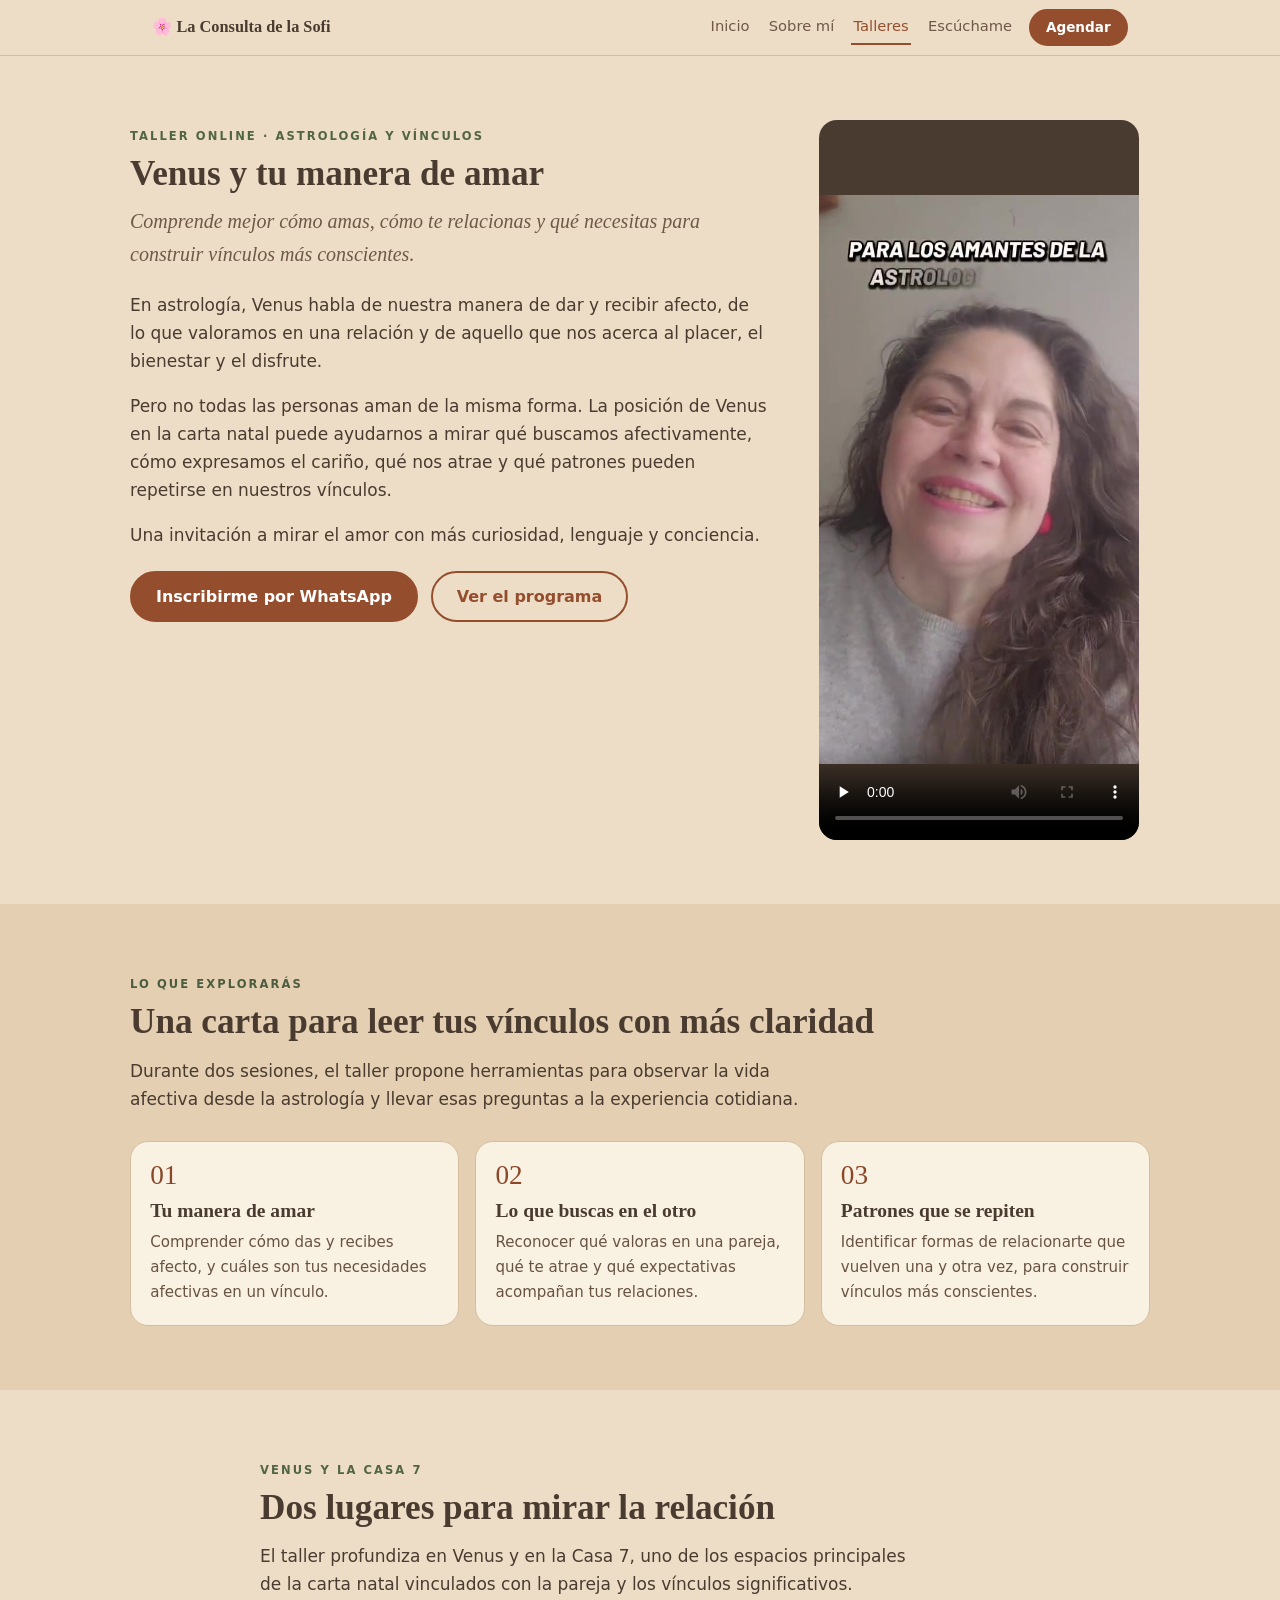
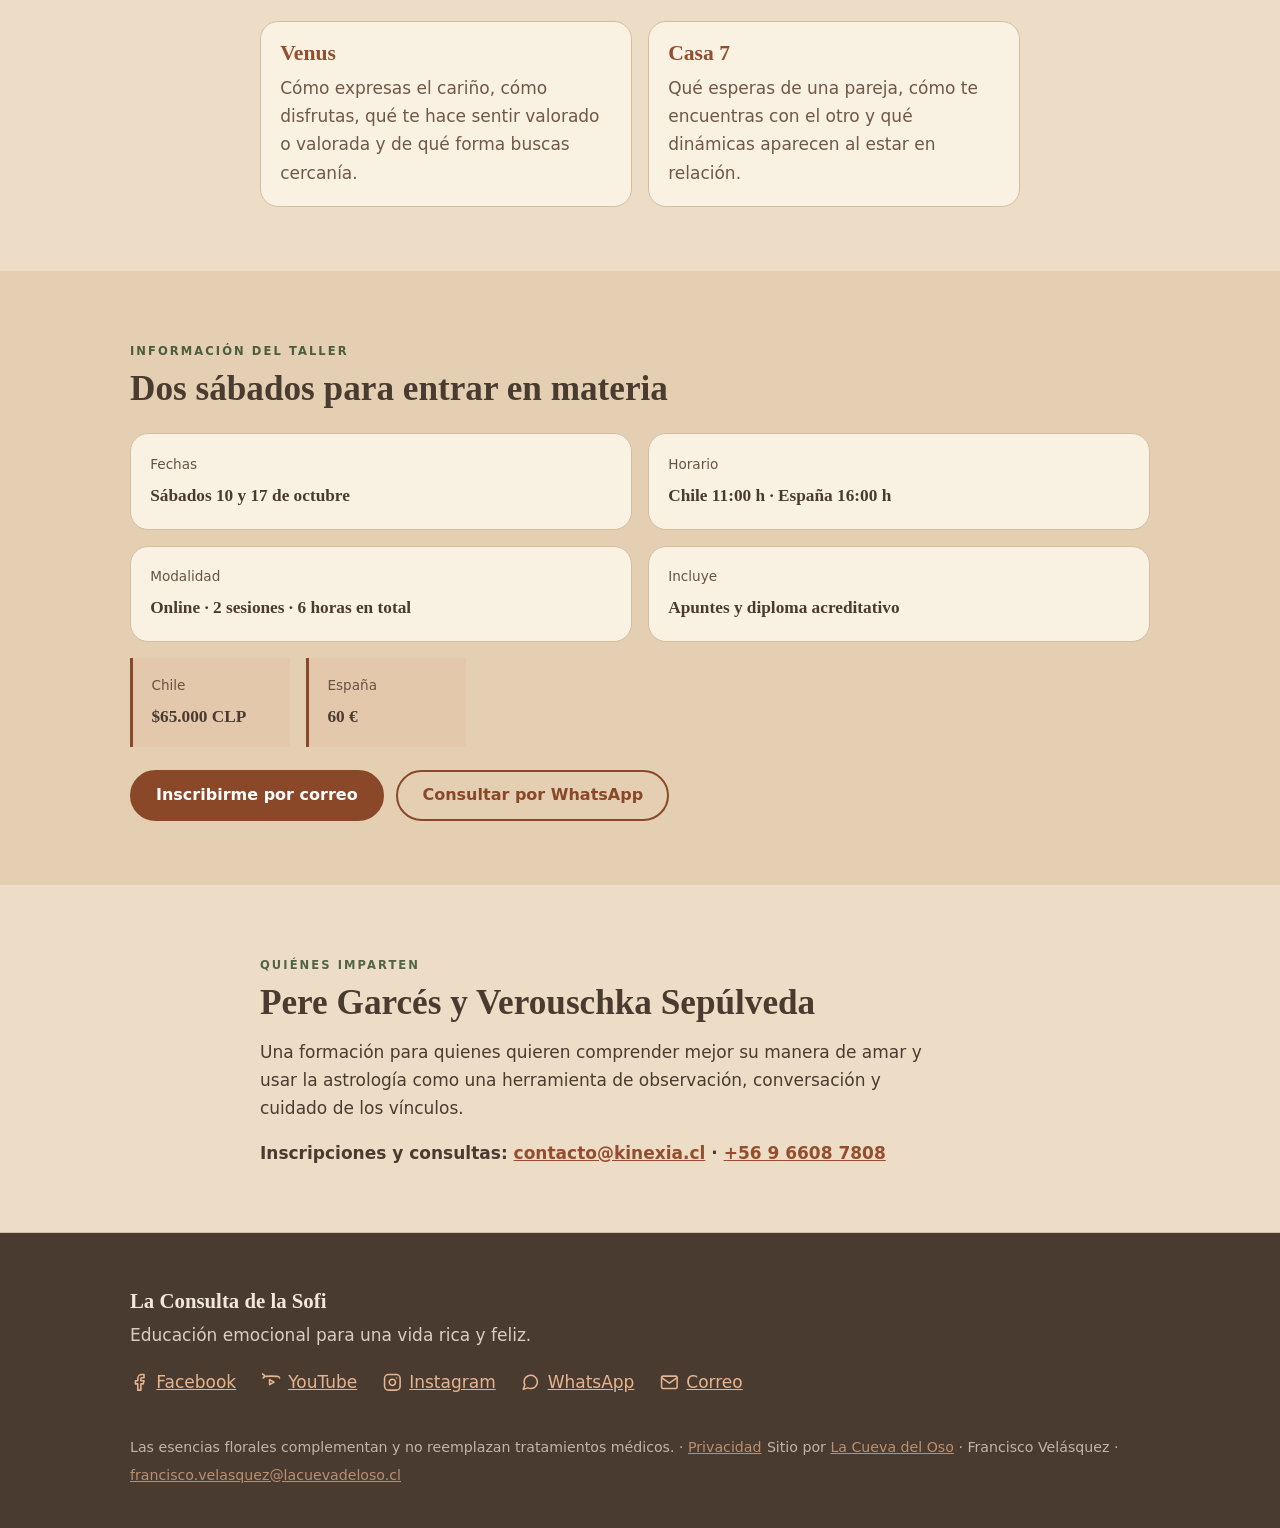
<file: taller-venus-manera-de-amar.html>
<!doctype html>
<html lang="es-CL">
<head>
<meta charset="utf-8">
<meta name="viewport" content="width=device-width, initial-scale=1">
<title>Venus y tu manera de amar — La Consulta de la Sofi</title>
<meta name="description" content="Taller online de astrología para comprender cómo amas, cómo te relacionas y qué necesitas para construir vínculos más conscientes.">
<link rel="canonical" href="https://laconsultadelasofi.cl/taller-venus-manera-de-amar.html">
<meta property="og:type" content="website">
<meta property="og:site_name" content="La Consulta de la Sofi">
<meta property="og:locale" content="es_CL">
<meta property="og:title" content="Venus y tu manera de amar">
<meta property="og:description" content="Un taller online de astrología para comprender tu manera de amar y vincularte.">
<meta property="og:url" content="https://laconsultadelasofi.cl/taller-venus-manera-de-amar.html">
<meta name="twitter:card" content="summary">
<link rel="icon" href="data:image/svg+xml,<svg xmlns=%22http://www.w3.org/2000/svg%22 viewBox=%220 0 100 100%22><text y=%22.9em%22 font-size=%2290%22>🌸</text></svg>">
<link rel="stylesheet" href="css/base.css">
<link rel="stylesheet" href="css/componentes.css">
<link rel="stylesheet" href="css/curso.css">
</head>
<body>
<a class="skip-link" href="#main">Saltar al contenido</a>

<nav>
  <div class="wrap">
    <a class="brand" href="./">🌸 La Consulta de la Sofi</a>
    <a class="link" href="./">Inicio</a>
    <a class="link" href="sobre-mi.html">Sobre mí</a>
    <a class="link" href="talleres.html" aria-current="page">Talleres</a>
    <a class="link" href="escuchame.html">Escúchame</a>
    <a class="btn primary small" href="agendar.html">Agendar</a>
  </div>
</nav>

<main id="main">
  <section class="venus-hero">
    <div class="wrap curso-intro">
      <div>
        <span class="eyebrow">Taller online · astrología y vínculos</span>
        <h1>Venus y tu manera de amar</h1>
        <p class="bajada">Comprende mejor cómo amas, cómo te relacionas y qué necesitas para construir vínculos más conscientes.</p>
        <p>En astrología, Venus habla de nuestra manera de dar y recibir afecto, de lo que valoramos en una relación y de aquello que nos acerca al placer, el bienestar y el disfrute.</p>
        <p>Pero no todas las personas aman de la misma forma. La posición de Venus en la carta natal puede ayudarnos a mirar qué buscamos afectivamente, cómo expresamos el cariño, qué nos atrae y qué patrones pueden repetirse en nuestros vínculos.</p>
        <p class="credo">Una invitación a mirar el amor con más curiosidad, lenguaje y conciencia.</p>
        <div class="cta-row">
          <a class="btn primary" href="https://wa.me/56966087808?text=Hola%2C%20quiero%20inscribirme%20en%20el%20taller%20Venus%20y%20tu%20manera%20de%20amar" target="_blank" rel="noopener">Inscribirme por WhatsApp</a>
          <a class="btn" href="#programa">Ver el programa</a>
        </div>
      </div>
      <!-- Video vertical entregado por Sofía. Igual que el curso Abecedario,
           no se descarga hasta que la persona decide reproducirlo. -->
      <video class="video-invitacion" controls playsinline preload="none"
        poster="assets/venus-manera-de-amar.jpg" width="478" height="850"
        aria-label="Video de invitación al taller Venus y tu manera de amar">
        <source src="assets/venus-manera-de-amar.mp4" type="video/mp4">
      </video>
    </div>
  </section>

  <section class="alt" id="programa">
    <div class="wrap">
      <span class="eyebrow">Lo que explorarás</span>
      <h2>Una carta para leer tus vínculos con más claridad</h2>
      <p>Durante dos sesiones, el taller propone herramientas para observar la vida afectiva desde la astrología y llevar esas preguntas a la experiencia cotidiana.</p>
      <div class="recorrido-grid venus-aprendizajes">
        <article class="recorrido-item">
          <span aria-hidden="true">01</span>
          <h3>Tu manera de amar</h3>
          <p>Comprender cómo das y recibes afecto, y cuáles son tus necesidades afectivas en un vínculo.</p>
        </article>
        <article class="recorrido-item">
          <span aria-hidden="true">02</span>
          <h3>Lo que buscas en el otro</h3>
          <p>Reconocer qué valoras en una pareja, qué te atrae y qué expectativas acompañan tus relaciones.</p>
        </article>
        <article class="recorrido-item">
          <span aria-hidden="true">03</span>
          <h3>Patrones que se repiten</h3>
          <p>Identificar formas de relacionarte que vuelven una y otra vez, para construir vínculos más conscientes.</p>
        </article>
      </div>
    </div>
  </section>

  <section>
    <div class="wrap venus-casa-siete">
      <span class="eyebrow">Venus y la Casa 7</span>
      <h2>Dos lugares para mirar la relación</h2>
      <p>El taller profundiza en Venus y en la Casa 7, uno de los espacios principales de la carta natal vinculados con la pareja y los vínculos significativos.</p>
      <div class="venus-dos-columnas">
        <article>
          <h3>Venus</h3>
          <p>Cómo expresas el cariño, cómo disfrutas, qué te hace sentir valorado o valorada y de qué forma buscas cercanía.</p>
        </article>
        <article>
          <h3>Casa 7</h3>
          <p>Qué esperas de una pareja, cómo te encuentras con el otro y qué dinámicas aparecen al estar en relación.</p>
        </article>
      </div>
    </div>
  </section>

  <section class="alt" id="fechas">
    <div class="wrap">
      <span class="eyebrow">Información del taller</span>
      <h2>Dos sábados para entrar en materia</h2>
      <div class="venus-ficha-grid">
        <div class="venus-ficha"><span>Fechas</span><strong>Sábados 10 y 17 de octubre</strong></div>
        <div class="venus-ficha"><span>Horario</span><strong>Chile 11:00 h · España 16:00 h</strong></div>
        <div class="venus-ficha"><span>Modalidad</span><strong>Online · 2 sesiones · 6 horas en total</strong></div>
        <div class="venus-ficha"><span>Incluye</span><strong>Apuntes y diploma acreditativo</strong></div>
      </div>
      <div class="venus-precios" aria-label="Valores de inscripción">
        <div><span>Chile</span><strong>$65.000 CLP</strong></div>
        <div><span>España</span><strong>60 €</strong></div>
      </div>
      <div class="cta-row">
        <a class="btn primary" href="mailto:contacto@kinexia.cl?subject=Inscripci%C3%B3n%20taller%20Venus%20y%20tu%20manera%20de%20amar">Inscribirme por correo</a>
        <a class="btn" href="https://wa.me/56966087808?text=Hola%2C%20quiero%20inscribirme%20en%20el%20taller%20Venus%20y%20tu%20manera%20de%20amar" target="_blank" rel="noopener">Consultar por WhatsApp</a>
      </div>
    </div>
  </section>

  <section style="padding-bottom:3rem">
    <div class="wrap curso-cierre">
      <span class="eyebrow">Quiénes imparten</span>
      <h2>Pere Garcés y Verouschka Sepúlveda</h2>
      <p>Una formación para quienes quieren comprender mejor su manera de amar y usar la astrología como una herramienta de observación, conversación y cuidado de los vínculos.</p>
      <p class="venus-contacto">Inscripciones y consultas: <a href="mailto:contacto@kinexia.cl">contacto@kinexia.cl</a> · <a href="https://wa.me/56966087808" target="_blank" rel="noopener">+56 9 6608 7808</a></p>
    </div>
  </section>
</main>

<footer>
  <div class="wrap">
    <h2 style="font-size:1.3rem">La Consulta de la Sofi</h2>
    <p style="opacity:.85">Educación emocional para una vida rica y feliz.</p>
    <ul class="links">
      <li><a class="ico-link" href="https://www.facebook.com/LaConsultaDeLaSofi" target="_blank" rel="noopener"><svg class="ico" viewBox="0 0 24 24" aria-hidden="true"><path d="M18 2h-3a5 5 0 0 0-5 5v3H7v4h3v8h4v-8h3l1-4h-4V7a1 1 0 0 1 1-1h3z"/></svg>Facebook</a></li>
      <li><a class="ico-link" href="https://www.youtube.com/@LaConsultadelaSofi" target="_blank" rel="noopener"><svg class="ico" viewBox="0 0 24 24" aria-hidden="true"><path d="M22.54 6.42a2.78 2.78 0 0 0-1.94-2C18.88 4 12 4 12 4s-6.88 0-8.6.46a2.78 2.78 0 0 0-1.94 2A29 6.42 2.78 0 0 0 1 11.75a29 29 0 0 0 .46 5.33A2.78 2.78 0 0 0 3.4 19c1.72.46 8.6.46 8.6.46s6.88 0 8.6-.46a2.78 2.78 0 0 0 1.94-1.92 29 29 0 0 0 .46-5.25 29 29 0 0 0-.46-5.41z"/><polygon points="9.75 15.02 15.5 11.75 9.75 8.48 9.75 15.02"/></svg>YouTube</a></li>
      <li><a class="ico-link" href="https://www.instagram.com/laconsultadelasofi/" target="_blank" rel="noopener"><svg class="ico" viewBox="0 0 24 24" aria-hidden="true"><rect x="2" y="2" width="20" height="20" rx="5"/><path d="M16 11.37A4 4 0 1 1 12.63 8 4 4 0 0 1 16 11.37z"/><line x1="17.5" y1="6.5" x2="17.51" y2="6.5"/></svg>Instagram</a></li>
      <li><a class="ico-link" href="https://wa.me/56928192203?text=Hola%20Sofi%2C%20te%20escribo%20desde%20tu%20p%C3%A1gina" target="_blank" rel="noopener"><svg class="ico" viewBox="0 0 24 24" aria-hidden="true"><path d="M21 11.5a8.38 8.38 0 0 1-.9 3.8 8.5 8.5 0 0 1-7.6 4.7 8.38 8.38 0 0 1-3.8-.9L3 21l1.9-5.7a8.38 8.38 0 0 1-.9-3.8 8.5 8.5 0 0 1 4.7-7.6 8.38 8.38 0 0 1 3.8-.9h.5a8.48 8.48 0 0 1 8 8z"/></svg>WhatsApp</a></li>
      <li><a class="ico-link" href="mailto:contacto@laconsultadelasofi.cl"><svg class="ico" viewBox="0 0 24 24" aria-hidden="true"><rect x="2" y="4" width="20" height="16" rx="2"/><polyline points="22,6 12,13 2,6"/></svg>Correo</a></li>
    </ul>
    <small>Las esencias florales complementan y no reemplazan tratamientos médicos. · <a href="privacidad.html">Privacidad</a></small>
    <small>Sitio por <a href="https://lacuevadeloso.cl" target="_blank" rel="noopener">La Cueva del Oso</a> · Francisco Velásquez · <a href="mailto:francisco.velasquez@lacuevadeloso.cl">francisco.velasquez@lacuevadeloso.cl</a></small>
  </div>
</footer>
</body>
</html>
</file>
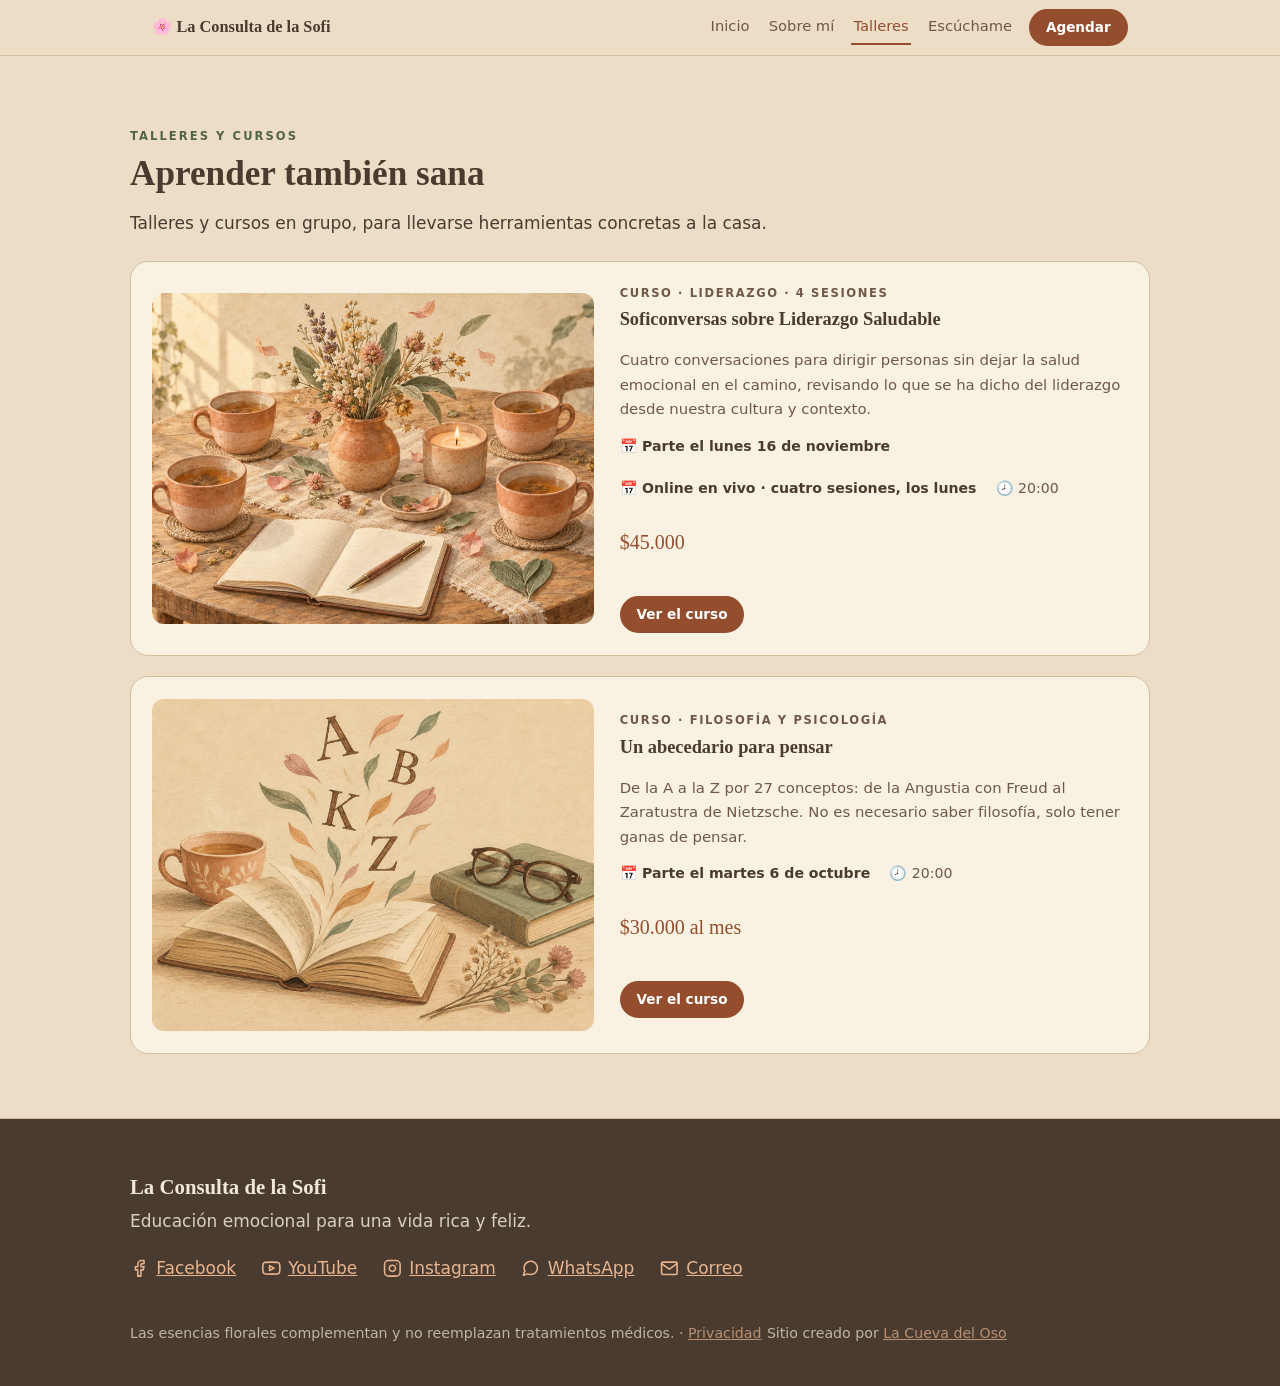
<file: talleres.html>
<!doctype html>
<html lang="es-CL">
<head>
<meta charset="utf-8">
<meta name="viewport" content="width=device-width, initial-scale=1">
<title>Talleres y cursos — La Consulta de la Sofi</title>
<meta name="description" content="Talleres y cursos de terapia floral y educación emocional con Sofía Vera. Acá aparecen las fechas cuando hay cartelera abierta.">
<link rel="canonical" href="https://laconsultadelasofi.cl/talleres.html">
<meta property="og:type" content="website">
<meta property="og:site_name" content="La Consulta de la Sofi">
<meta property="og:locale" content="es_CL">
<meta property="og:title" content="Talleres y cursos con la Sofi">
<meta property="og:description" content="Terapia floral y educación emocional en grupo. Fechas e inscripciones.">
<meta property="og:url" content="https://laconsultadelasofi.cl/talleres.html">
<meta property="og:image" content="https://laconsultadelasofi.cl/assets/sofi-avatar.jpg">
<meta property="og:image:width" content="400">
<meta property="og:image:height" content="400">
<meta property="og:image:alt" content="Ilustración de Sofía con audífonos rojos frente a un micrófono de radio">
<meta name="twitter:card" content="summary">
<link rel="icon" href="data:image/svg+xml,<svg xmlns=%22http://www.w3.org/2000/svg%22 viewBox=%220 0 100 100%22><text y=%22.9em%22 font-size=%2290%22>🌸</text></svg>">
<link rel="stylesheet" href="css/base.css">
<link rel="stylesheet" href="css/componentes.css">
</head>
<body>
<a class="skip-link" href="#main">Saltar al contenido</a>

<!-- ponytail: nav duplicado en las 6 páginas; sin build no hay includes. Si cambia, cambiarlo en las 6. -->
<nav>
  <div class="wrap">
    <a class="brand" href="./">🌸 La Consulta de la Sofi</a>
    <a class="link" href="./">Inicio</a>
    <a class="link" href="sobre-mi.html">Sobre mí</a>
    <a class="link" href="talleres.html" aria-current="page">Talleres</a>
    <a class="link" href="escuchame.html">Escúchame</a>
    <a class="btn primary small" href="agendar.html">Agendar</a>
  </div>
</nav>

<main id="main">
  <section>
    <div class="wrap">
      <span class="eyebrow">Talleres y cursos</span>
      <h1>Aprender también sana</h1>
      <p>Talleres y cursos en grupo, para llevarse herramientas concretas a la casa.</p>
      <div class="grid" id="lista-talleres"></div>
    </div>
  </section>
</main>

<!-- ponytail: footer duplicado en las 6 páginas. Si cambia, cambiarlo en las 6. -->
<footer>
  <div class="wrap">
    <h2 style="font-size:1.3rem">La Consulta de la Sofi</h2>
    <p style="opacity:.85">Educación emocional para una vida rica y feliz.</p>
    <ul class="links">
      <li><a class="ico-link" href="https://www.facebook.com/LaConsultaDeLaSofi" target="_blank" rel="noopener"><svg class="ico" viewBox="0 0 24 24" aria-hidden="true"><path d="M18 2h-3a5 5 0 0 0-5 5v3H7v4h3v8h4v-8h3l1-4h-4V7a1 1 0 0 1 1-1h3z"/></svg>Facebook</a></li>
      <li><a class="ico-link" href="https://www.youtube.com/@LaConsultadelaSofi" target="_blank" rel="noopener"><svg class="ico" viewBox="0 0 24 24" aria-hidden="true"><path d="M22.54 6.42a2.78 2.78 0 0 0-1.94-2C18.88 4 12 4 12 4s-6.88 0-8.6.46a2.78 2.78 0 0 0-1.94 2A29 29 0 0 0 1 11.75a29 29 0 0 0 .46 5.33A2.78 2.78 0 0 0 3.4 19c1.72.46 8.6.46 8.6.46s6.88 0 8.6-.46a2.78 2.78 0 0 0 1.94-1.92 29 29 0 0 0 .46-5.25 29 29 0 0 0-.46-5.41z"/><polygon points="9.75 15.02 15.5 11.75 9.75 8.48 9.75 15.02"/></svg>YouTube</a></li>
      <li><a class="ico-link" href="https://www.instagram.com/laconsultadelasofi/" target="_blank" rel="noopener"><svg class="ico" viewBox="0 0 24 24" aria-hidden="true"><rect x="2" y="2" width="20" height="20" rx="5"/><path d="M16 11.37A4 4 0 1 1 12.63 8 4 4 0 0 1 16 11.37z"/><line x1="17.5" y1="6.5" x2="17.51" y2="6.5"/></svg>Instagram</a></li>
      <li><a class="ico-link" href="https://wa.me/56928192203?text=Hola%20Sofi%2C%20te%20escribo%20desde%20tu%20p%C3%A1gina" target="_blank" rel="noopener"><svg class="ico" viewBox="0 0 24 24" aria-hidden="true"><path d="M21 11.5a8.38 8.38 0 0 1-.9 3.8 8.5 8.5 0 0 1-7.6 4.7 8.38 8.38 0 0 1-3.8-.9L3 21l1.9-5.7a8.38 8.38 0 0 1-.9-3.8 8.5 8.5 0 0 1 4.7-7.6 8.38 8.38 0 0 1 3.8-.9h.5a8.48 8.48 0 0 1 8 8z"/></svg>WhatsApp</a></li>
      <li><a class="ico-link" href="mailto:contacto@laconsultadelasofi.cl"><svg class="ico" viewBox="0 0 24 24" aria-hidden="true"><rect x="2" y="4" width="20" height="16" rx="2"/><polyline points="22,6 12,13 2,6"/></svg>Correo</a></li>
    </ul>
    <small>Las esencias florales complementan y no reemplazan tratamientos médicos. · <a href="privacidad.html">Privacidad</a></small>
    <small>Sitio creado por <a href="https://lacuevadeloso.cl" target="_blank" rel="noopener">La Cueva del Oso</a></small>
  </div>
</footer>

<script src="js/datos.js" defer></script>
<script src="js/talleres.js" defer></script>
</body>
</html>
</file>
<file: css/base.css>
:root{
    --paper:#EDDDC6; --paper-2:#E4CFB2; --ink:#4A3B30; --ink-soft:#6F5848;
    --coral:#944E2E; --coral-soft:#EFD3BC; --peach:#E8B48E; --sage:#94A883; --sage-soft:#DDE2CE;
    --sage-ink:#516544; --rose:#DBA79A; --onair:#C9564A;
    --card:#F9F1E2; --line:#D3BEA0;
    --radius:18px;
  }
  /* ponytail: single-theme deliberado — la marca de Sofi es papel arena y luz;
     un modo oscuro café no la representa. color-scheme fijo en light. */
  :root{color-scheme:light}
  *{box-sizing:border-box}
  html{scroll-behavior:smooth}
  body{
    margin:0; background:var(--paper); color:var(--ink);
    font-family:"Segoe UI", system-ui, -apple-system, sans-serif;
    font-size:17px; line-height:1.65;
    /* hereda a todo: los tamaños van en rem y crecen si el usuario sube la
       letra; sin esto, al 200% las palabras largas empujaban scroll horizontal */
    overflow-wrap:break-word;
  }
  h1,h2,h3{font-family:Georgia,"Times New Roman",serif; line-height:1.15; text-wrap:balance; margin:0 0 .4em}
  h1{font-size:clamp(2.1rem,5.5vw,3.6rem); font-weight:700}
  h2{font-size:clamp(1.5rem,3.5vw,2.2rem)}
  h3{font-size:1.15rem}
  p{margin:.4em 0 1em; max-width:62ch}
  a{color:var(--coral)}
  .eyebrow{
    display:inline-block; font-size:.72rem; letter-spacing:.18em; text-transform:uppercase;
    color:var(--sage-ink); font-weight:700; margin-bottom:.7em; max-width:100%;
  }
  section{padding:4rem 1.4rem}
  .wrap{max-width:1020px; margin:0 auto}
  /* talleres/escuchame/agendar/privacidad usan h1 como título de página sin
     .hero (WCAG: cada página necesita su h1) — mismo tamaño que h2 para no
     alterar el diseño ya aprobado */
  section .eyebrow + h1{font-size:clamp(1.5rem,3.5vw,2.2rem)}

  /* ---------- skip link ---------- */
  .skip-link{
    position:absolute; left:1rem; top:-4rem; z-index:100;
    background:var(--card); color:var(--ink); text-decoration:none; font-weight:600;
    padding:.8em 1.4em; border-radius:8px; border:2px solid var(--coral);
    transition:top .15s ease;
  }
  .skip-link:focus{top:1rem}

  /* ---------- nav / router ---------- */
  nav{
    position:sticky; top:0; z-index:20; backdrop-filter:blur(8px);
    background:color-mix(in srgb, var(--paper) 88%, transparent);
    border-bottom:1px solid var(--line);
  }
  nav .wrap{display:flex; align-items:center; gap:.9rem; padding:.55rem 1.4rem; max-width:1020px; flex-wrap:wrap}
  nav .brand{font-family:Georgia,serif; font-weight:700; font-size:1.02rem; color:var(--ink); text-decoration:none; margin-right:auto}
  nav a.link{color:var(--ink-soft); text-decoration:none; font-size:.92rem; padding:.3rem .15rem; border-bottom:2px solid transparent}
  nav a.link:hover{color:var(--coral)}
  nav a.link[aria-current="page"]{color:var(--coral); border-bottom-color:var(--coral)}
  @media (max-width:640px){
    nav .wrap{justify-content:center; gap:.15rem 1.1rem; padding:.5rem 1rem}
    nav .brand{flex-basis:100%; margin:0 0 .15rem; text-align:center}
    nav a.link{padding:.45rem .25rem}
  }
  main{display:block; animation:fadein .35s ease}
  @keyframes fadein{from{opacity:0; transform:translateY(8px)}to{opacity:1}}
  @media (prefers-reduced-motion:reduce){ main{animation:none} }

  /* ---------- scroll reveals ---------- */
  /* Por defecto .reveal está simplemente visible: si reveals.js no llega a
     correr (bloqueado, error), el contenido nunca queda oculto para siempre.
     Solo cuando el script arranca agrega js-reveals al <html>, y ahí sí
     .reveal parte oculta hasta que el IntersectionObserver la revela. */
  .reveal{opacity:1; transform:none}
  .js-reveals .reveal{
    opacity:0; transform:translateY(56px) scale(.97); filter:blur(6px);
    transition:opacity .8s ease-out, transform .8s cubic-bezier(.16,1,.3,1), filter .8s ease-out;
  }
  .js-reveals .reveal.visible{opacity:1; transform:none; filter:blur(0)}
  @media (prefers-reduced-motion:reduce){ .js-reveals .reveal{opacity:1; transform:none; filter:none; transition:none} }

  /* aviso cuando datos/*.json no carga: nunca dejar la sección en blanco */
  .aviso-carga{background:var(--card); border:1px dashed var(--coral); border-radius:14px;
    padding:1rem 1.2rem; color:var(--ink-soft); font-size:.95rem}

  /* ---------- footer ---------- */
  footer{background:#4A3B30; color:#F2E8DA; padding:3.5rem 1.4rem 2.5rem; border-top:1px solid var(--line)}
  footer h2{color:inherit}
  footer a{color:var(--peach)}
  footer .links{display:flex; gap:1.6rem; flex-wrap:wrap; margin:1.2rem 0 2rem; padding:0; list-style:none}
  footer small{opacity:.7}
  .ico-link{display:inline-flex; align-items:center; gap:.45em}
  .ico{width:1.1em; height:1.1em; stroke:currentColor; fill:none; stroke-width:2; stroke-linecap:round; stroke-linejoin:round; flex:none}
</file>
<file: css/componentes.css>
/* ---------- hero ---------- */
  /* sin overflow:hidden — al 200% de zoom recortaba el h1 y los párrafos sin
     dejar scrollbar, o sea el texto quedaba inalcanzable (WCAG 1.4.4) */
  .hero{position:relative; padding:4.5rem 1.4rem 4.5rem; background:
    radial-gradient(60rem 30rem at 110% -10%, var(--sage-soft), transparent 60%),
    radial-gradient(50rem 26rem at -20% 110%, var(--coral-soft), transparent 55%),
    var(--paper);}
  .hero .wrap{display:grid; grid-template-columns:1.2fr .8fr; gap:2.5rem; align-items:center; position:relative}
  /* un ítem de grid no se encoge bajo su contenido mínimo: sin esto una palabra
     larga del h1 estiraba la columna en vez de partirse */
  .hero .wrap > *{min-width:0}
  @media (max-width:760px){ .hero .wrap{grid-template-columns:1fr} }
  .onair{
    display:inline-flex; align-items:center; gap:.5em;
    /* ponytail: #C9564A + texto blanco da 4.27:1, bajo el mínimo AA (4.5:1) a este
       tamaño de texto. 5% más oscuro para pasar sin tocar el rojo de marca. */
    background:color-mix(in srgb, var(--onair) 95%, black 5%); color:#fff;
    font-weight:700; font-size:.8rem; letter-spacing:.14em; padding:.35em 1em; border-radius:8px;
    transform:rotate(-2deg); box-shadow:0 4px 14px color-mix(in srgb, var(--onair) 35%, transparent);
  }
  .onair .dot{width:.55em;height:.55em;border-radius:50%;background:#fff;animation:blink 1.6s infinite}
  @keyframes blink{0%,100%{opacity:1}50%{opacity:.25}}
  @media (prefers-reduced-motion:reduce){ .onair .dot,.eq span{animation:none !important} }
  .hero h1 em{font-style:italic; color:var(--coral)}
  .hero .sub{font-size:1.12rem; color:var(--ink-soft)}
  .avatar-ring{
    justify-self:center; width:min(300px,70vw); aspect-ratio:1; border-radius:50%;
    padding:10px; background:conic-gradient(from 20deg, var(--peach), var(--rose), var(--sage), var(--peach));
  }
  .avatar-ring img{width:100%; height:100%; border-radius:50%; object-fit:cover; display:block; background:#fff}
  .cta-row{display:flex; gap:.8rem; flex-wrap:wrap; margin-top:1.4rem}
  .btn{
    display:inline-block; text-decoration:none; font-weight:600; border-radius:999px;
    padding:.65em 1.5em; border:2px solid var(--coral); transition:transform .15s ease;
    cursor:pointer; font-family:inherit; font-size:1rem; background:none; color:var(--coral);
    max-width:100%; /* etiquetas largas envuelven en vez de desbordar la pantalla */
  }
  .btn:hover{transform:translateY(-2px)}
  .btn.primary{background:var(--coral); color:#fff}
  .btn.small{font-size:.85rem; padding:.4em 1.1em}
  .btn:disabled{opacity:.45; cursor:not-allowed; transform:none}
  .hero .credo{margin-top:2rem; font-family:Georgia,serif; font-style:italic; color:var(--ink-soft); border-left:3px solid var(--sage); padding-left:1em}

  /* ---------- cards / grids ---------- */
  /* Sobre --paper-2 (12% más oscuro que --paper) los tres tokens de texto caían
     bajo AA: coral 4.09, sage-ink 4.21, ink-soft 4.38. Se redefinen en el scope
     de .alt en vez de aclarar el fondo — aclararlo lo suficiente lo dejaba
     igual a --paper y la alternancia de secciones desaparecía. */
  .alt{
    background:var(--paper-2);
    --coral:#8A4829; --sage-ink:#4B5D3E; --ink-soft:#685343;
  }
  /* min(220px,100%): el mínimo fijo generaba scroll horizontal a 320px */
  .grid{display:grid; gap:1.2rem; grid-template-columns:repeat(auto-fit,minmax(min(220px,100%),1fr)); margin-top:1.5rem}
  .card{
    background:var(--card); border:1px solid var(--line); border-radius:var(--radius);
    padding:1.4rem 1.3rem; position:relative;
    display:flex; flex-direction:column;
    transition:transform .18s ease, box-shadow .18s ease, border-color .18s ease;
  }
  .card:hover{
    transform:translateY(-4px); border-color:var(--peach);
    box-shadow:0 10px 24px color-mix(in srgb, var(--ink) 12%, transparent);
  }
  @media (prefers-reduced-motion:reduce){ .card, .card:hover{transform:none; transition:none} }
  .card .flower{font-size:1.6rem; line-height:1; margin-bottom:.5rem}
  .card h3{margin-bottom:.3em}
  .card p{font-size:.93rem; color:var(--ink-soft); margin-bottom:0; flex:1}
  /* el párrafo absorbe el sobrante (flex:1 arriba) y empuja el botón al fondo:
     así dos tarjetas hermanas con textos de distinto largo alinean sus botones */
  .card .btn{margin-top:1.1rem; align-self:flex-start}

  /* lista de formas de colaborar (colaborar.html) — prosa, no tarjetas: no son
     opciones que se elijan, son ejemplos que se leen */
  .formas{list-style:none; padding:0; margin:1.4rem 0 1.6rem; max-width:62ch}
  .formas li{padding:0 0 0 1.4rem; margin-bottom:1rem; position:relative; color:var(--ink-soft)}
  .formas li::before{content:"—"; position:absolute; left:0; color:var(--coral)}
  .formas strong{color:var(--ink)}

  /* ---------- testimonios ---------- */
  /* techo en px: las estrellas van en nowrap (partirlas se leería como nota
     menor) y al 200% desbordaban. Decorativas: el "5,0" va al lado y sí escala */
  .rating{color:var(--coral); font-size:min(1.7rem,40px); letter-spacing:.1em; line-height:1; white-space:nowrap}
  .testi{font-family:Georgia,serif; font-style:italic; font-size:1.02rem; line-height:1.5}
  .testi-quien{font-size:.82rem; color:var(--ink-soft); margin-top:.9rem}

  /* ---------- botiquín ---------- */
  .chips{display:flex; flex-wrap:wrap; gap:.6rem; margin:1.4rem 0}
  .chip{
    border:1.5px solid var(--line); background:var(--card); color:var(--ink);
    border-radius:999px; padding:.5em 1.2em; font-size:.95rem; cursor:pointer;
    font-family:inherit; transition:all .15s ease;
  }
  .chip:hover{border-color:var(--sage); transform:translateY(-1px)}
  .chip[aria-pressed="true"]{background:var(--sage-ink); border-color:var(--sage-ink); color:#fff}
  .chip:focus-visible,.btn:focus-visible,a:focus-visible{outline:3px solid var(--ink); outline-offset:2px}
  .receta{
    margin-top:1rem; background:var(--card); border:1px dashed var(--sage); border-radius:var(--radius);
    padding:1.5rem 1.6rem;
  }
  .receta[hidden]{display:none}
  .receta .esencia{font-family:Georgia,serif; font-size:1.5rem; color:var(--coral); margin:0 0 .15em}
  .receta .sistema{font-size:.78rem; letter-spacing:.14em; text-transform:uppercase; color:var(--sage-ink); font-weight:700}
  .receta p{margin:.6em 0 0}
  .receta .nota{font-size:.85rem; color:var(--ink-soft); font-style:italic}
  .receta #r-img{width:100%; max-width:220px; height:auto; border-radius:var(--radius); display:block}

  /* ---------- podcast / radioteca ---------- */
  .eq{display:flex; align-items:flex-end; gap:5px; height:64px}
  .eq span{width:9px; background:var(--peach); border-radius:4px 4px 0 0; animation:eq 1.1s ease-in-out infinite}
  .eq span:nth-child(2){animation-delay:.15s; background:var(--rose)}
  .eq span:nth-child(3){animation-delay:.3s; background:var(--sage)}
  .eq span:nth-child(4){animation-delay:.45s; background:var(--peach)}
  .eq span:nth-child(5){animation-delay:.6s; background:var(--rose)}
  .eq span:nth-child(6){animation-delay:.75s; background:var(--sage)}
  @keyframes eq{0%,100%{height:18%}50%{height:100%}}
  .panel{
    display:grid; grid-template-columns:auto 1fr; gap:1.6rem; align-items:center;
    background:var(--card); border:1px solid var(--line); border-radius:var(--radius); padding:1.8rem;
  }
  @media (max-width:640px){ .panel{grid-template-columns:1fr} }
  .stat-row{display:flex; gap:2.2rem; flex-wrap:wrap; margin-top:1rem}
  .stat b{font-family:Georgia,serif; font-size:1.7rem; color:var(--coral); font-variant-numeric:tabular-nums}
  .stat span{display:block; font-size:.83rem; color:var(--ink-soft)}
  .dial-card{display:block; text-decoration:none; color:var(--ink)}
  .dial-card .freq{
    font-family:Consolas,monospace; font-size:.8rem; color:var(--coral); letter-spacing:.1em;
    border:1px solid var(--line); border-radius:6px; padding:.15em .6em; display:inline-block; margin-bottom:.6rem;
    background:var(--paper);
  }
  .dial-card:hover{border-color:var(--coral)}
  .dial-card .dur{font-size:.8rem; color:var(--ink-soft)}
  .dial-line{height:6px; border-radius:3px; margin-top:.9rem;
    background:repeating-linear-gradient(90deg, var(--line) 0 2px, transparent 2px 12px);
    position:relative}
  .dial-line i{position:absolute; top:-4px; width:3px; height:14px; background:var(--coral); border-radius:2px}

  /* ---------- talleres ---------- */
  .taller-card, .taller-texto{display:flex; flex-direction:column; gap:.4rem}
  /* ponytail: la ficha con imagen ocupa toda la fila; si algún día hay varias, se apilan */
  .taller-card.con-img{grid-column:1/-1; display:grid; grid-template-columns:minmax(0,1fr) minmax(0,1.15fr); gap:1.6rem; align-items:center}
  .taller-card.con-img img{width:100%; height:auto; border-radius:calc(var(--radius) - 6px); display:block}
  @media (max-width:640px){ .taller-card.con-img{grid-template-columns:1fr} }
  .taller-card .tag{font-size:.72rem; letter-spacing:.14em; text-transform:uppercase; color:var(--ink-soft); font-weight:700}
  .taller-card .meta{display:flex; gap:1.2rem; flex-wrap:wrap; font-size:.88rem; color:var(--ink-soft); margin:.4rem 0 .8rem}
  .taller-card .meta b{color:var(--ink)}
  /* ponytail: .precio global — lo comparten talleres y las tarjetas de aporte */
  .precio{font-family:Georgia,serif; font-size:1.25rem; color:var(--coral)}
  /* el precio iba más grande que el nombre del plan (1.25 vs 1.15rem) y la
     sección se leía como tarifario en vez de invitación: acá manda el nombre */
  .precio.aporte{font-size:.98rem; color:var(--ink-soft); font-family:inherit}
  .cupos{display:inline-block; font-size:.78rem; background:var(--sage-soft); color:var(--ink); border-radius:999px; padding:.2em .9em; font-weight:600}
  .cupos.pocos{background:var(--coral-soft)}
  /* Sección sin contenido todavía: no es un error, así que se ve tranquila. */
  .aviso-vacio{background:var(--card); border:1px solid var(--line); border-radius:var(--radius);
    padding:1.2rem 1.4rem; color:var(--ink-soft); max-width:38rem}

  /* ---------- agendar ---------- */
  /* .nota-agenda: aparte, en itálica. .nota-pie: letra chica factual (fuentes, condiciones) */
  .nota-agenda,.nota-pie{font-size:.92rem; color:var(--ink-soft); font-style:italic; margin-top:1.4rem; max-width:38rem}
  .nota-pie{font-style:normal; max-width:60ch}

  /* ---------- página legal ---------- */
  .legal h3{margin-top:2.2rem; color:var(--sage-ink)}
  .legal ul{max-width:62ch; padding-left:1.2rem}
  .legal li{margin-bottom:.6em}

  /* ---------- línea de tiempo (sobre-mi.html) ---------- */
  /* ponytail: <ol> con un riel de borde y puntos en ::before. Sin librería,
     sin JS: son ~5 hitos estáticos. */
  .timeline{list-style:none; margin:2rem 0 0; padding:0 0 0 1.8rem; max-width:62ch;
    border-left:2px solid var(--line)}
  .timeline li{position:relative; padding-bottom:2rem}
  .timeline li:last-child{padding-bottom:0}
  .timeline li::before{
    content:""; position:absolute; left:calc(-1.8rem - 7px); top:.45em;
    width:12px; height:12px; border-radius:50%;
    background:var(--coral); border:2px solid var(--paper);
  }
  .timeline .cuando{
    display:block; font-size:.72rem; letter-spacing:.14em; text-transform:uppercase;
    color:var(--sage-ink); font-weight:700; margin-bottom:.2em;
  }
  .timeline .hito{font-family:Georgia,serif; font-size:1.15rem; color:var(--ink); margin:0 0 .3em}
  .timeline p{margin:0; font-size:.95rem; color:var(--ink-soft)}
  @media (max-width:640px){
    .timeline{padding-left:1.3rem}
    .timeline li::before{left:calc(-1.3rem - 7px)}
  }

  /* ---------- "Por qué hago esto" (sobre-mi.html) ---------- */
  /* Texto de Sofía, grave: bloque oscuro local a esta sección. No es dark mode
     ni toca :root (decisión en proyecto/diseno.md, HU-25). */
  section.manifiesto{background:#3E3128; color:#F3E7D5}
  section.manifiesto h2, section.manifiesto strong{color:#fff}
  section.manifiesto .eyebrow{color:#E8B48E}
  section.manifiesto p{
    font-family:Georgia,"Times New Roman",serif; font-size:1.14rem; line-height:1.72;
    max-width:60ch; color:#F3E7D5;
  }
  section.manifiesto p:first-of-type::first-letter{
    float:left; font-size:3.4rem; line-height:.86; padding:.06em .12em 0 0; color:#E8B48E;
  }

  #petals{position:absolute; inset:0; width:100%; height:100%; pointer-events:none}
</file>
<file: css/avatar.css>
/* El retrato original conserva el espacio y queda debajo del clip. */
.avatar-intro{position:relative}
.avatar-intro video{
  position:absolute;
  inset:10px;
  width:calc(100% - 20px);
  height:calc(100% - 20px);
  object-fit:cover;
  border-radius:50%;
  pointer-events:none;
  opacity:0;
  transition:opacity .18s ease;
}
.avatar-intro video.is-playing{opacity:1}
@media (prefers-reduced-motion:reduce){
  .avatar-intro video{display:none; transition:none}
}
</file>
<file: css/curso.css>
/* Página de un curso (curso-abecedario.html). Se carga después de
   base.css y componentes.css; solo agrega lo propio de esta página. */

.curso-intro{display:grid; grid-template-columns:1.3fr .7fr; gap:2.5rem; align-items:start}
.curso-intro > *{min-width:0}
.bajada{font-family:Georgia,serif; font-style:italic; font-size:1.25rem; color:var(--ink-soft); margin-top:-.2em}
@media (max-width:760px){ .curso-intro{grid-template-columns:1fr} }

/* video vertical de la invitación: tope de alto para que no ocupe toda la
   pantalla en escritorio */
.video-invitacion{width:100%; max-width:320px; max-height:80vh; aspect-ratio:9/16;
  justify-self:center; border-radius:var(--radius); background:var(--ink); display:block}

.curso-datos{list-style:none; padding:0; margin:1.2rem 0 0; max-width:62ch}
.curso-datos li{padding-left:1.6rem; position:relative; margin-bottom:.5rem}
.curso-datos li::before{content:"✿"; position:absolute; left:0; color:var(--coral)}

/* temario: una ficha por letra */
.abecedario{list-style:none; padding:0; margin:1.8rem 0 0; display:grid; gap:.9rem;
  grid-template-columns:repeat(auto-fill,minmax(min(200px,100%),1fr))}
.abecedario li{background:var(--card); border:1px solid var(--line); border-radius:14px;
  padding:.9rem 1rem; display:grid; gap:.1rem .7rem;
  /* minmax(0,…): con 1fr la columna no baja de su palabra más larga
     ("contemporánea") y al 200% de letra desbordaba la pantalla */
  grid-template-columns:2.4rem minmax(0,1fr)}
.abecedario .letra{grid-row:span 2; font-family:Georgia,serif; font-size:2rem; line-height:1;
  color:var(--coral)}
.abecedario .concepto{font-family:Georgia,serif; font-weight:700; color:var(--ink)}
.abecedario .autor{font-size:.85rem; color:var(--ink-soft)}

.quien{display:flex; gap:1.4rem; align-items:center; flex-wrap:wrap; max-width:40rem}
.quien img{width:140px; height:140px; border-radius:50%; object-fit:cover; flex:none}
.quien > div{flex:1 1 16rem}

/* Curso Relaciones humanas en tiempos líquidos. Mantiene la estructura del
   curso de referencia, pero usa una foto real de Sofía en vez de video. */
.curso-retrato{margin:0; justify-self:center; max-width:320px}
.curso-retrato img{display:block; width:100%; aspect-ratio:4/5; object-fit:cover;
  object-position:center 50%; border-radius:var(--radius)}
.curso-retrato figcaption{margin-top:.7rem; color:var(--ink-soft); font-size:.88rem;
  font-style:italic; text-align:center}
.recorrido-grid{display:grid; gap:1rem; margin-top:1.8rem;
  grid-template-columns:repeat(3,minmax(0,1fr))}
.recorrido-item{background:var(--card); border:1px solid var(--line); border-radius:var(--radius);
  padding:1.25rem 1.2rem}
.recorrido-item span{display:block; margin-bottom:.65rem; color:var(--coral); font-family:Georgia,serif;
  font-size:1.7rem; line-height:1}
.recorrido-item h3{font-size:1.22rem}
.recorrido-item p{margin-bottom:0; color:var(--ink-soft); font-size:.94rem}
/* 4 sesiones (Liderazgo Saludable): 2×2 en vez de 3 columnas con una huérfana */
.recorrido-grid.cuatro{grid-template-columns:repeat(2,minmax(0,1fr))}
.curso-cierre{max-width:760px}
@media (max-width:760px){.curso-retrato{max-width:min(320px,85vw)}.recorrido-grid{grid-template-columns:1fr}}

/* Taller Venus y tu manera de amar. */
.venus-hero{overflow:hidden}
.venus-aprendizajes{grid-template-columns:repeat(3,minmax(0,1fr))}
.venus-casa-siete{max-width:760px}
.venus-dos-columnas{display:grid; grid-template-columns:repeat(2,minmax(0,1fr)); gap:1rem; margin-top:1.4rem}
.venus-dos-columnas article{padding:1.2rem; background:var(--card); border:1px solid var(--line); border-radius:var(--radius)}
.venus-dos-columnas h3{color:var(--coral); font-family:Georgia,serif; font-size:1.35rem}
.venus-dos-columnas p{margin-bottom:0; color:var(--ink-soft)}
.venus-ficha-grid{display:grid; grid-template-columns:repeat(2,minmax(0,1fr)); gap:1rem; margin-top:1.5rem}
.venus-ficha{padding:1.15rem 1.2rem; background:var(--card); border:1px solid var(--line); border-radius:var(--radius)}
.venus-ficha span,.venus-precios span{display:block; color:var(--ink-soft); font-size:.85rem; margin-bottom:.35rem}
.venus-ficha strong,.venus-precios strong{font-family:Georgia,serif; font-size:1.08rem}
.venus-precios{display:flex; flex-wrap:wrap; gap:1rem; margin:1rem 0 0}
.venus-precios > div{min-width:10rem; padding:1rem 1.15rem; border-left:3px solid var(--coral); background:rgba(215,112,105,.08)}
.venus-contacto{font-weight:700}
@media (max-width:760px){.venus-visual{max-width:280px}.venus-aprendizajes,.venus-dos-columnas,.venus-ficha-grid{grid-template-columns:1fr}.venus-precios{display:grid; grid-template-columns:1fr}}
</file>
